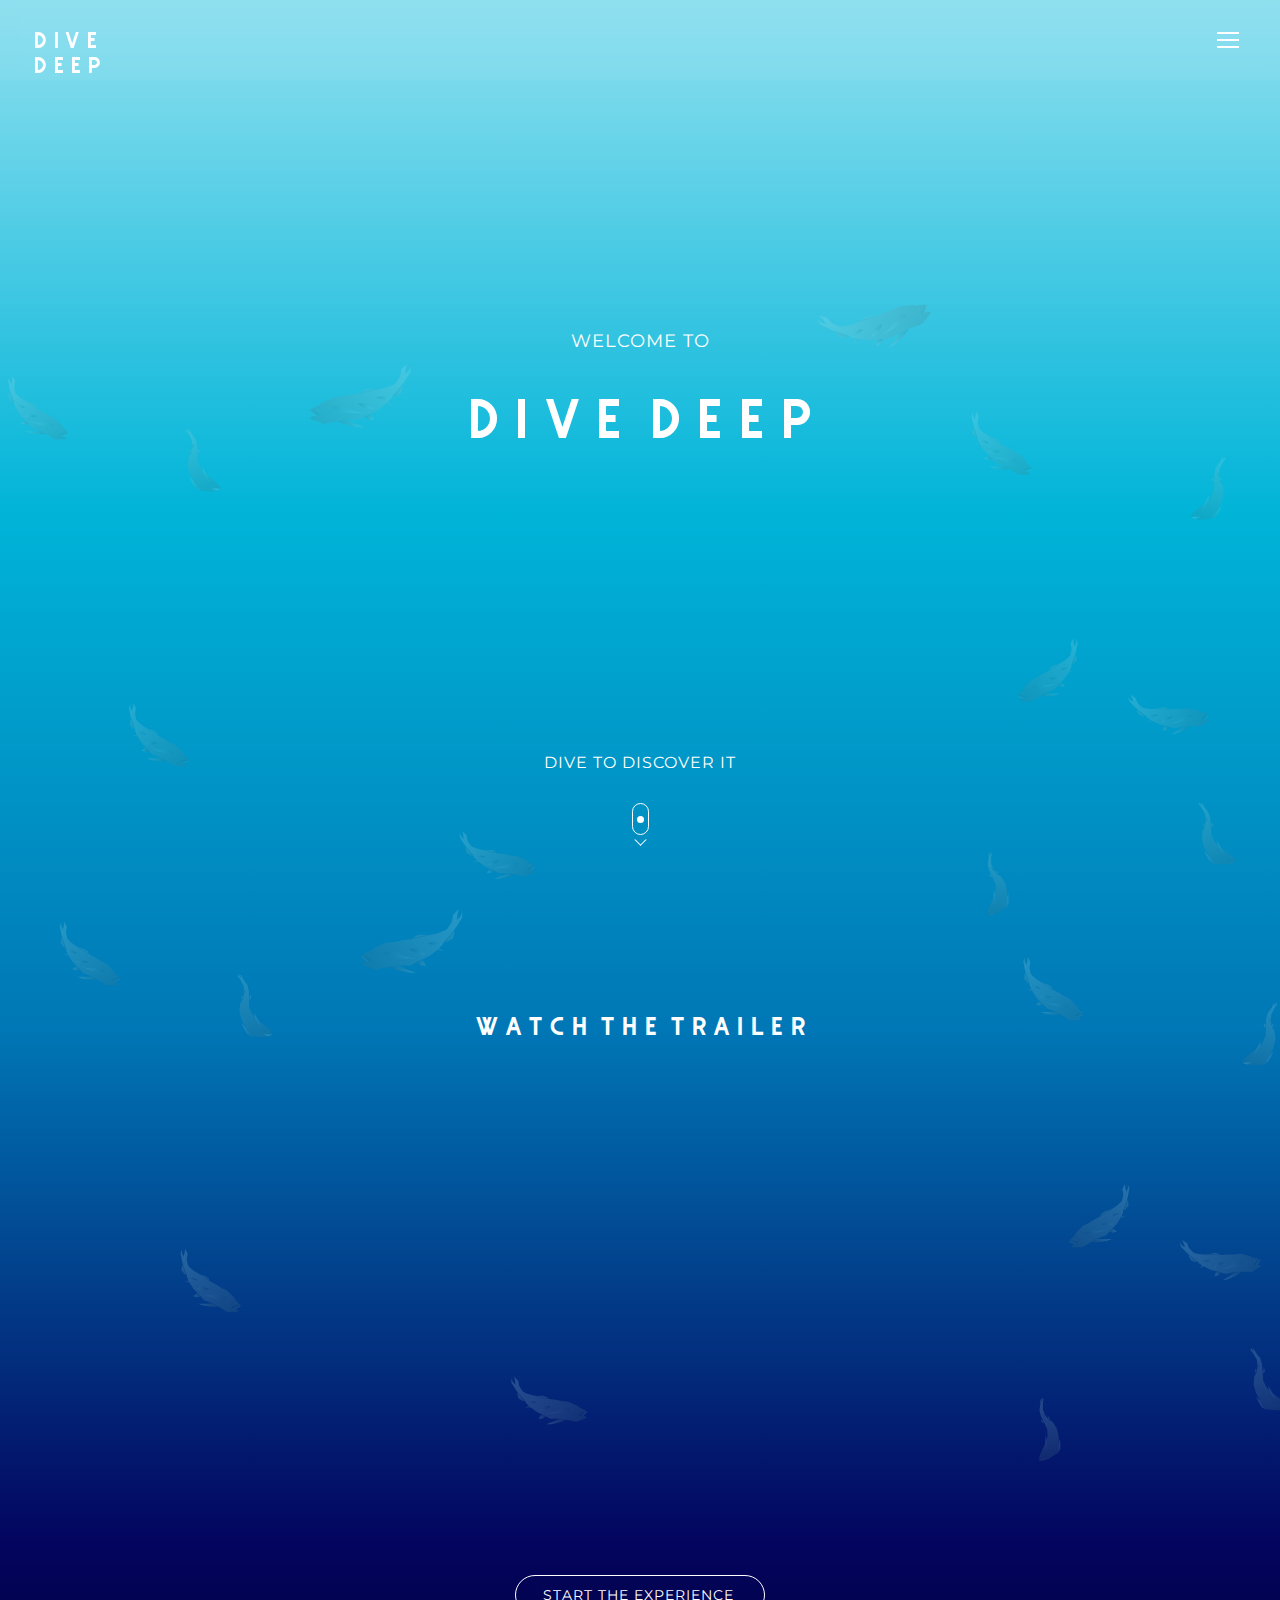
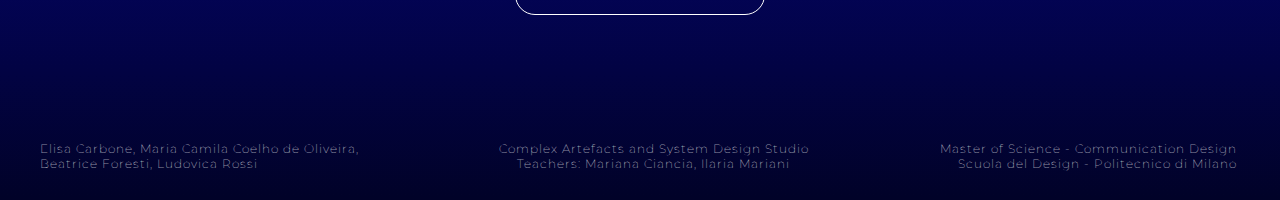
<file: index.html>
<!DOCTYPE html>
<html lang="en">

  <head>
    <meta charset="UTF-8"/>
    <meta name="viewport" content="width=device-width, initial-scale=1.0" />
    <meta http-equiv="X-UA-Compatible" content="ie=edge" />
    <link rel="stylesheet" href="style.css"/>
    <link rel="preconnect" href="https://fonts.gstatic.com">
    <link href="https://fonts.googleapis.com/css2?family=Montserrat:wght@300;400;700&display=swap" rel="stylesheet">
    <title> Dive Deep </title>
    <link rel="shortcut icon" href="assets/images/favicon.ico">
  </head>

  <body>

    <div id="background"> </div>
    <img id="bg-image" src="assets/images/bg-fish.svg">
    <img id="bg-image2" src="assets/images/bg-fish2.svg">

    <div id="topbar">
      <div id="topbarblur"> </div>
      <div id="divedeeplogo"> Dive Deep </div>
      <nav class="navbar">

        <div class="hamburger-menu">
          <div class="line line-1"> </div>
          <div class="line line-2"> </div>
          <div class="line line-3"> </div>
        </div>

        <ul class="nav-list">
            <li class="nav-item">
              <a href="index.html" class="nav-link"> <div class="logo"> Dive Deep </div> </a>
            </li>
            <li class="nav-item">
              <a href="casestudy.html" class="nav-link"> The project </a>
            </li>
            <li class="nav-item">
              <a href="extracontents.html" class="nav-link"> Spin Offs </a>
            </li>
            <li class="nav-item">
              <a href="digitalevent.html" class="nav-link"> Act Deep </a>
            </li>
            <li class="nav-item">
              <a href="credits.html" class="nav-link"> Credits </a>
            </li>
            <li class="nav-item">
              <a href="signin.html" class="nav-link"> Profile </a>
            </li>
        </ul>
      </nav>
    </div>

<div id="homepage">
    <div id="welcometo"> Welcome to </div>
    <div id="title"> Dive Deep </div>
    <div id="divetodiscoverit"> Dive to discover it </div>
    <div id="scroll-down"> <a href="#divedeeper" class="scroll-down">
          <div class="mouse"> <span> </span> </div>
          <div class="arrow"> <span> </span> </div>
        </a> </div>
</div>

<div id="divedeeper">
        <div id="watchthetrailer"> Watch the trailer </div>
        <div id="starttheexperience"> <a href="register.html" class="button"> Start the experience</a> </div>
        <div id="trailer-space"> <iframe src="https://player.vimeo.com/video/568156156?badge=0&amp;autopause=0&amp;player_id=0&amp;app_id=58479" width="640" height="360" frameborder="0" allow="autoplay; fullscreen; picture-in-picture" allowfullscreen title="Dive Deep Teaser"></iframe>
        </div>
</div>

<div id="footer-name">
  <ul class="name-list">
        <li class="name-item"> Elisa Carbone, Maria Camila Coelho de Oliveira, </li>
        <li class="name-item"> Beatrice Foresti, Ludovica Rossi </li>
      </ul> </div>

<div id="footer-teacher">
  <ul class="teacher-list">
        <li class="teacher-item"> Complex Artefacts and System Design Studio </li>
        <li class="teacher-item"> Teachers: Mariana Ciancia, Ilaria Mariani </li>
      </ul> </div>

<div id="footer-school">
  <ul class="school-list">
        <li class="school-item"> Master of Science - Communication Design </li>
        <li class="school-item"> Scuola del Design - Politecnico di Milano </li>
      </ul> </div>

    <script src="script.js"></script>
  </body>

</html>
</file>
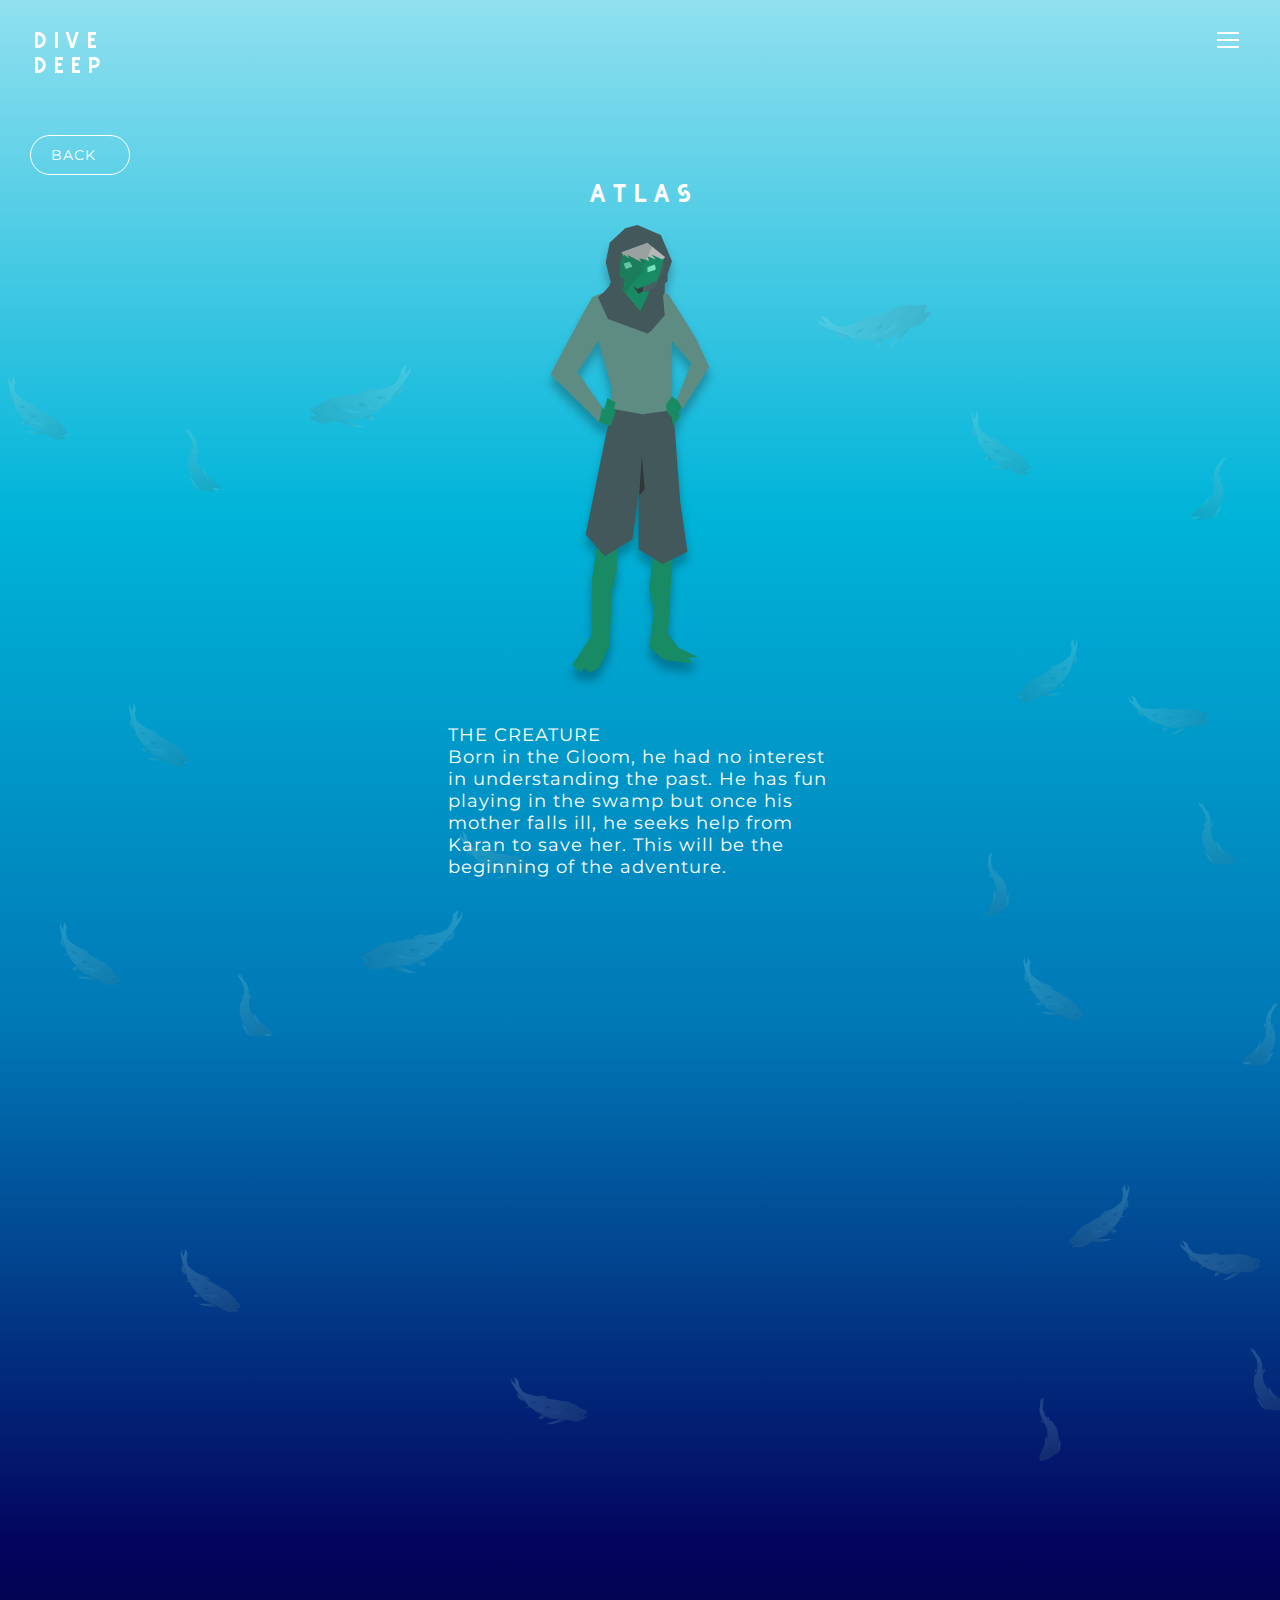
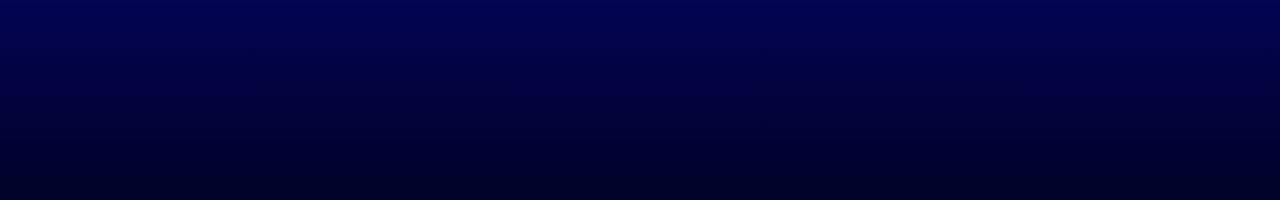
<file: casestudy-atlas.html>
<!DOCTYPE html>
<html lang="en">

  <head>
    <meta charset="UTF-8"/>
    <meta name="viewport" content="width=device-width, initial-scale=1.0" />
    <meta http-equiv="X-UA-Compatible" content="ie=edge" />
    <link rel="stylesheet" href="casestudy.css"/>
    <link rel="preconnect" href="https://fonts.gstatic.com">
    <link rel="preconnect" href="https://fonts.gstatic.com">
    <link href="https://fonts.googleapis.com/css2?family=Montserrat:wght@300;400;700&display=swap" rel="stylesheet">
    <title> Dive Deep - Atlas </title>
    <link rel="shortcut icon" href="assets/images/favicon.ico">
  </head>

  <body>

    <div id="background"> </div>
    <img id="bg-image-a" src="assets/images/bg-fish.svg">
    <img id="bg-image-a2" src="assets/images/bg-fish2.svg">
    <div id="topbar">
    <div id="divedeeplogo"> <a href="index.html" class="homepagelink"> Dive Deep </a> </div>

    <nav class="navbar">

      <div class="hamburger-menu">
        <div class="line line-1"> </div>
        <div class="line line-2"> </div>
        <div class="line line-3"> </div>
      </div>

      <ul class="nav-list">
          <li class="nav-item">
            <a href="index.html" class="nav-link"> <div class="logo"> Dive Deep </div> </a>
          </li>
          <li class="nav-item">
            <a href="casestudy.html" class="nav-link"> Case Study </a>
          </li>
          <li class="nav-item">
            <a href="extracontents.html" class="nav-link"> Extra Contents </a>
          </li>
          <li class="nav-item">
            <a href="digitalevent.html" class="nav-link"> Digital Event </a>
          </li>
          <li class="nav-item">
            <a href="credits.html" class="nav-link"> Credits </a>
          </li>
          <li class="nav-item">
            <a href="signin.html" class="nav-link"> Profile </a>
          </li>
      </ul>

    </nav> </div>

    <div id="karanpage">
      <div id="back"> <a href="casestudy.html#thecharacters" class="button b1"> Back </a> </div>
      <div id="karantitle" class="subtitle">Atlas</div>
      <img id="imgkaran2" src="assets/images/Atlas.svg" alt="Atlas" width="auto" height="auto">
      <div id="karantext"> THE CREATURE <br> Born in the Gloom, he had no interest in understanding the past. He has fun playing in the swamp but once his mother falls ill, he seeks help from Karan to save her. This will be the beginning of the adventure.
    </div>


    <!-- <p> This section is under construction!</p> -->

    <script src="script.js"></script>
  </body>

</html>
</file>
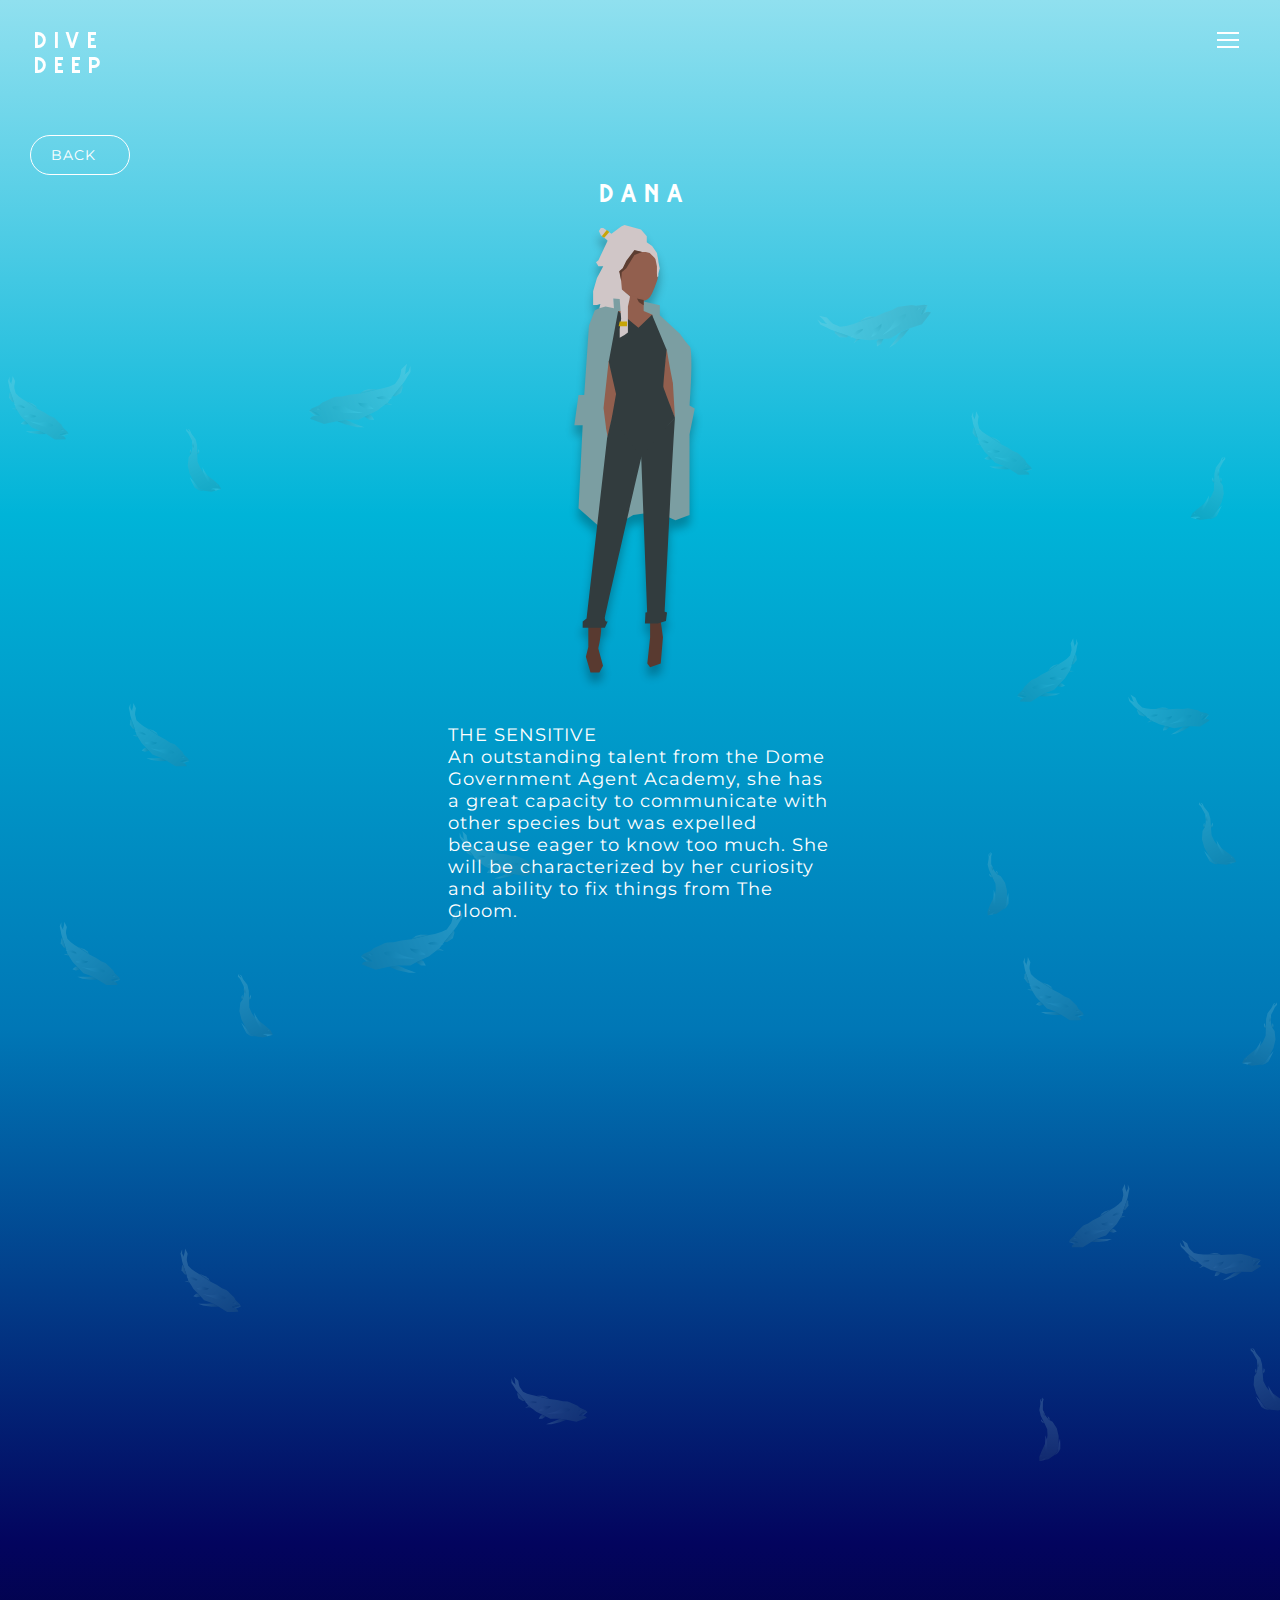
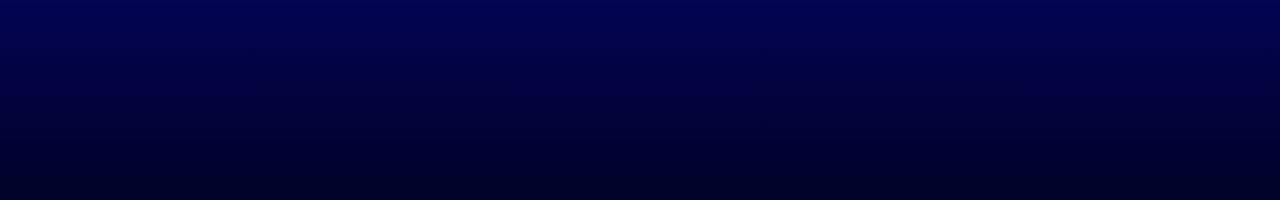
<file: casestudy-dana.html>
<!DOCTYPE html>
<html lang="en">

  <head>
    <meta charset="UTF-8"/>
    <meta name="viewport" content="width=device-width, initial-scale=1.0" />
    <meta http-equiv="X-UA-Compatible" content="ie=edge" />
    <link rel="stylesheet" href="casestudy.css"/>
    <link rel="preconnect" href="https://fonts.gstatic.com">
    <link rel="preconnect" href="https://fonts.gstatic.com">
    <link href="https://fonts.googleapis.com/css2?family=Montserrat:wght@300;400;700&display=swap" rel="stylesheet">
    <title> Dive Deep - Dana </title>
    <link rel="shortcut icon" href="assets/images/favicon.ico">
  </head>

  <body>

    <div id="background"> </div>
    <img id="bg-image-a" src="assets/images/bg-fish.svg">
    <img id="bg-image-a2" src="assets/images/bg-fish2.svg">
    <div id="topbar">
    <div id="divedeeplogo"> <a href="index.html" class="homepagelink"> Dive Deep </a> </div>

    <nav class="navbar">

      <div class="hamburger-menu">
        <div class="line line-1"> </div>
        <div class="line line-2"> </div>
        <div class="line line-3"> </div>
      </div>

      <ul class="nav-list">
          <li class="nav-item">
            <a href="index.html" class="nav-link"> <div class="logo"> Dive Deep </div> </a>
          </li>
          <li class="nav-item">
            <a href="casestudy.html" class="nav-link"> Case Study </a>
          </li>
          <li class="nav-item">
            <a href="extracontents.html" class="nav-link"> Extra Contents </a>
          </li>
          <li class="nav-item">
            <a href="digitalevent.html" class="nav-link"> Digital Event </a>
          </li>
          <li class="nav-item">
            <a href="credits.html" class="nav-link"> Credits </a>
          </li>
          <li class="nav-item">
            <a href="signin.html" class="nav-link"> Profile </a>
          </li>
      </ul>

    </nav> </div>

    <div id="karanpage">
      <div id="back"> <a href="casestudy.html#thecharacters" class="button b1"> Back </a> </div>
      <div id="karantitle" class="subtitle">Dana</div>
      <img id="imgkaran2" src="assets/images/Dana.svg" alt="Atlas" width="auto" height="auto">
      <div id="karantext"> THE SENSITIVE <br> An outstanding talent from the Dome Government Agent Academy, she has a great capacity to communicate with other species but was expelled because eager to know too much. She will be characterized by her curiosity and ability to fix things from The Gloom.
    </div>


    <!-- <p> This section is under construction!</p> -->

    <script src="script.js"></script>
  </body>

</html>
</file>
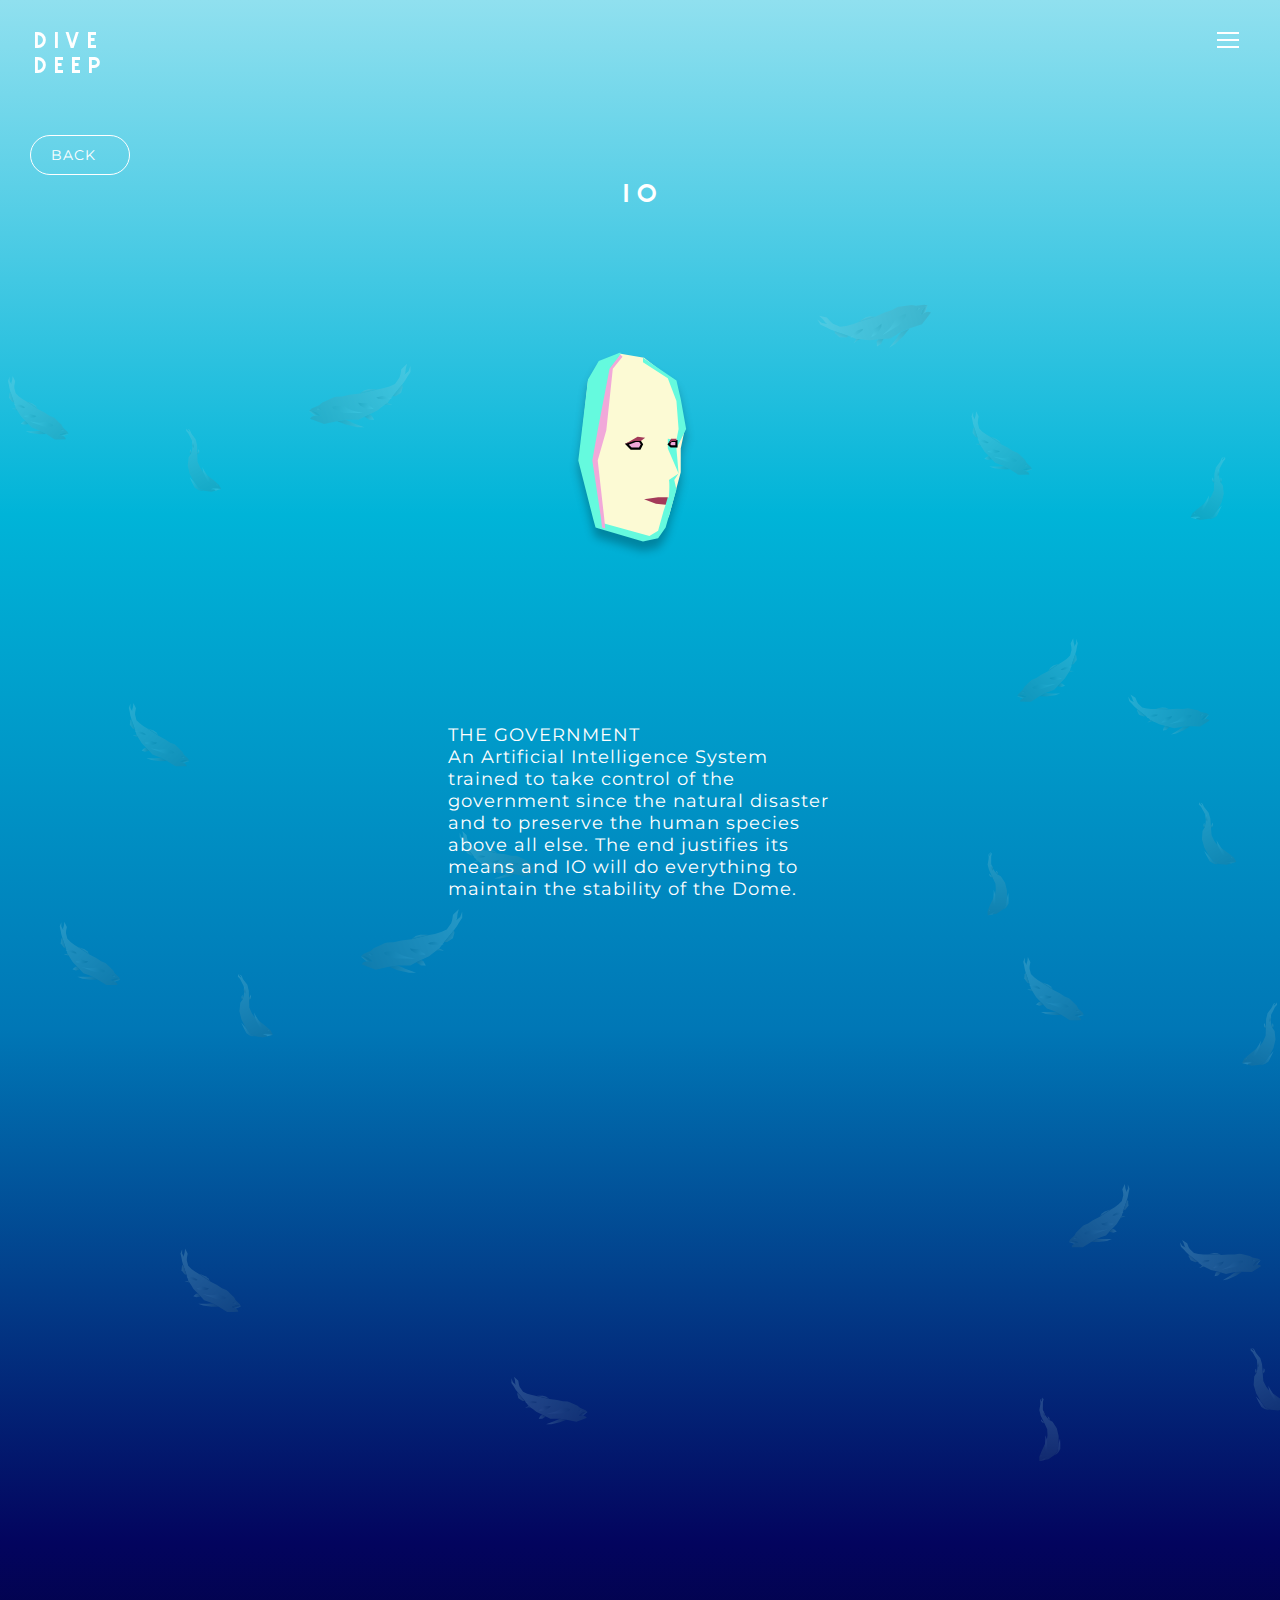
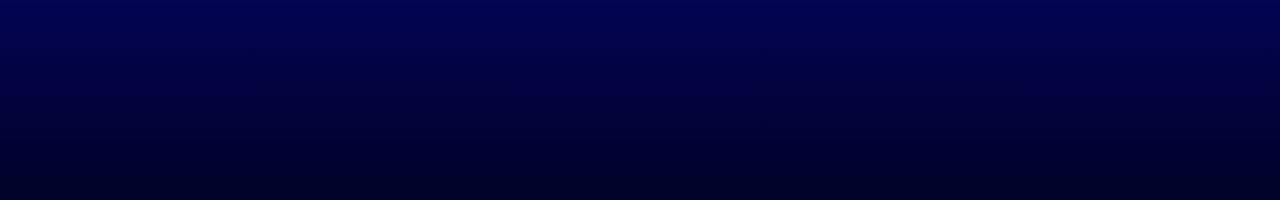
<file: casestudy-io.html>
<!DOCTYPE html>
<html lang="en">

  <head>
    <meta charset="UTF-8"/>
    <meta name="viewport" content="width=device-width, initial-scale=1.0" />
    <meta http-equiv="X-UA-Compatible" content="ie=edge" />
    <link rel="stylesheet" href="casestudy.css"/>
    <link rel="preconnect" href="https://fonts.gstatic.com">
    <link rel="preconnect" href="https://fonts.gstatic.com">
    <link href="https://fonts.googleapis.com/css2?family=Montserrat:wght@300;400;700&display=swap" rel="stylesheet">
    <title> Dive Deep - IO </title>
    <link rel="shortcut icon" href="assets/images/favicon.ico">
  </head>

  <body>

    <div id="background"> </div>
    <img id="bg-image-a" src="assets/images/bg-fish.svg">
    <img id="bg-image-a2" src="assets/images/bg-fish2.svg">
    <div id="topbar">
    <div id="divedeeplogo"> <a href="index.html" class="homepagelink"> Dive Deep </a> </div>

    <nav class="navbar">

      <div class="hamburger-menu">
        <div class="line line-1"> </div>
        <div class="line line-2"> </div>
        <div class="line line-3"> </div>
      </div>

      <ul class="nav-list">
          <li class="nav-item">
            <a href="index.html" class="nav-link"> <div class="logo"> Dive Deep </div> </a>
          </li>
          <li class="nav-item">
            <a href="casestudy.html" class="nav-link"> Case Study </a>
          </li>
          <li class="nav-item">
            <a href="extracontents.html" class="nav-link"> Extra Contents </a>
          </li>
          <li class="nav-item">
            <a href="digitalevent.html" class="nav-link"> Digital Event </a>
          </li>
          <li class="nav-item">
            <a href="credits.html" class="nav-link"> Credits </a>
          </li>
          <li class="nav-item">
            <a href="signin.html" class="nav-link"> Profile </a>
          </li>
      </ul>

    </nav> </div>

    <div id="karanpage">
    <div id="back"> <a href="casestudy.html#thecharacters" class="button b1"> Back </a> </div>
      <div id="karantitle" class="subtitle">IO</div>
      <img id="imgkaran2" src="assets/images/IO.svg" alt="Atlas" width="auto" height="auto">
      <div id="karantext"> THE GOVERNMENT <br> An Artificial Intelligence System trained to take control of the government since the natural disaster and to preserve the human species above all else. The end justifies its means and IO will do everything to maintain the stability of the Dome.
    </div>


    <!-- <p> This section is under construction!</p> -->

    <script src="script.js"></script>
  </body>

</html>
</file>
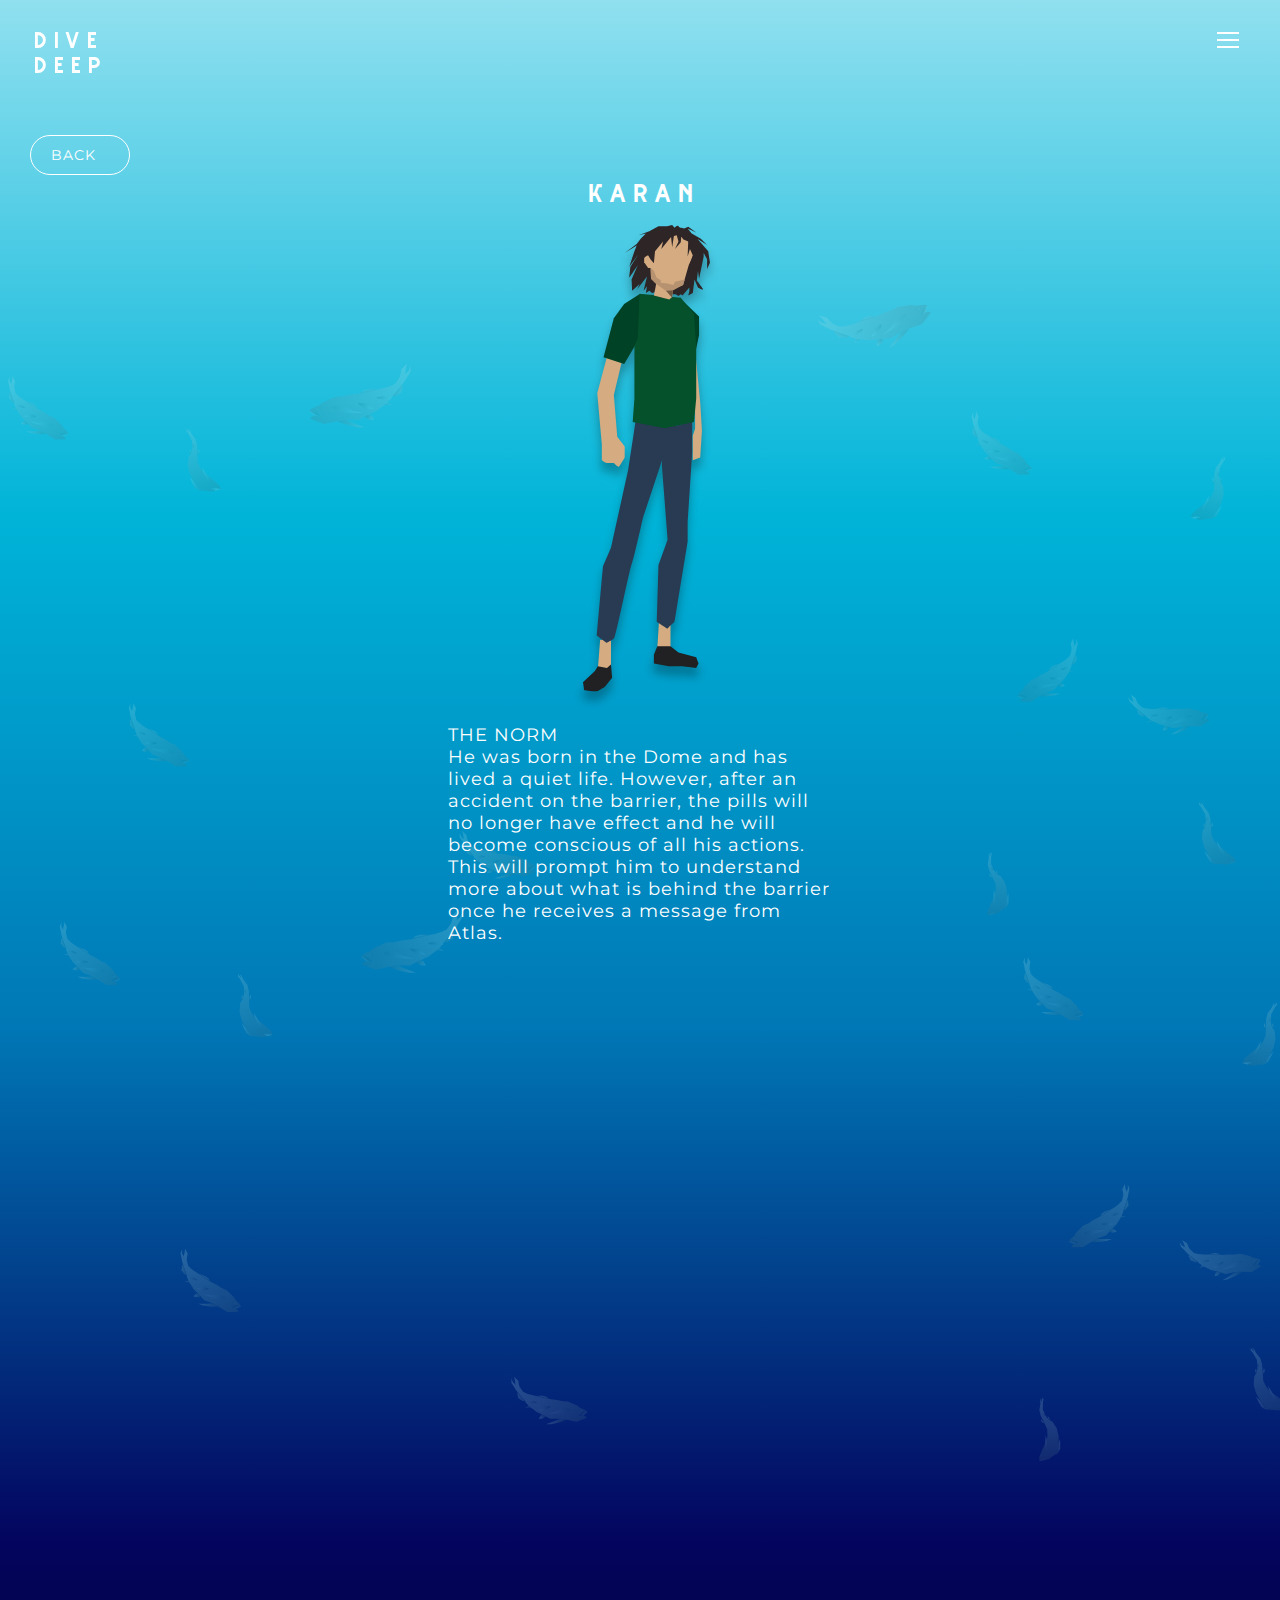
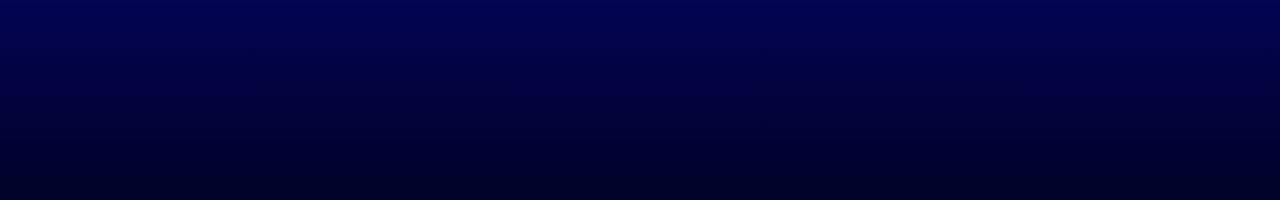
<file: casestudy-karan.html>
<!DOCTYPE html>
<html lang="en">

  <head>
    <meta charset="UTF-8"/>
    <meta name="viewport" content="width=device-width, initial-scale=1.0" />
    <meta http-equiv="X-UA-Compatible" content="ie=edge" />
    <link rel="stylesheet" href="casestudy.css"/>
    <link rel="preconnect" href="https://fonts.gstatic.com">
    <link rel="preconnect" href="https://fonts.gstatic.com">
    <link href="https://fonts.googleapis.com/css2?family=Montserrat:wght@300;400;700&display=swap" rel="stylesheet">
    <title> Dive Deep - Karan </title>
    <link rel="shortcut icon" href="assets/images/favicon.ico">
  </head>

  <body>

    <div id="background"> </div>
    <img id="bg-image-a" src="assets/images/bg-fish.svg">
    <img id="bg-image-a2" src="assets/images/bg-fish2.svg">
    <div id="topbar">
    <div id="divedeeplogo"> <a href="index.html" class="homepagelink"> Dive Deep </a> </div>

    <nav class="navbar">

      <div class="hamburger-menu">
        <div class="line line-1"> </div>
        <div class="line line-2"> </div>
        <div class="line line-3"> </div>
      </div>

      <ul class="nav-list">
          <li class="nav-item">
            <a href="index.html" class="nav-link"> <div class="logo"> Dive Deep </div> </a>
          </li>
          <li class="nav-item">
            <a href="casestudy.html" class="nav-link"> Case Study </a>
          </li>
          <li class="nav-item">
            <a href="extracontents.html" class="nav-link"> Extra Contents </a>
          </li>
          <li class="nav-item">
            <a href="digitalevent.html" class="nav-link"> Digital Event </a>
          </li>
          <li class="nav-item">
            <a href="credits.html" class="nav-link"> Credits </a>
          </li>
          <li class="nav-item">
            <a href="signin.html" class="nav-link"> Profile </a>
          </li>
      </ul>

    </nav> </div>

    <div id="karanpage">
      <div id="back"> <a href="casestudy.html#thecharacters" class="button b1"> Back </a> </div>
      <div id="karantitle" class="subtitle">Karan</div>
      <img id="imgkaran2" src="assets/images/Karan.svg" alt="The Dome" width="auto" height="auto">
      <div id="karantext"> THE NORM <br> He was born in the Dome and has lived a quiet life. However, after an accident on the barrier, the pills will no longer have effect and he will become conscious of all his actions. This will prompt him to understand more about what is behind the barrier once he receives a message from Atlas.
      </div>
    </div>


    <!-- <p> This section is under construction!</p> -->

    <script src="script.js"></script>
  </body>

</html>
</file>
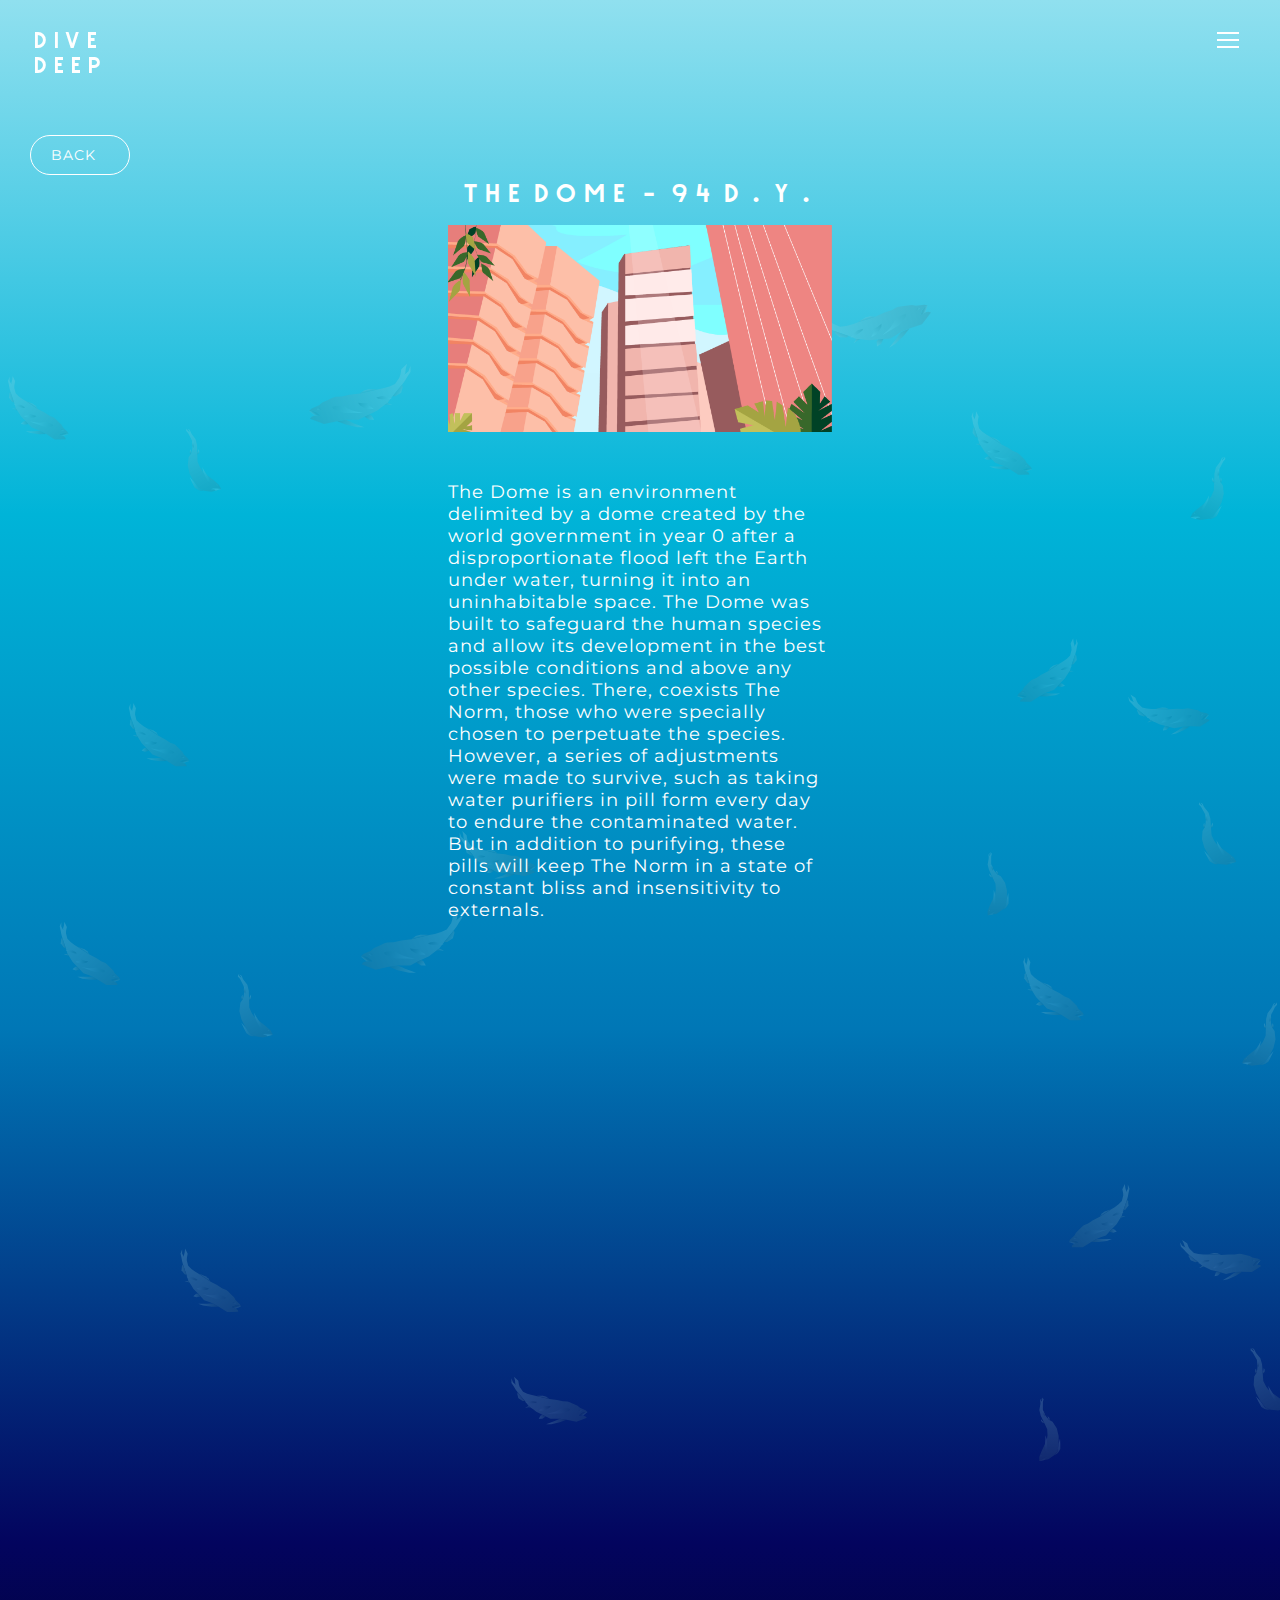
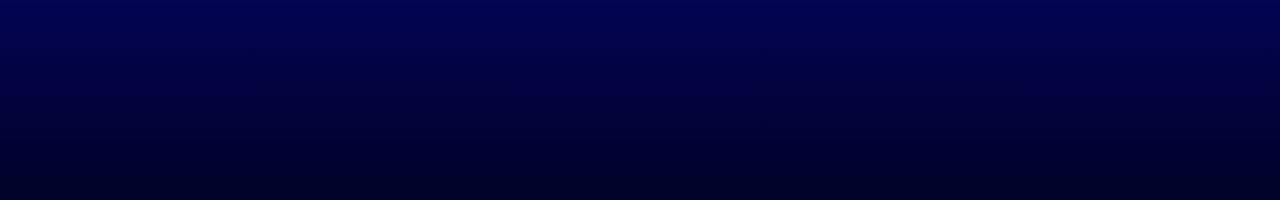
<file: casestudy-thedome.html>
<!DOCTYPE html>
<html lang="en">

  <head>
    <meta charset="UTF-8"/>
    <meta name="viewport" content="width=device-width, initial-scale=1.0" />
    <meta http-equiv="X-UA-Compatible" content="ie=edge" />
    <link rel="stylesheet" href="casestudy.css"/>
    <link rel="preconnect" href="https://fonts.gstatic.com">
    <link rel="preconnect" href="https://fonts.gstatic.com">
    <link href="https://fonts.googleapis.com/css2?family=Montserrat:wght@300;400;700&display=swap" rel="stylesheet">
    <title> Dive Deep - The Dome </title>
    <link rel="shortcut icon" href="assets/images/favicon.ico">
  </head>

  <body>

    <div id="background"> </div>
    <img id="bg-image-a" src="assets/images/bg-fish.svg">
    <img id="bg-image-a2" src="assets/images/bg-fish2.svg">
    <div id="topbar">
    <div id="divedeeplogo"> <a href="index.html" class="homepagelink"> Dive Deep </a> </div>

    <nav class="navbar">

      <div class="hamburger-menu">
        <div class="line line-1"> </div>
        <div class="line line-2"> </div>
        <div class="line line-3"> </div>
      </div>

      <ul class="nav-list">
          <li class="nav-item">
            <a href="index.html" class="nav-link"> <div class="logo"> Dive Deep </div> </a>
          </li>
          <li class="nav-item">
            <a href="casestudy.html" class="nav-link"> Case Study </a>
          </li>
          <li class="nav-item">
            <a href="extracontents.html" class="nav-link"> Extra Contents </a>
          </li>
          <li class="nav-item">
            <a href="digitalevent.html" class="nav-link"> Digital Event </a>
          </li>
          <li class="nav-item">
            <a href="credits.html" class="nav-link"> Credits </a>
          </li>
          <li class="nav-item">
            <a href="signin.html" class="nav-link"> Profile </a>
          </li>
      </ul>

    </nav> </div>

    <div id="thedomepage">
    <div id="back"> <a href="casestudy.html#theworld" class="button b1"> Back </a> </div>
      <div id="thedometitle" class="subtitle">The Dome - 94 d.y.</div>
      <img id="imgdome" src="assets/images/The_dome.png" alt="The Dome" width="auto" height="auto">
      <div id="thedometext"> The Dome is an environment delimited by a dome created by the world government in year 0 after a disproportionate flood left the Earth under water, turning it into an uninhabitable space. The Dome was built to safeguard the human species and allow its development in the best possible conditions and above any other species. There, coexists The Norm, those who were specially chosen to perpetuate the species. However, a series of adjustments were made to survive, such as taking water purifiers in pill form every day to endure the contaminated water. But in addition to purifying, these pills will keep The Norm in a state of constant bliss and insensitivity to externals.
      </div>
    </div>


    <!-- <p> This section is under construction!</p> -->

    <script src="script.js"></script>
  </body>

</html>
</file>
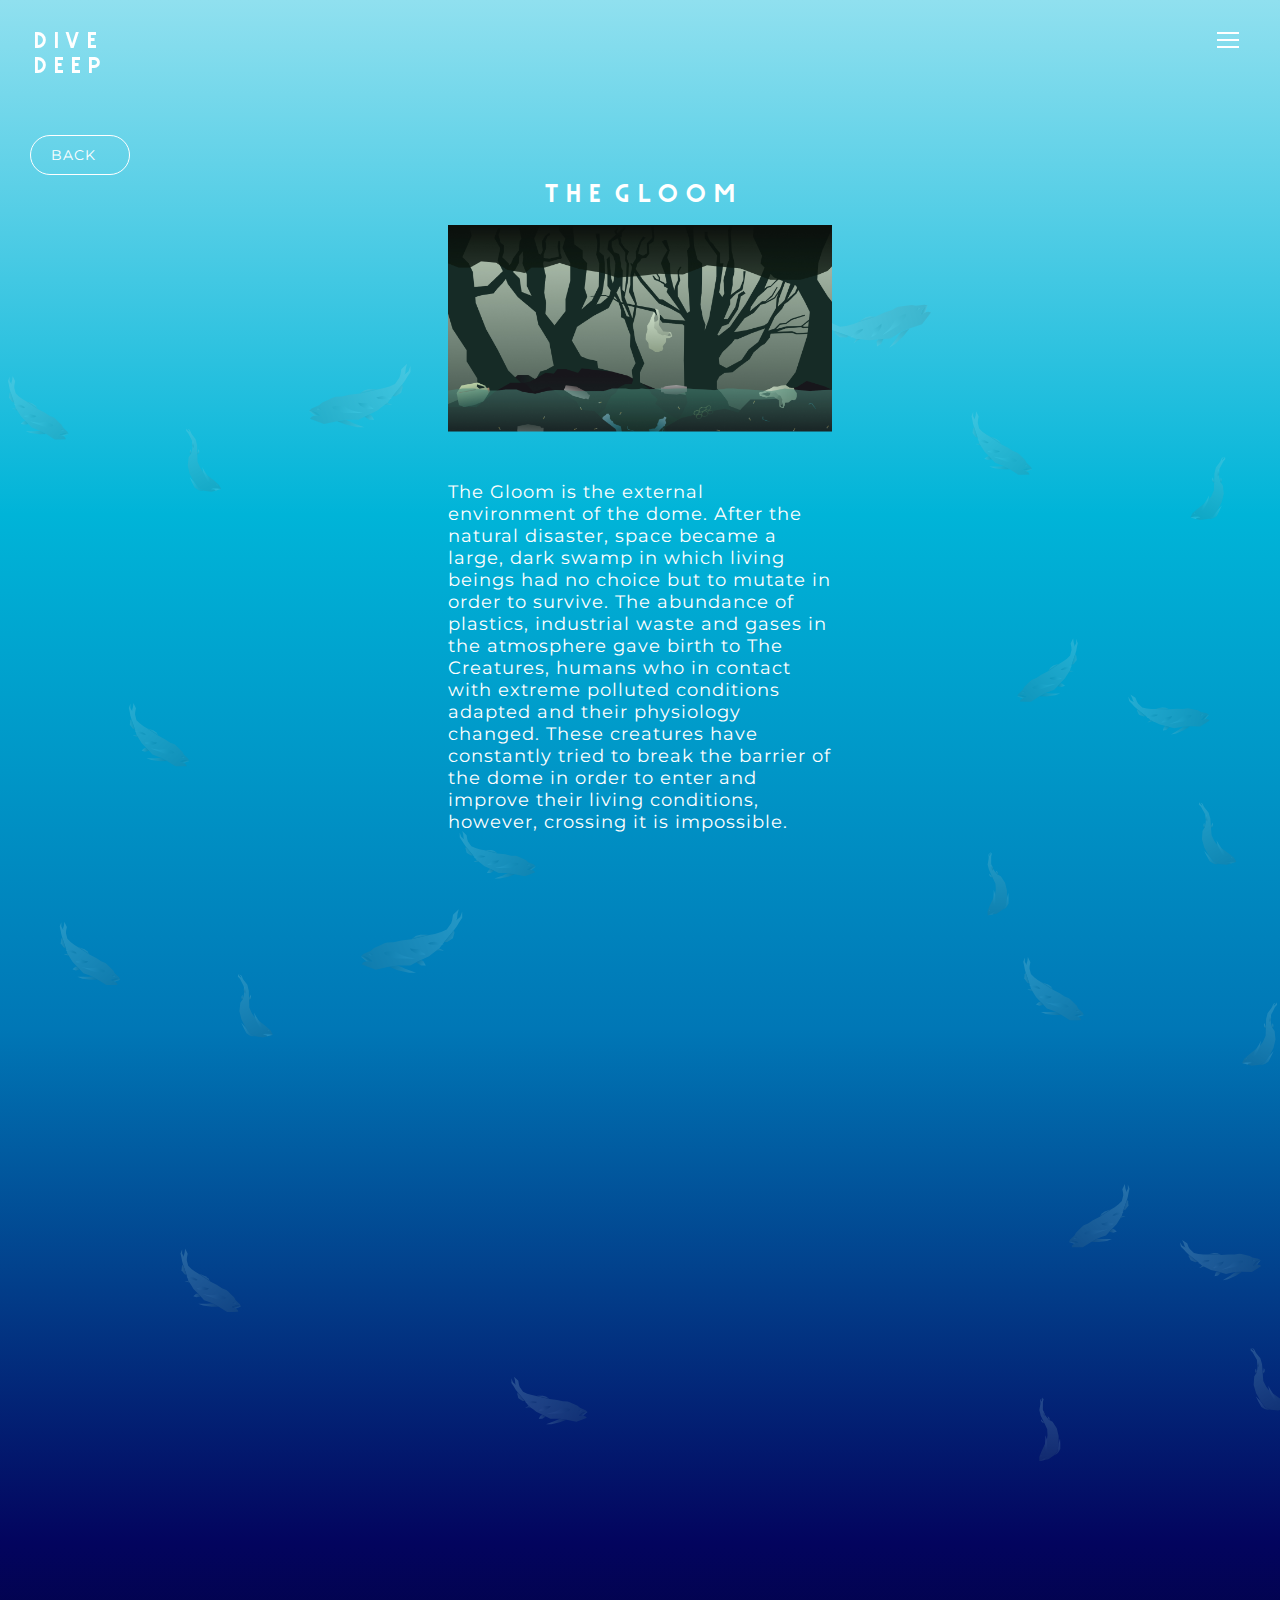
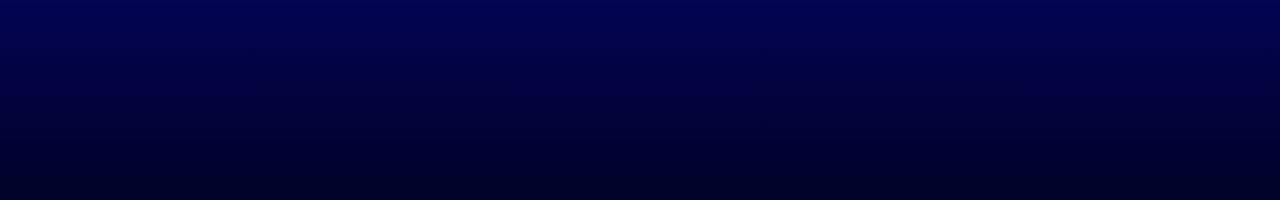
<file: casestudy-thegloom.html>
<!DOCTYPE html>
<html lang="en">

  <head>
    <meta charset="UTF-8"/>
    <meta name="viewport" content="width=device-width, initial-scale=1.0" />
    <meta http-equiv="X-UA-Compatible" content="ie=edge" />
    <link rel="stylesheet" href="casestudy.css"/>
    <link rel="preconnect" href="https://fonts.gstatic.com">
    <link rel="preconnect" href="https://fonts.gstatic.com">
    <link href="https://fonts.googleapis.com/css2?family=Montserrat:wght@300;400;700&display=swap" rel="stylesheet">
    <title> Dive Deep - The Gloom </title>
    <link rel="shortcut icon" href="assets/images/favicon.ico">
  </head>

  <body>

    <div id="background"> </div>
    <img id="bg-image-a" src="assets/images/bg-fish.svg">
    <img id="bg-image-a2" src="assets/images/bg-fish2.svg">

    <div id="topbar">
    <div id="divedeeplogo"> <a href="index.html" class="homepagelink"> Dive Deep </a> </div>

    <nav class="navbar">

      <div class="hamburger-menu">
        <div class="line line-1"> </div>
        <div class="line line-2"> </div>
        <div class="line line-3"> </div>
      </div>

      <ul class="nav-list">
          <li class="nav-item">
            <a href="index.html" class="nav-link"> <div class="logo"> Dive Deep </div> </a>
          </li>
          <li class="nav-item">
            <a href="casestudy.html" class="nav-link"> Case Study </a>
          </li>
          <li class="nav-item">
            <a href="extracontents.html" class="nav-link"> Extra Contents </a>
          </li>
          <li class="nav-item">
            <a href="digitalevent.html" class="nav-link"> Digital Event </a>
          </li>
          <li class="nav-item">
            <a href="credits.html" class="nav-link"> Credits </a>
          </li>
          <li class="nav-item">
            <a href="signin.html" class="nav-link"> Profile </a>
          </li>
      </ul>

    </nav> </div>

    <div id="thedomepage">
    <div id="back"> <a href="casestudy.html#theworld" class="button b1"> Back </a> </div>
      <div id="thedometitle" class="subtitle">The Gloom</div>
      <img id="imgdome" src="assets/images/The_gloom.png" alt="The Gloom" width="auto" height="auto">
      <div id="thedometext"> The Gloom is the external environment of the dome. After the natural disaster, space became a large, dark swamp in which living beings had no choice but to mutate in order to survive. The abundance of plastics, industrial waste and gases in the atmosphere gave birth to The Creatures, humans who in contact with extreme polluted conditions adapted and their physiology changed. These creatures have constantly tried to break the barrier of the dome in order to enter and improve their living conditions, however, crossing it is impossible.
      </div>
    </div>


    <!-- <p> This section is under construction!</p> -->

    <script src="script.js"></script>
  </body>

</html>
</file>
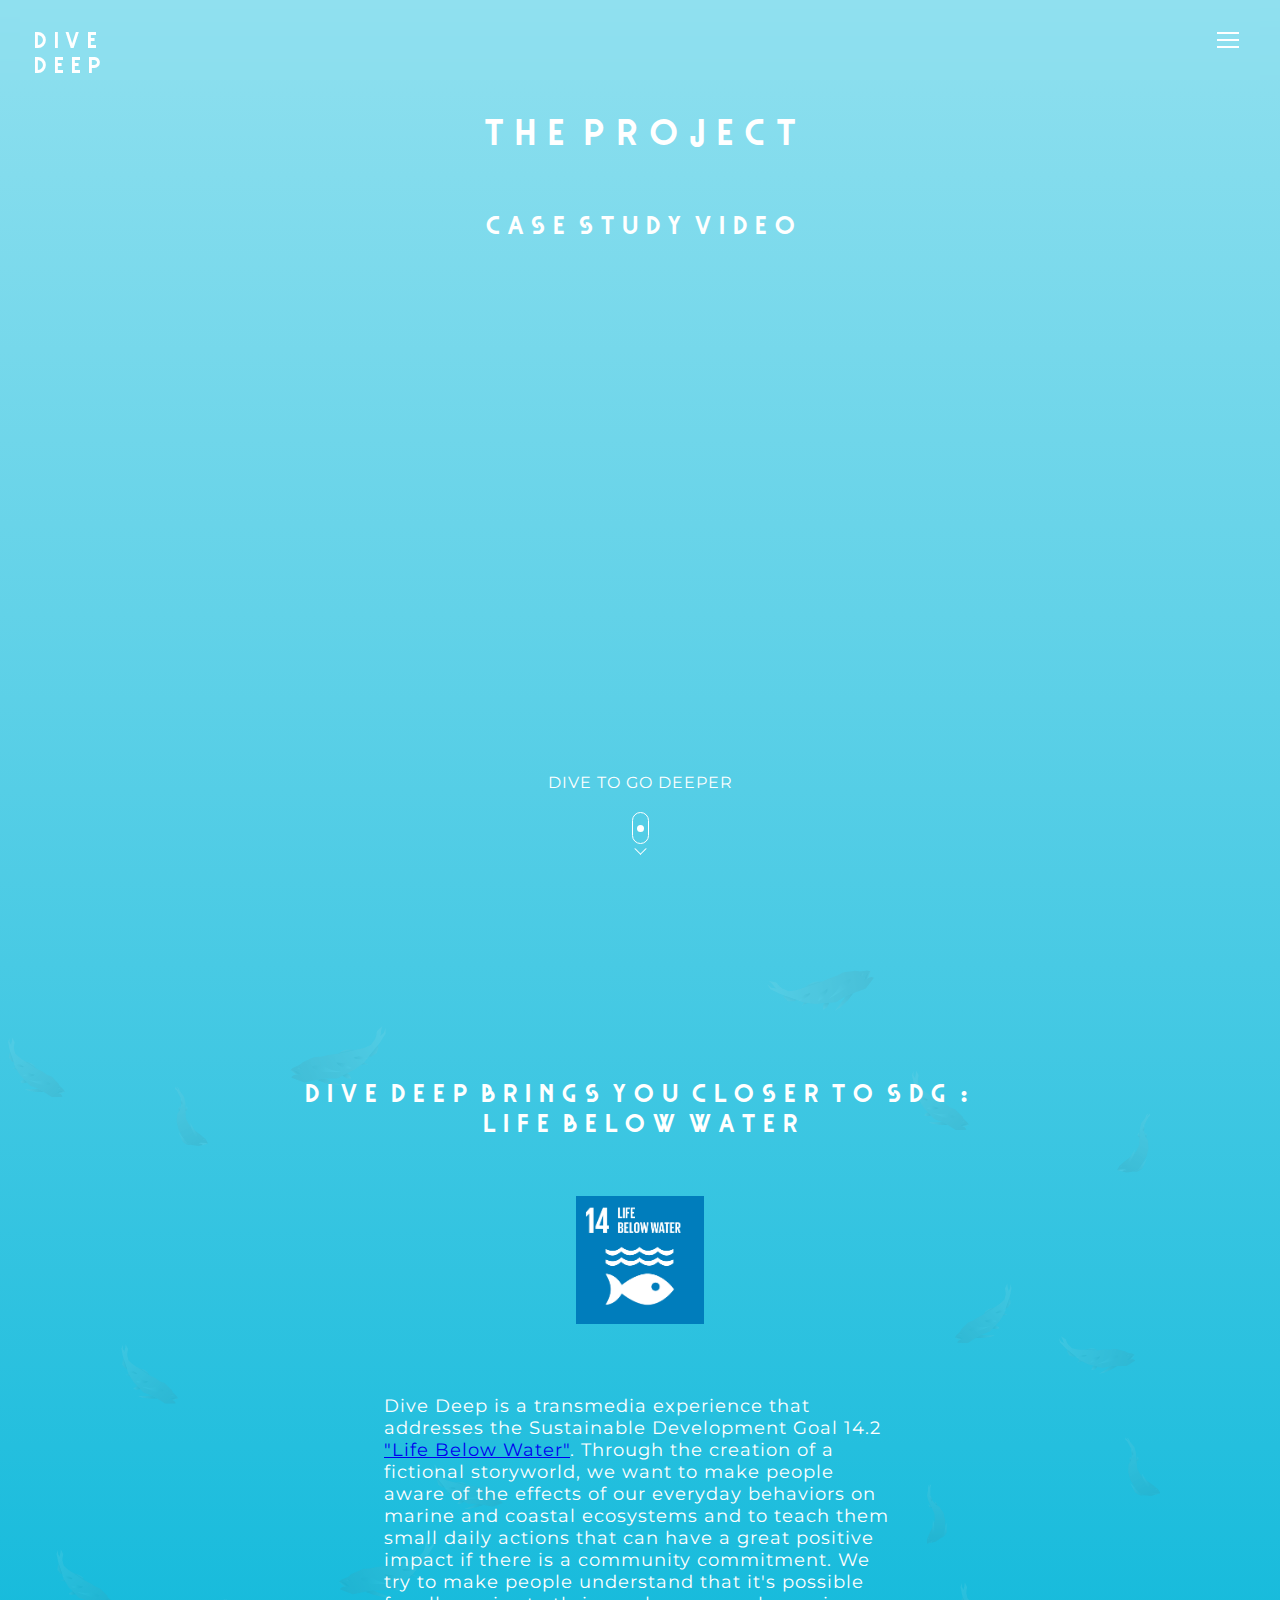
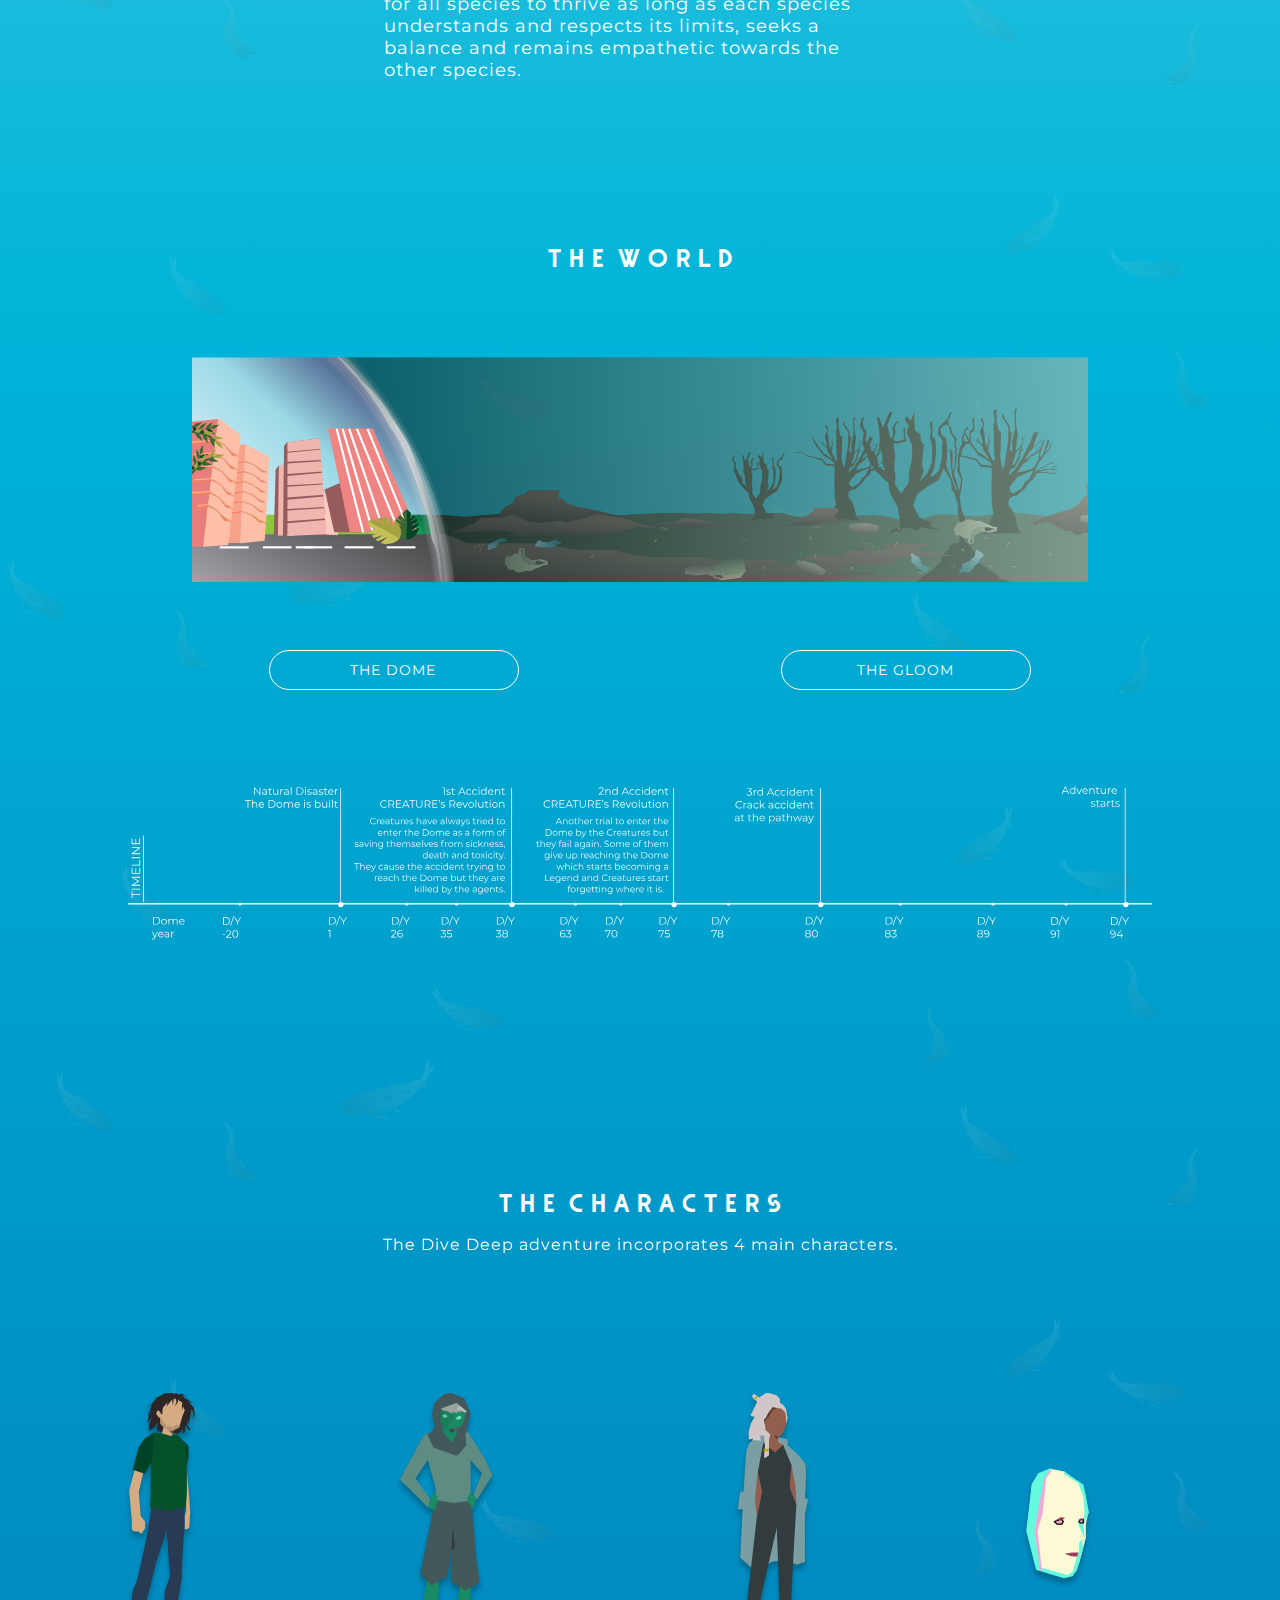
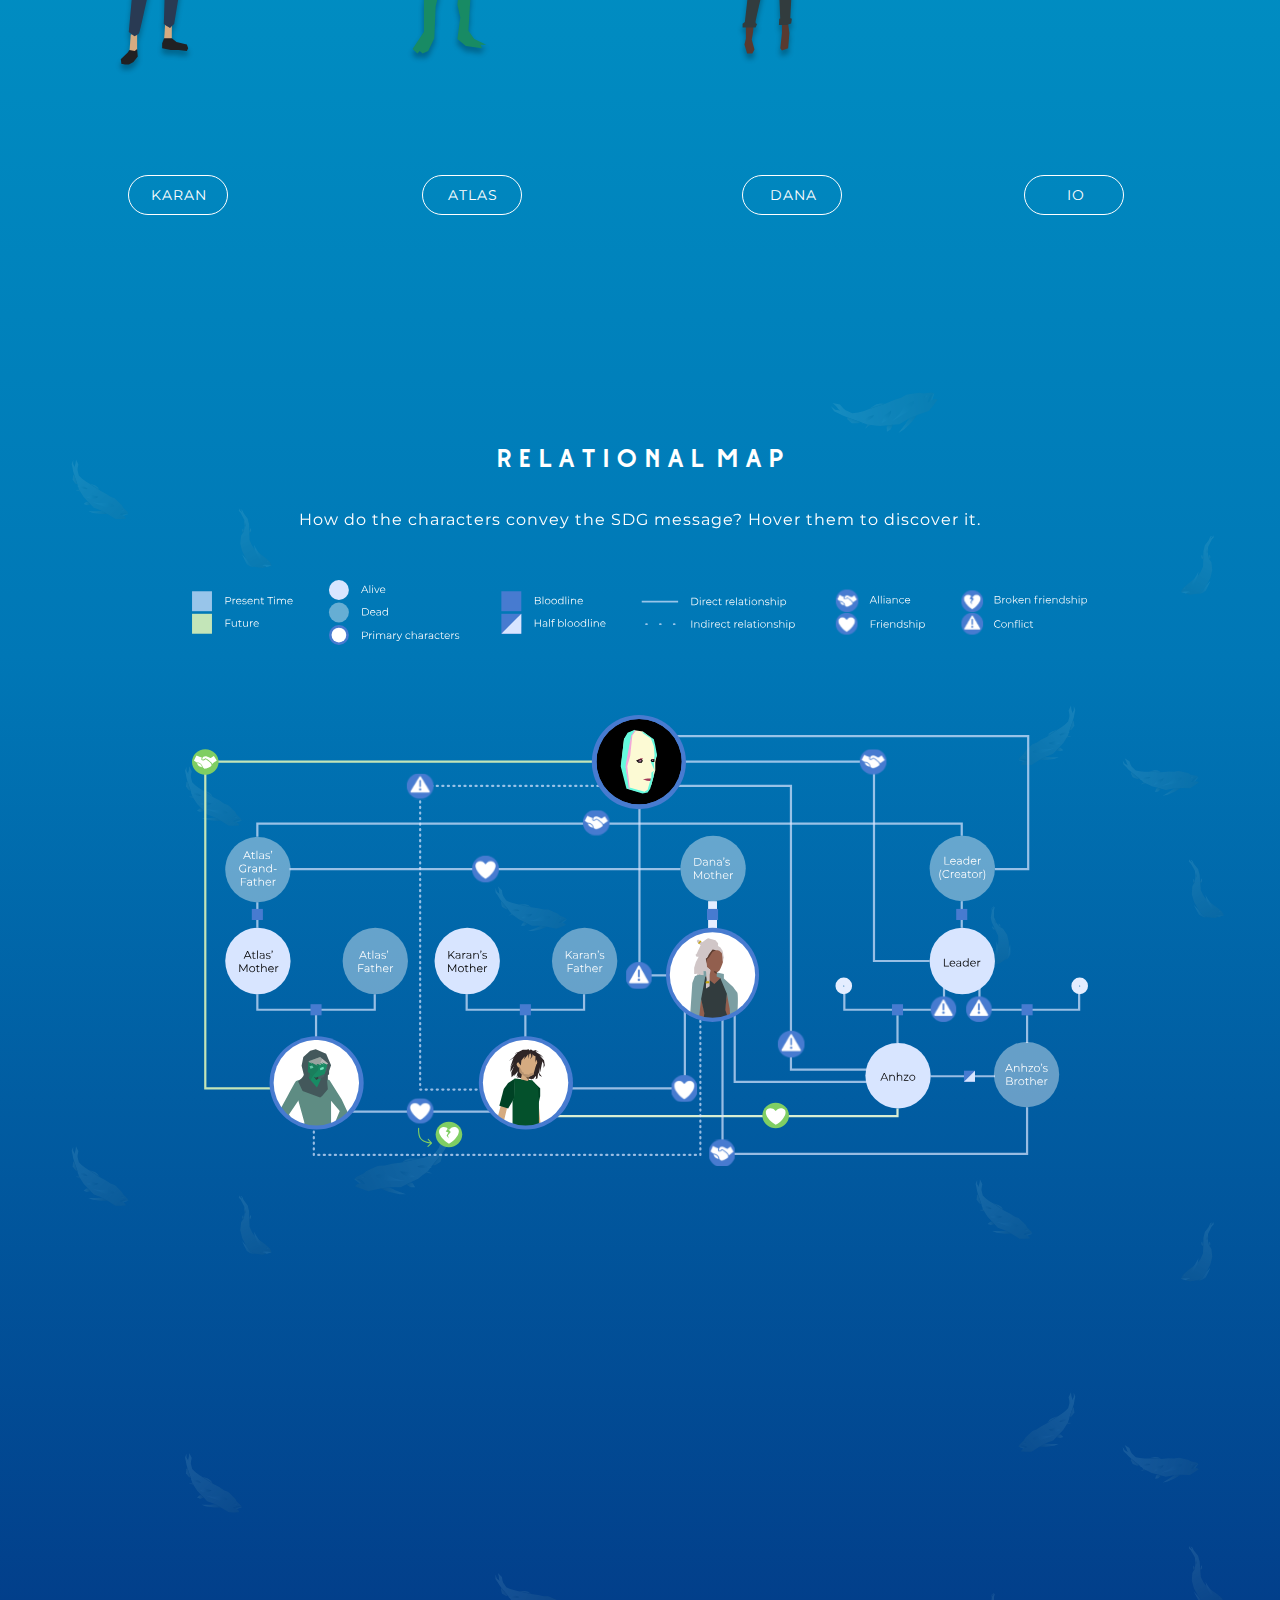
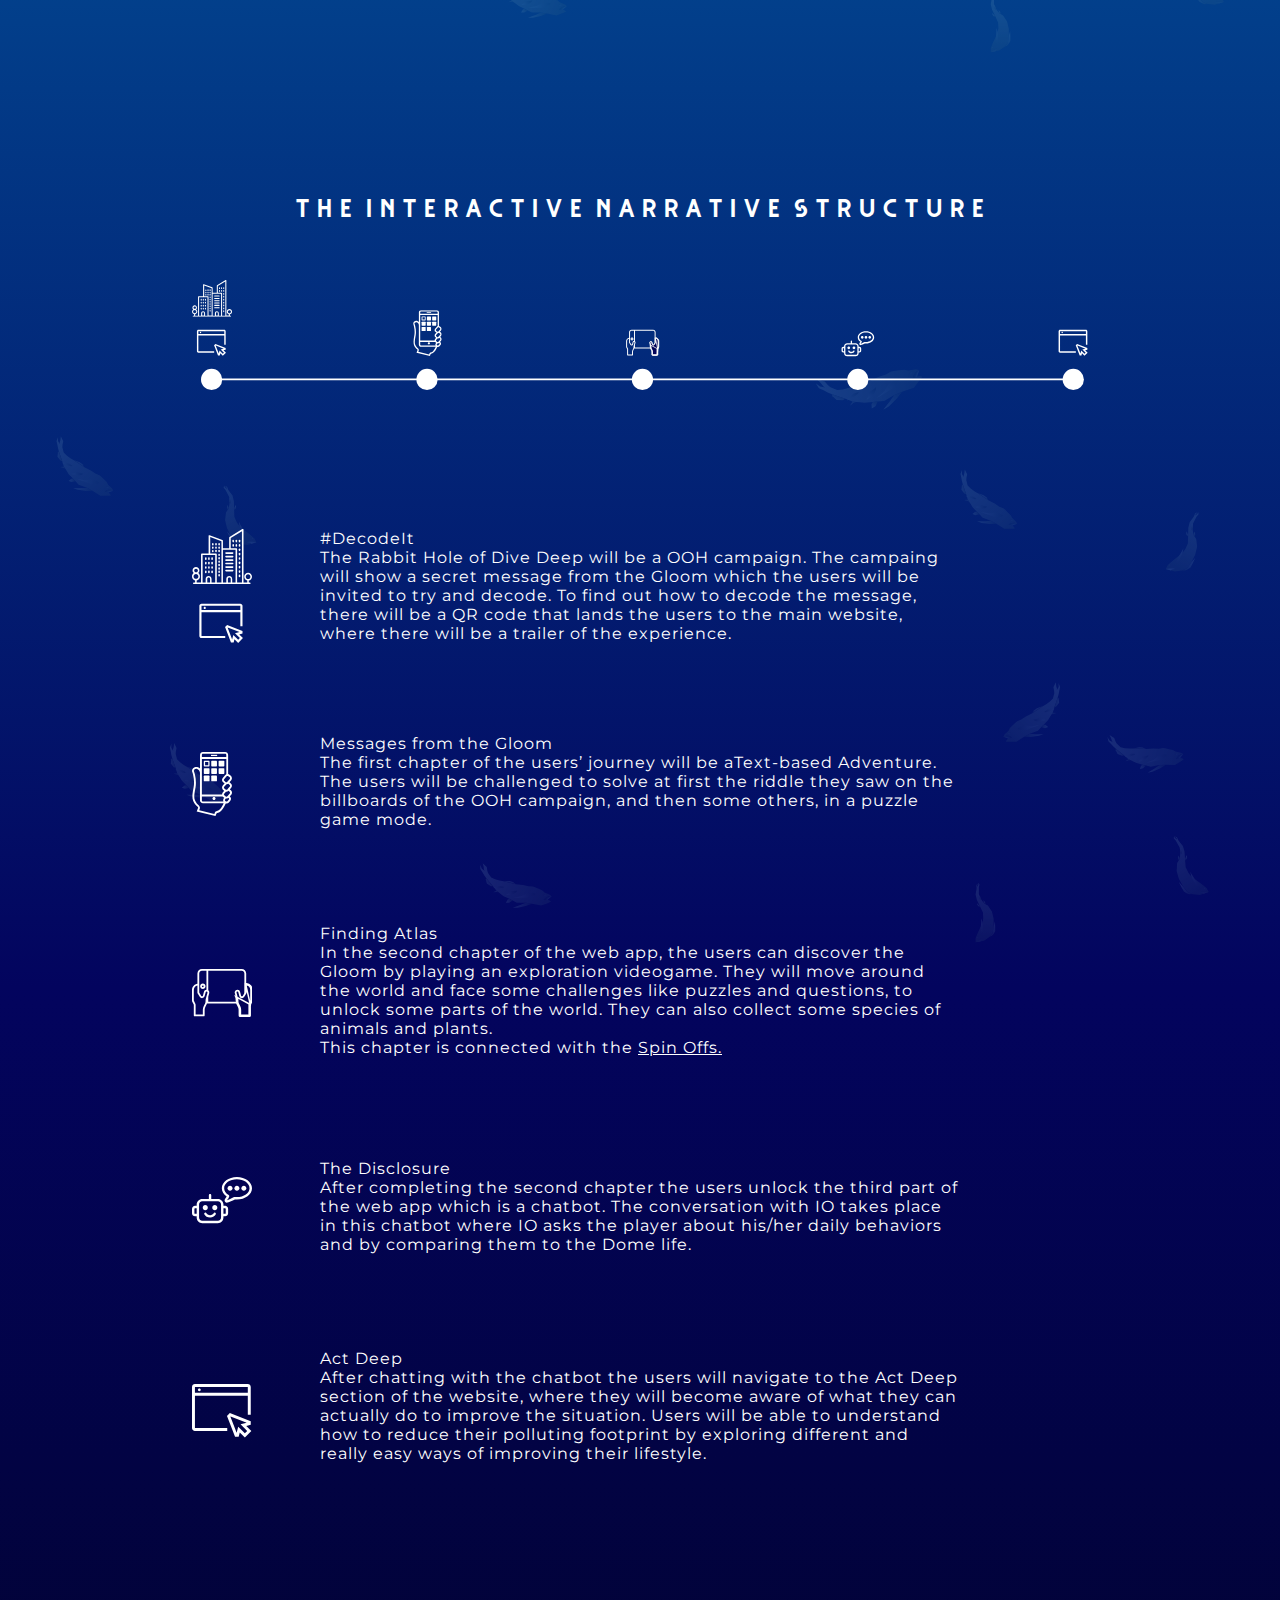
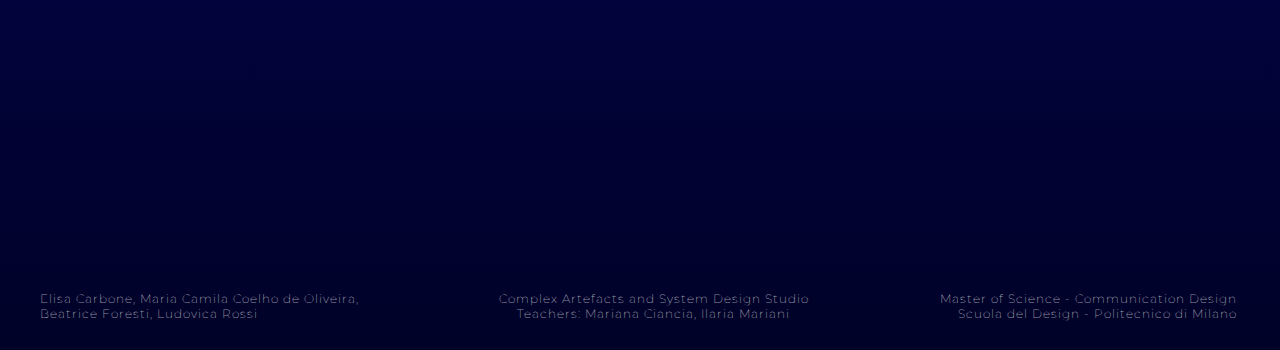
<file: casestudy.html>
<!DOCTYPE html>
<html lang="en">

  <head>
    <meta charset="UTF-8"/>
    <meta name="viewport" content="width=device-width, initial-scale=1.0" />
    <meta http-equiv="X-UA-Compatible" content="ie=edge" />
    <link rel="stylesheet" href="casestudy.css"/>
    <link rel="preconnect" href="https://fonts.gstatic.com">
    <link rel="preconnect" href="https://fonts.gstatic.com">
    <link href="https://fonts.googleapis.com/css2?family=Montserrat:wght@300;400;700&display=swap" rel="stylesheet">
    <title> Dive Deep - Case Study </title>
    <link rel="shortcut icon" href="assets/images/favicon.ico">
  </head>

  <body>

    <div id="background2"> <img id="bg-image2" src="assets/images/bg-fish-p2.svg"> </div>
    <img id="bg-image" src="assets/images/bg-fish-p.svg">


    <div id="topbar">
      <div id="topbarblur"> </div>
    <div id="divedeeplogo"> <a href="index.html" class="homepagelink"> Dive Deep </a> </div>

    <nav class="navbar">

      <div class="hamburger-menu">
        <div class="line line-1"> </div>
        <div class="line line-2"> </div>
        <div class="line line-3"> </div>
      </div>

      <ul class="nav-list">
          <li class="nav-item">
            <a href="index.html" class="nav-link"> <div class="logo"> Dive Deep </div> </a>
          </li>
          <li class="nav-item">
            <a href="casestudy.html" class="nav-link"> The project </a>
          </li>
          <li class="nav-item">
            <a href="extracontents.html" class="nav-link"> Spin Offs </a>
          </li>
          <li class="nav-item">
            <a href="digitalevent.html" class="nav-link"> Act Deep </a>
          </li>
          <li class="nav-item">
            <a href="credits.html" class="nav-link"> Credits </a>
          </li>
          <li class="nav-item">
            <a href="signin.html" class="nav-link"> Profile </a>
          </li>
      </ul>
    </nav>
  </div>

<div id="project">The Project</div>
<div id="instructions"> Access this section from your laptop for a better experience </div>

    <div id="divcontent1">
      <div id="casestudyvideo" class="subtitle"> Case study video </div>
      <div id="trailer-space"> <iframe src="https://player.vimeo.com/video/568193869?badge=0&amp;autopause=0&amp;player_id=0&amp;app_id=58479" width="1920" height="1080" frameborder="0" allow="autoplay; fullscreen; picture-in-picture" allowfullscreen title="DiveDeep Case Study"></iframe>
      </div>
      <div id="divetofind"> Dive to go deeper </div>

      <div id="scroll-down2"> <a href="#sdg" class="scroll-down">
            <div class="mouse">
              <span> </span>
            </div>
            <div class="arrow">
              <span> </span>
            </div>
          </a>
      </div>

    </div>

    <div id="sdg">
          <div id="sdgtitle" class="subtitle"> DIVE DEEP BRINGS YOU CLOSER TO SDG: <br>LIFE BELOW WATER</div>
          <img id="sdggoal" src="assets/images/Lifebelowwater_SDG.png" alt="SDG goal">
          <div id="sdgtext"> Dive Deep is a transmedia experience that addresses the Sustainable Development Goal 14.2 <a href="https://sdgs.un.org/goals/goal14">"Life Below Water"</a>. Through the creation of a fictional storyworld,
            we want to make people aware of the effects of our everyday behaviors on marine and coastal ecosystems and to teach them small daily actions that can have a great positive impact if there is a community commitment.
            We try to make people understand that it's possible for all species to thrive as long as each species understands and respects its limits, seeks a balance and remains empathetic towards the other species.
          </div>
    </div>

    <div id="theworld">
      <div id="theworldtitle" class="subtitle">The World</div>
      <img id="imgworld" src="assets/images/The_world.svg" alt="The World" width="auto" height="auto">
      <img id="imgworld1" src="assets/images/The_world1.svg" alt="The World" width="auto" height="auto">
      <div id="thedome"> <a href="casestudy-thedome.html" class="button"> The Dome </a> </div>
      <img id="imgworld2" src="assets/images/The_world2.svg" alt="The World" width="auto" height="auto">
      <div id="thegloom"> <a href="casestudy-thegloom.html" class="button"> The Gloom </a> </div>
      <img id="timeline" src="assets/images/timeline.svg" alt="Timeline" width="auto" height="auto">
    </div>

    <div id="thecharacters">
      <div id="thecharacterstitle" class="subtitle">The Characters</div>
      <div id="thecharacterstext" class="subtitle">The Dive Deep adventure incorporates 4 main characters.</div>
      <img id="imgkaran" src="assets/images/Karan.svg" alt="Karan" width="auto" height="auto">
      <div id="ch-button1"> <a href="casestudy-karan.html" class="button"> Karan </a> </div>
      <img id="imgatlas" src="assets/images/Atlas.svg" alt="Atlas" width="auto" height="auto">
      <div id="ch-button2"> <a href="casestudy-atlas.html" class="button"> Atlas </a> </div>
      <img id="imgdana" src="assets/images/Dana.svg" alt="Dana" width="auto" height="auto">
      <div id="ch-button3"> <a href="casestudy-dana.html" class="button"> Dana </a> </div>
      <img id="imgio" src="assets/images/IO.svg" alt="IO" width="auto" height="auto">
      <div id="ch-button4"> <a href="casestudy-io.html" class="button"> IO </a> </div>
    </div>

    <div id="map">
      <div id="maptitle" class="subtitle">Relational Map</div>
      <div id="maptext" class="subtitle">How do the characters convey the SDG message? Hover them to discover it.</div>
      <img id="imgmap" src="assets/images/relationalmap.svg" alt="Map" width="auto" height="auto">
      <img id="imgmap2" src="assets/images/relationalmap2.svg" alt="Map" width="auto" height="auto">
      <img id="keymap" src="assets/images/keymap.svg" alt="Key" width="auto" height="auto">
      <img id="keymap1" src="assets/images/keymap1.svg" alt="Key" width="auto" height="auto">
      <img id="keymap2" src="assets/images/keymap2.svg" alt="Key" width="auto" height="auto">
    </div>

    <div id="experience">
      <div id="exptitle" class="subtitle">The Interactive Narrative Structure</div>
      <img id="imgstructure" src="assets/images/instructure.svg" alt="Stucture" width="auto" height="auto">
      <div id="str1" class="subtitle"> <img id="imgstructure1" src="assets/images/str_decode.svg" alt="Stucture" width="100px" height="150px">
        <div id="exptext1" class="structuretext"> #DecodeIt <br> The Rabbit Hole of Dive Deep will be a OOH campaign. The campaing will show a secret message from the Gloom which the users will be invited to try and decode.
        To find out how to decode the message, there will be a QR code that lands the users to the main website, where there will be a trailer of the experience.
      </div>
      </div>
      <div id="str2" class="subtitle"> <img id="imgstructure2" src="assets/images/str_messages.svg" alt="Stucture" width="100px" height="150px">
        <div id="exptext2" class="structuretext"> Messages from the Gloom <br>The first chapter of the users’ journey will be aText-based Adventure. The users will be challenged to solve at first the riddle they saw on the billboards of the OOH campaign, and then some others, in a puzzle game mode.
      </div>
      </div>
      <div id="str3" class="subtitle"> <img id="imgstructure3" src="assets/images/str_explore.svg" alt="Stucture" width="100px" height="150px">
        <div id="exptext3" class="structuretext">Finding Atlas<br>In the second chapter of the web app, the users can discover the Gloom by playing an exploration videogame. They will move around the world and face some challenges like puzzles and questions, to unlock some parts of the world. They can also collect some species of animals and plants. <br>
            This chapter is connected with the <a href="extracontents.html"> Spin Offs. </a>
      </div>
    </div>
      <div id="str4" class="subtitle"> <img id="imgstructure4" src="assets/images/str_chatbot.svg" alt="Stucture" width="100px" height="150px">
        <div id="exptext4" class="structuretext"> The Disclosure<br>After completing the second chapter the users unlock the third part of the web app which is a chatbot. The conversation with IO takes place in this chatbot where IO asks the player about his/her daily behaviors and by comparing them to the Dome life.
      </div>
      </div>

      <div id="str5" class="subtitle"> <img id="imgstructure5" src="assets/images/str_act.svg" alt="Stucture" width="100px" height="150px">
        <div id="exptext5" class="structuretext"> Act Deep<br> After chatting with the chatbot the users will navigate to the Act Deep section of the website, where they will become aware of what they can actually do to improve the situation. Users will be able to understand how to reduce their polluting footprint by exploring different and really easy ways of improving their lifestyle.
      </div>
      </div>
    </div>



    <div id="footer-name">
      <ul class="name-list">
            <li class="name-item"> Elisa Carbone, Maria Camila Coelho de Oliveira, </li>
            <li class="name-item"> Beatrice Foresti, Ludovica Rossi </li>
          </ul> </div>

    <div id="footer-teacher">
      <ul class="teacher-list">
            <li class="teacher-item"> Complex Artefacts and System Design Studio </li>
            <li class="teacher-item"> Teachers: Mariana Ciancia, Ilaria Mariani </li>
          </ul> </div>

    <div id="footer-school">
      <ul class="school-list">
            <li class="school-item"> Master of Science - Communication Design </li>
            <li class="school-item"> Scuola del Design - Politecnico di Milano </li>
          </ul> </div>

    <script src="script.js"></script>
  </body>

</html>
</file>
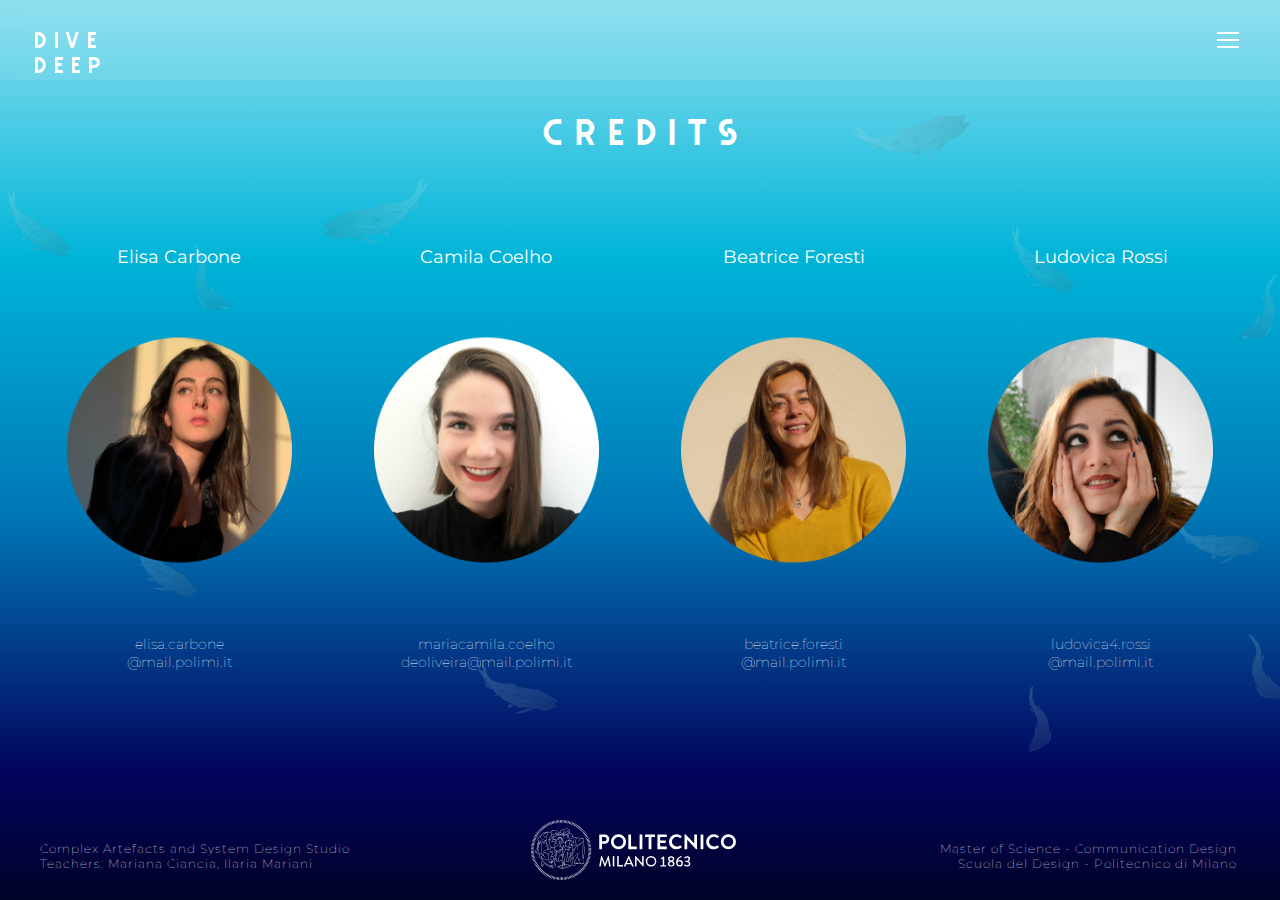
<file: credits.html>
<!DOCTYPE html>
<html lang="en">

  <head>
    <meta charset="UTF-8"/>
    <meta name="viewport" content="width=device-width, initial-scale=1.0" />
    <meta http-equiv="X-UA-Compatible" content="ie=edge" />
    <link rel="stylesheet" href="style-credits.css"/>
    <link rel="preconnect" href="https://fonts.gstatic.com">
    <link href="https://fonts.googleapis.com/css2?family=Montserrat:wght@300;400;700&display=swap" rel="stylesheet">
    <title> Dive Deep - Credits </title>
    <link rel="shortcut icon" href="assets/images/favicon.ico">
  </head>

  <body>

    <div id="background"> </div>
    <img id="bg-image" src="assets/images/bg-fish-c.svg">
    <img id="bg-image2" src="assets/images/bg-fish-c2.svg">

    <div id="topbar">
    <div id="topbarblur"> </div>
    <div id="divedeeplogo"> <a href="index.html" class="homepagelink"> Dive Deep </a> </div>

    <nav class="navbar">

      <div class="hamburger-menu">
        <div class="line line-1"> </div>
        <div class="line line-2"> </div>
        <div class="line line-3"> </div>
      </div>

      <ul class="nav-list">
          <li class="nav-item">
            <a href="index.html" class="nav-link"> <div class="logo"> Dive Deep </div> </a>
          </li>
          <li class="nav-item">
            <a href="casestudy.html" class="nav-link"> The project </a>
          </li>
          <li class="nav-item">
            <a href="extracontents.html" class="nav-link"> Spin Offs </a>
          </li>
          <li class="nav-item">
            <a href="digitalevent.html" class="nav-link"> Act Deep </a>
          </li>
          <li class="nav-item">
            <a href="credits.html" class="nav-link"> Credits </a>
          </li>
          <li class="nav-item">
            <a href="signin.html" class="nav-link"> Profile </a>
          </li>
      </ul>

    </nav>

    </div>

    <div id="creditssection"> Credits </div>

    <div id="eli">
      <div class="creditsname"> Elisa Carbone </div>
      <div class="imageposition"> <img src="assets/images/eli.png" alt="Elisa Carbone"> </div>
      <div class="creditsdescription"> elisa.carbone <br> @mail.polimi.it </div>
    </div>
    <div id="cami">
      <div class="creditsname"> Camila Coelho </div>
      <div class="imageposition"> <img src="assets/images/cami.png" alt="Maria Camila Coelho de Oliveira"> </div>
      <div class="creditsdescription"> mariacamila.coelho <br> deoliveira@mail.polimi.it </div>
    </div>
    <div id="bea">
      <div class="creditsname"> Beatrice Foresti </div>
      <div class="imageposition"> <img src="assets/images/bea.png" alt="Beatrice Foresti"> </div>
      <div class="creditsdescription"> beatrice.foresti <br> @mail.polimi.it </div>
    </div>
    <div id="ludo">
      <div class="creditsname"> Ludovica Rossi </div>
      <div class="imageposition"> <img src="assets/images/ludo.png" alt="Ludovica Rossi"> </div>
      <div class="creditsdescription"> ludovica4.rossi <br> @mail.polimi.it </div>
    </div>

    <div id="footer-logo"> <img src="assets/images/Logo_polimi.svg" alt="Politecnico di Milano"> </div>

    <div id="footer-teacher">
      <ul class="teacher-list">
            <li class="teacher-item"> Complex Artefacts and System Design Studio </li>
            <li class="teacher-item"> Teachers: Mariana Ciancia, Ilaria Mariani </li>
          </ul> </div>

    <div id="footer-school">
      <ul class="school-list">
            <li class="school-item"> Master of Science - Communication Design </li>
            <li class="school-item"> Scuola del Design - Politecnico di Milano </li>
          </ul> </div>

    <script src="script.js"></script>
  </body>

</html>
</file>
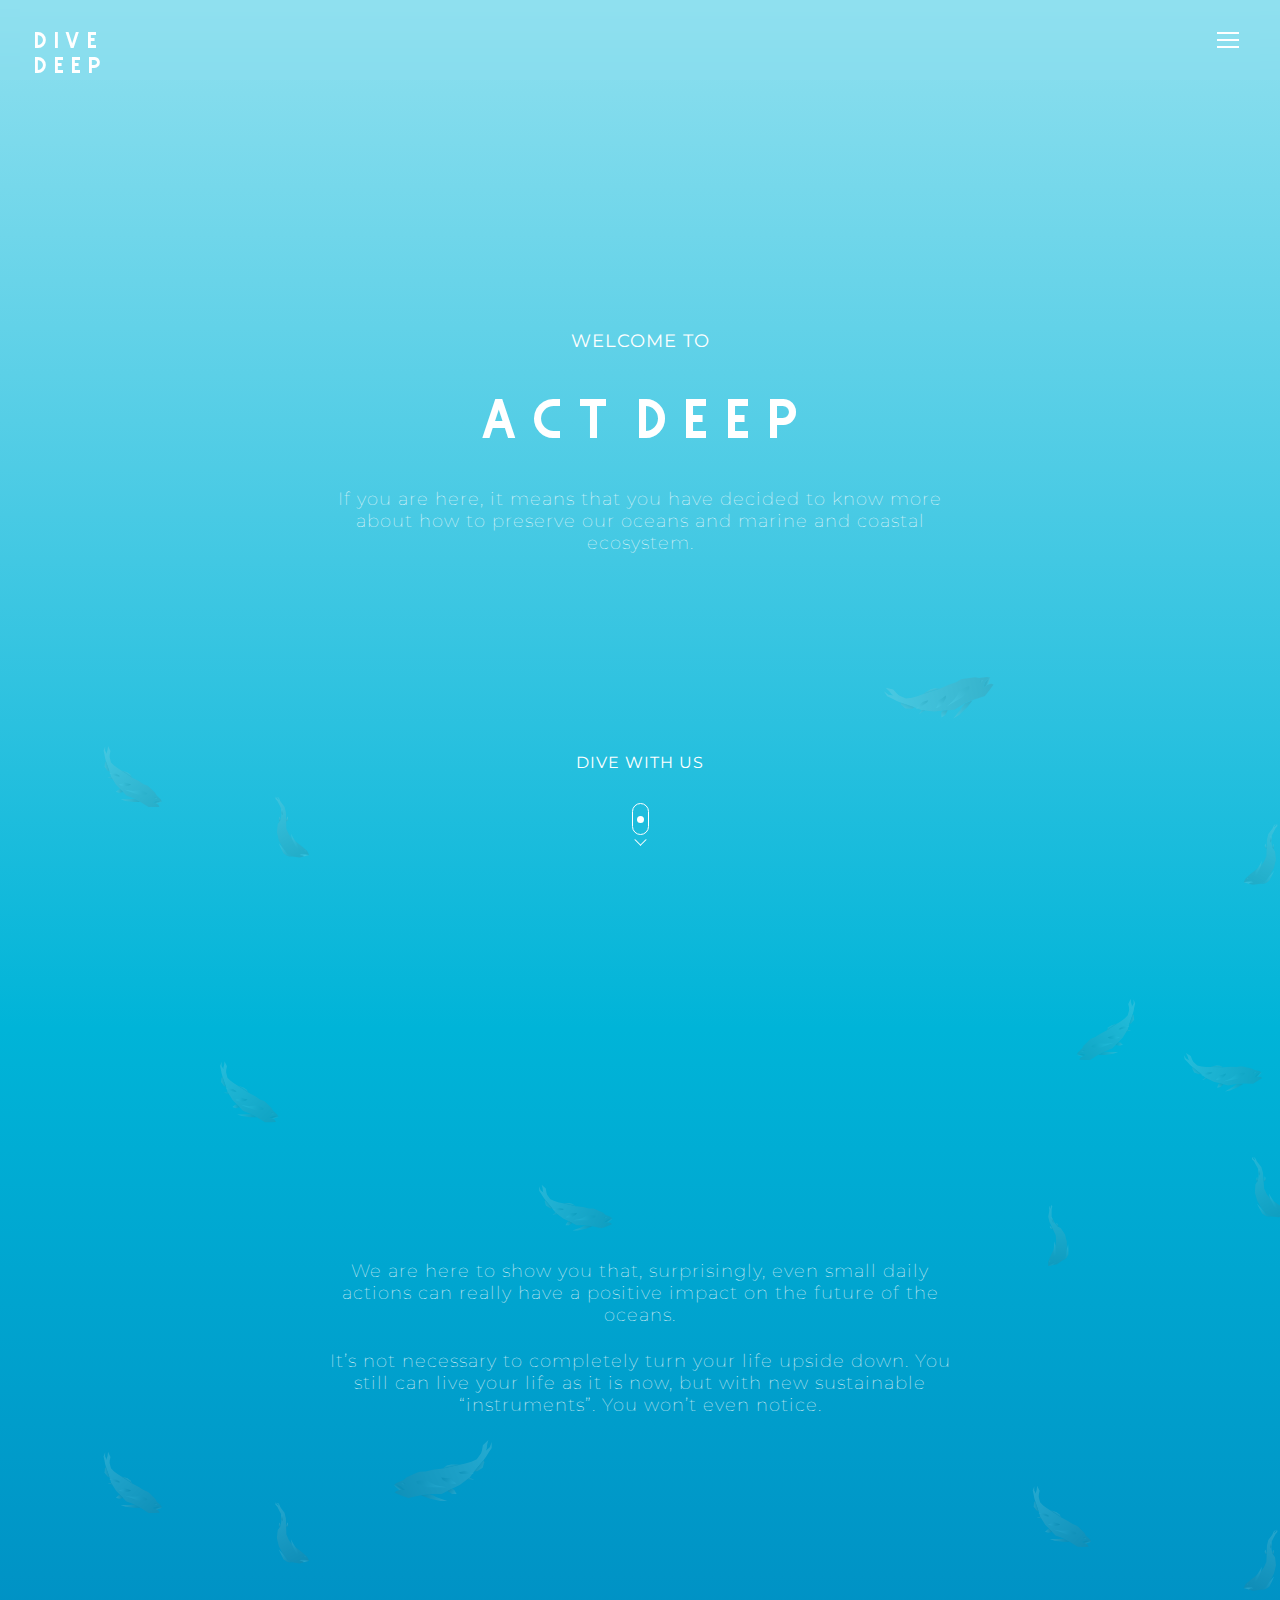
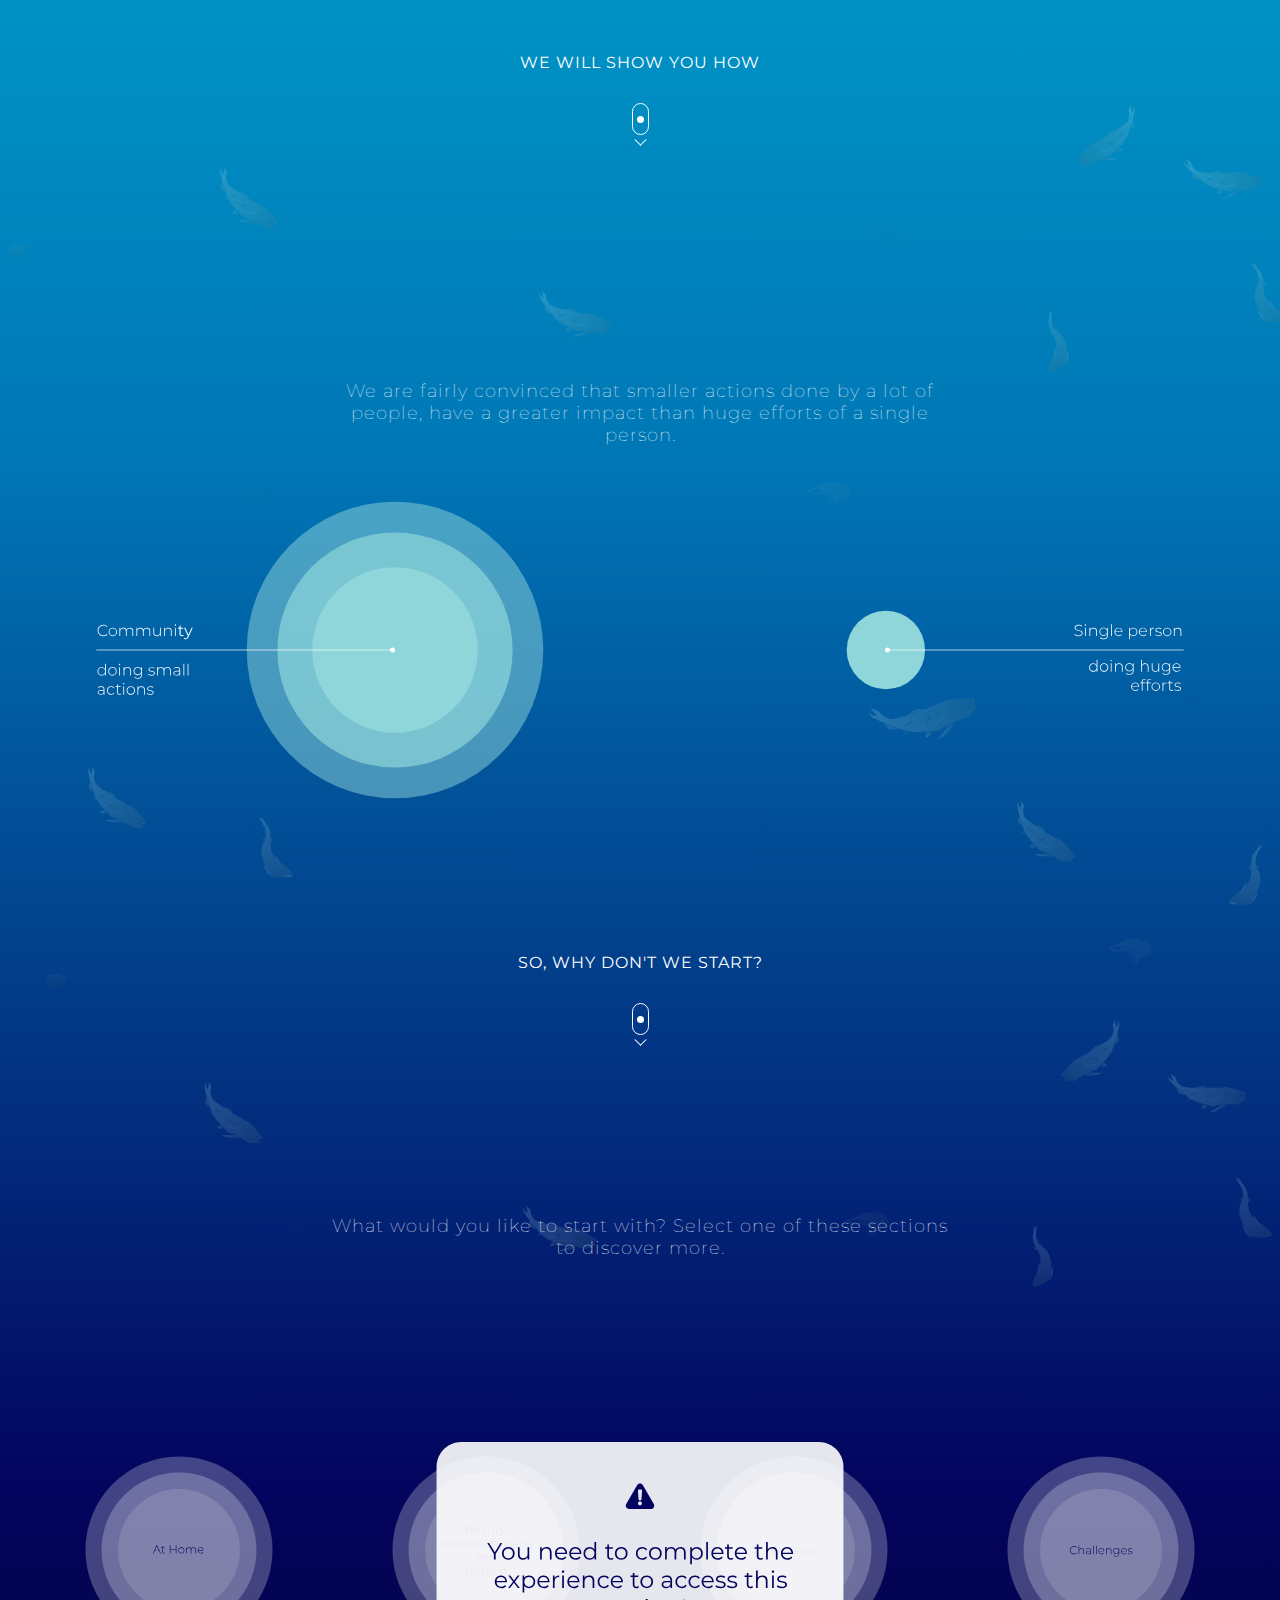
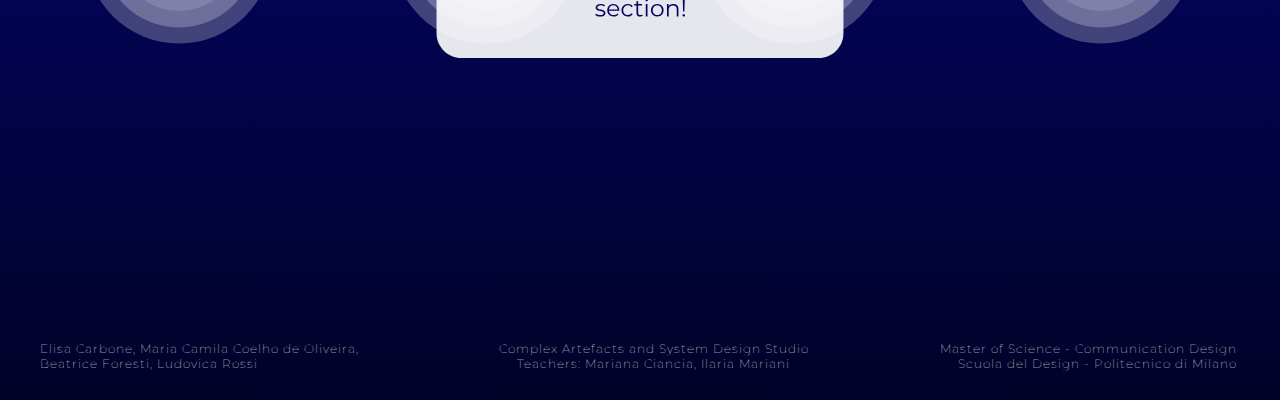
<file: digitalevent.html>
<!DOCTYPE html>
<html lang="en">

  <head>
    <meta charset="UTF-8"/>
    <meta name="viewport" content="width=device-width, initial-scale=1.0" />
    <meta http-equiv="X-UA-Compatible" content="ie=edge" />
    <link rel="stylesheet" href="style-actdeep.css"/>
    <link rel="preconnect" href="https://fonts.gstatic.com">
    <link rel="preconnect" href="https://fonts.gstatic.com">
    <link href="https://fonts.googleapis.com/css2?family=Montserrat:wght@300;400;700&display=swap" rel="stylesheet">
    <title> Dive Deep - Act Deep </title>
    <link rel="shortcut icon" href="assets/images/favicon.ico">
  </head>

  <body>

    <div id="background"> </div>
    <img id="bg-image" src="assets/images/bg-fish-a.svg">
    <img id="bg-image2" src="assets/images/bg-fish-a2.svg">

    <div id="topbar">
    <div id="topbarblur"> </div>
    <div id="divedeeplogo"> <a href="index.html" class="homepagelink"> Dive Deep </a> </div>

    <nav class="navbar">

      <div class="hamburger-menu">
        <div class="line line-1"> </div>
        <div class="line line-2"> </div>
        <div class="line line-3"> </div>
      </div>

      <ul class="nav-list">
          <li class="nav-item">
            <a href="index.html" class="nav-link"> <div class="logo"> Dive Deep </div> </a>
          </li>
          <li class="nav-item">
            <a href="casestudy.html" class="nav-link"> The project </a>
          </li>
          <li class="nav-item">
            <a href="extracontents.html" class="nav-link"> Spin Offs </a>
          </li>
          <li class="nav-item">
            <a href="digitalevent.html" class="nav-link"> Act Deep </a>
          </li>
          <li class="nav-item">
            <a href="credits.html" class="nav-link"> Credits </a>
          </li>
          <li class="nav-item">
            <a href="signin.html" class="nav-link"> Profile </a>
          </li>
      </ul>

    </nav>

    </div>

    <div id="homepage">
        <div id="welcometo"> Welcome to </div>
        <div id="title"> Act Deep </div>
        <div id="reason"> If you are here, it means that you have decided to know more about how to preserve our oceans and marine and coastal ecosystem. </div>
        <div id="divetodiscoverit"> Dive with us </div>
        <div id="scroll-down"> <a href="#divewithus" class="scroll-down">
              <div class="mouse"> <span> </span> </div>
              <div class="arrow"> <span> </span> </div>
            </a> </div>
    </div>

    <div id="divewithus">
      <div id="spiegazione"> We are here to show you that, surprisingly, even small daily actions can really have a positive impact on the future of the oceans. </div>
      <div id="spiegazione2"> It’s not necessary to completely turn your life upside down.
      You still can live your life as it is now, but with new sustainable “instruments”. You won’t even notice. </div>

      <div id="wewillshowyouhow"> We will show you how </div>
      <div id="scroll-down2"> <a href="#collectivity" class="scroll-down2">
            <div class="mouse2"> <span> </span> </div>
            <div class="arrow2"> <span> </span> </div>
          </a> </div>
    </div>

    <div id="collectivity">
      <div id="prettyconvinced"> We are fairly convinced that smaller actions done by a lot of people, have a greater impact than huge efforts of a single person. </div>
      <div id="community"> <img src="assets/images/Community.svg" alt="Community"> </div>
      <div id="individual"> <img src="assets/images/Individual.svg" alt="Single Person"> </div>

      <div id="whydontstart"> So, why don't we start? </div>
      <div id="scroll-down3"> <a href="#lockedpage" class="scroll-down3">
            <div class="mouse3"> <span> </span> </div>
            <div class="arrow3"> <span> </span> </div>
          </a> </div>
    </div>

    <div id="lockedpage">
      <div id="spiegazioneevento"> What would you like to start with? Select one of these sections to discover more. </div>
      <div id="completetheexperience"> <img src="assets/images/completetheexperience.svg" alt="Complete the Experience">
      </div>
      <div id="athome" class="eventcategories">
        <img src="assets/images/athome.svg" alt="At Home">
      </div>
      <div id="beauty" class="eventcategories">
        <img src="assets/images/beauty.svg" alt="Beauty, personal hygiene and fashion">
      </div>
      <div id="outside" class="eventcategories">
        <img src="assets/images/outside.svg" alt="Outside">
      </div>
      <div id="challenges" class="eventcategories">
        <img src="assets/images/challenges.svg" alt="Challenges">
      </div>
    </div>

    <div id="footer-name">
      <ul class="name-list">
            <li class="name-item"> Elisa Carbone, Maria Camila Coelho de Oliveira, </li>
            <li class="name-item"> Beatrice Foresti, Ludovica Rossi </li>
          </ul> </div>

    <div id="footer-teacher">
      <ul class="teacher-list">
            <li class="teacher-item"> Complex Artefacts and System Design Studio </li>
            <li class="teacher-item"> Teachers: Mariana Ciancia, Ilaria Mariani </li>
          </ul> </div>

    <div id="footer-school">
      <ul class="school-list">
            <li class="school-item"> Master of Science - Communication Design </li>
            <li class="school-item"> Scuola del Design - Politecnico di Milano </li>
          </ul> </div>

    <script src="script.js"></script>
  </body>

</html>
</file>
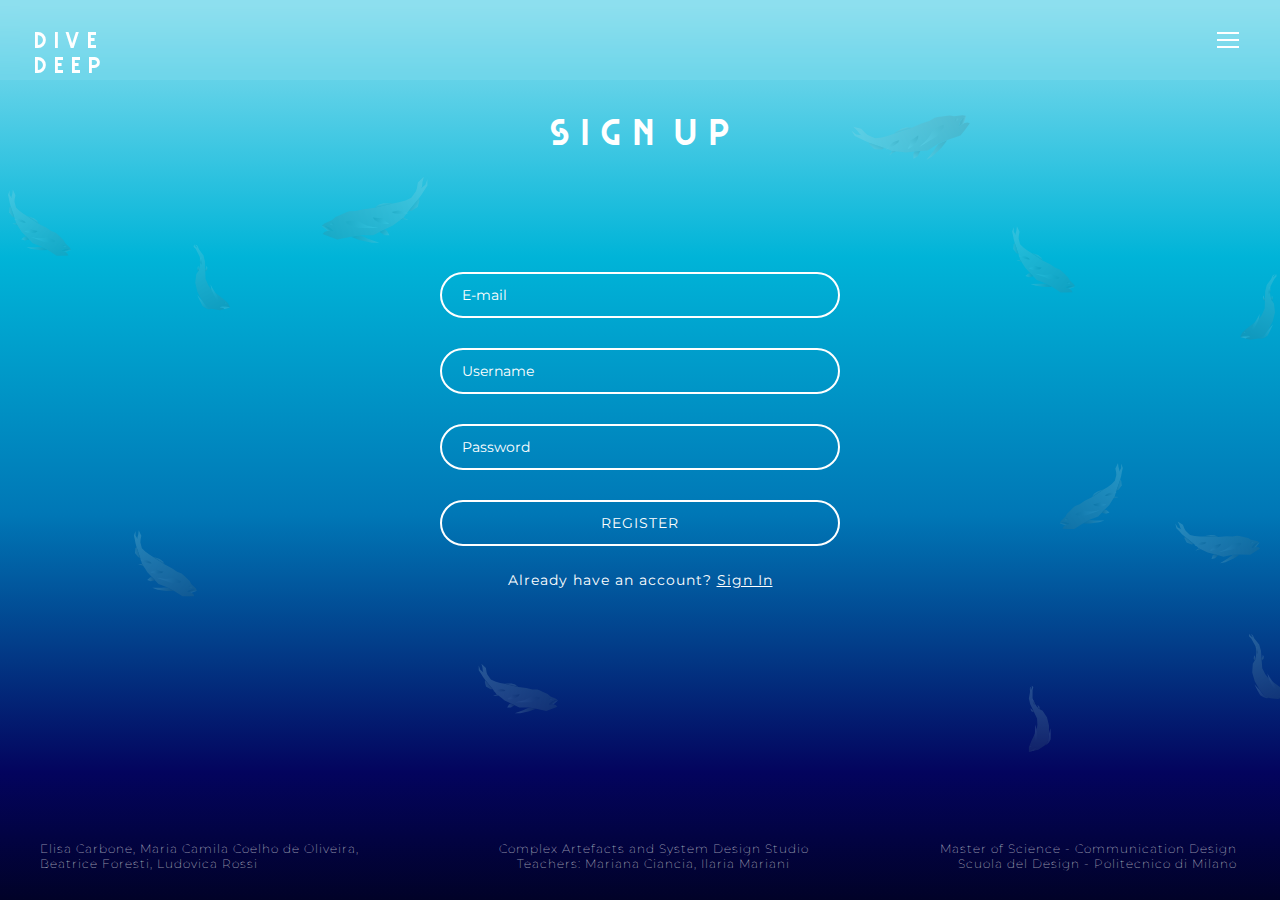
<file: register.html>
<!DOCTYPE html>
<html lang="en">

  <head>
    <meta charset="UTF-8"/>
    <meta name="viewport" content="width=device-width, initial-scale=1.0" />
    <meta http-equiv="X-UA-Compatible" content="ie=edge" />
    <link rel="stylesheet" href="style-signin_signup.css"/>
    <link rel="preconnect" href="https://fonts.gstatic.com">
    <link rel="preconnect" href="https://fonts.gstatic.com">
    <link href="https://fonts.googleapis.com/css2?family=Montserrat:wght@300;400;700&display=swap" rel="stylesheet">
    <title> Dive Deep - Sign Up </title>
    <link rel="shortcut icon" href="assets/images/favicon.ico">
  </head>

  <body>

    <div id="background"> </div>
    <img id="bg-image" src="assets/images/bg-fish-c.svg">
    <img id="bg-image2" src="assets/images/bg-fish-c2.svg">

    <div id="topbar">
    <div id="topbarblur"> </div>
    <div id="divedeeplogo"> <a href="index.html" class="homepagelink"> Dive Deep </a> </div>

    <nav class="navbar">

      <div class="hamburger-menu">
        <div class="line line-1"> </div>
        <div class="line line-2"> </div>
        <div class="line line-3"> </div>
      </div>

      <ul class="nav-list">
          <li class="nav-item">
            <a href="index.html" class="nav-link"> <div class="logo"> Dive Deep </div> </a>
          </li>
          <li class="nav-item">
            <a href="casestudy.html" class="nav-link"> The project </a>
          </li>
          <li class="nav-item">
            <a href="extracontents.html" class="nav-link"> Spin Offs </a>
          </li>
          <li class="nav-item">
            <a href="digitalevent.html" class="nav-link"> Act Deep </a>
          </li>
          <li class="nav-item">
            <a href="credits.html" class="nav-link"> Credits </a>
          </li>
          <li class="nav-item">
            <a href="signin.html" class="nav-link"> Profile </a>
          </li>
      </ul>
    </nav> </div>

    <div id="signuptitle"> Sign Up </div>
    <div id="signupspace">
      <form>
        <input type="text" name="email" placeholder="E-mail "><br>
        <input type="text" name="username" placeholder="Username"><br>
        <input type="password" name="pwd" placeholder="Password"> <br>
        <input type="button" id="button" value="Register" onclick="alert('This section is still under construction, thanks for your patience :)')">
      </form>

      <div id="already"> Already have an account? <a href="signin.html"> Sign In </a> </div>

    </div>

    <div id="footer-name">
      <ul class="name-list">
            <li class="name-item"> Elisa Carbone, Maria Camila Coelho de Oliveira, </li>
            <li class="name-item"> Beatrice Foresti, Ludovica Rossi </li>
          </ul> </div>

    <div id="footer-teacher">
      <ul class="teacher-list">
            <li class="teacher-item"> Complex Artefacts and System Design Studio </li>
            <li class="teacher-item"> Teachers: Mariana Ciancia, Ilaria Mariani </li>
          </ul> </div>

    <div id="footer-school">
      <ul class="school-list">
            <li class="school-item"> Master of Science - Communication Design </li>
            <li class="school-item"> Scuola del Design - Politecnico di Milano </li>
          </ul> </div>

    <script src="script.js"></script>
  </body>

</html>
</file>
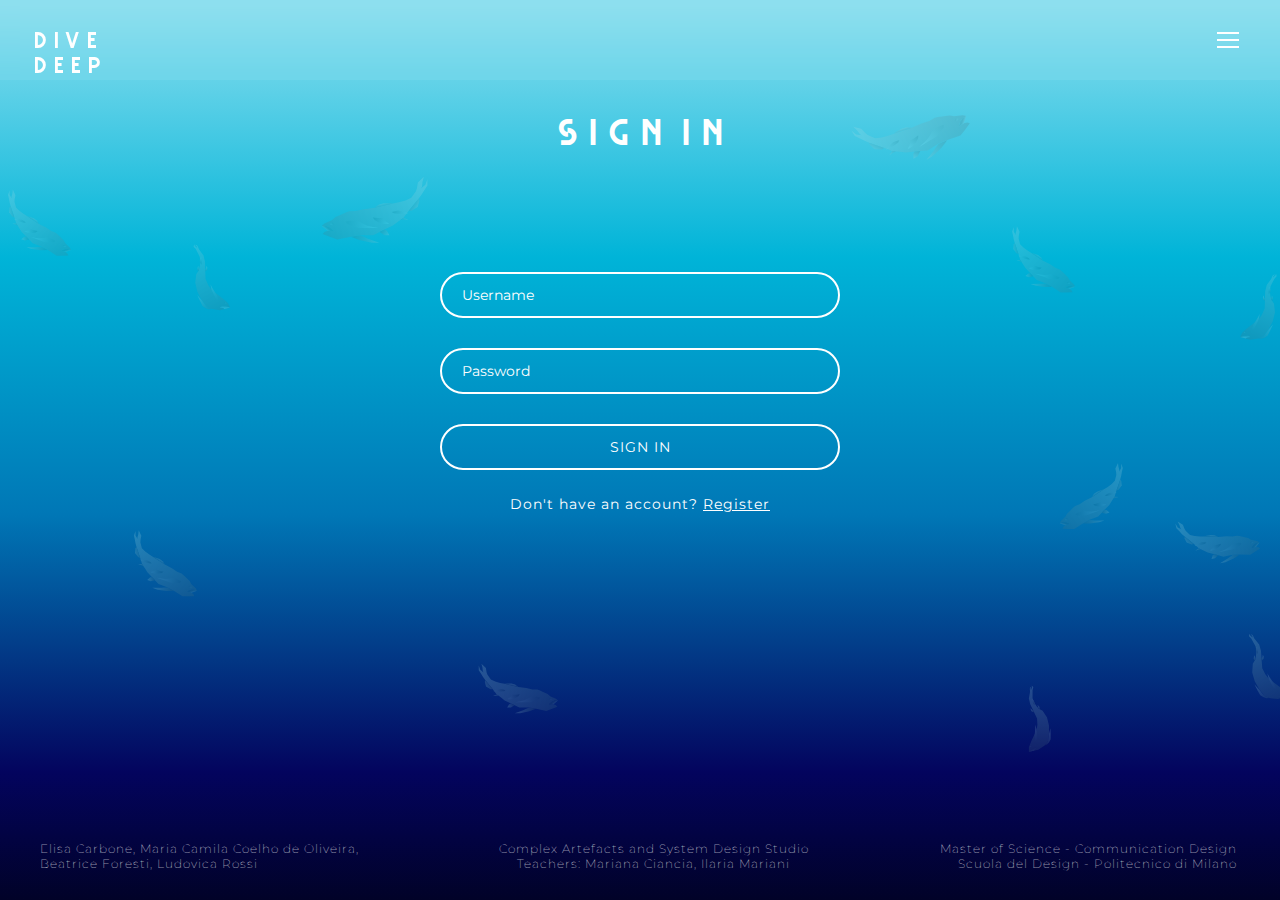
<file: signin.html>
<!DOCTYPE html>
<html lang="en">

  <head>
    <meta charset="UTF-8"/>
    <meta name="viewport" content="width=device-width, initial-scale=1.0" />
    <meta http-equiv="X-UA-Compatible" content="ie=edge" />
    <link rel="stylesheet" href="style-signin_signup.css"/>
    <link rel="preconnect" href="https://fonts.gstatic.com">
    <link rel="preconnect" href="https://fonts.gstatic.com">
    <link href="https://fonts.googleapis.com/css2?family=Montserrat:wght@300;400;700&display=swap" rel="stylesheet">
    <title> Dive Deep - Sign In </title>
    <link rel="shortcut icon" href="assets/images/favicon.ico">
  </head>

  <body>

    <div id="background"> </div>
    <img id="bg-image" src="assets/images/bg-fish-c.svg">
    <img id="bg-image2" src="assets/images/bg-fish-c2.svg">

    <div id="topbar">
    <div id="topbarblur"> </div>

    <div id="divedeeplogo"> <a href="index.html" class="homepagelink"> Dive Deep </a> </div>

    <nav class="navbar">

      <div class="hamburger-menu">
        <div class="line line-1"> </div>
        <div class="line line-2"> </div>
        <div class="line line-3"> </div>
      </div>

      <ul class="nav-list">
          <li class="nav-item">
            <a href="index.html" class="nav-link"> <div class="logo"> Dive Deep </div> </a>
          </li>
          <li class="nav-item">
            <a href="casestudy.html" class="nav-link"> The project </a>
          </li>
          <li class="nav-item">
            <a href="extracontents.html" class="nav-link"> Spin Offs </a>
          </li>
          <li class="nav-item">
            <a href="digitalevent.html" class="nav-link"> Act Deep </a>
          </li>
          <li class="nav-item">
            <a href="credits.html" class="nav-link"> Credits </a>
          </li>
          <li class="nav-item">
            <a href="signin.html" class="nav-link"> Profile </a>
          </li>
      </ul>
    </nav> </div>

    <div id="signuptitle"> Sign In </div>
    <div id="signupspace">
      <form>
        <input type="text" name="username" placeholder="Username"><br>
        <input type="password" name="pwd" placeholder="Password"> <br>
        <input type="button" id="button" value="Sign In" onclick="alert('This section is still under construction, thanks for your patience :)')">
      </form>

      <div id="already"> Don't have an account? <a href="register.html"> Register </a> </div>

    </div>

    <div id="footer-name">
      <ul class="name-list">
            <li class="name-item"> Elisa Carbone, Maria Camila Coelho de Oliveira, </li>
            <li class="name-item"> Beatrice Foresti, Ludovica Rossi </li>
          </ul> </div>

    <div id="footer-teacher">
      <ul class="teacher-list">
            <li class="teacher-item"> Complex Artefacts and System Design Studio </li>
            <li class="teacher-item"> Teachers: Mariana Ciancia, Ilaria Mariani </li>
          </ul> </div>

    <div id="footer-school">
      <ul class="school-list">
            <li class="school-item"> Master of Science - Communication Design </li>
            <li class="school-item"> Scuola del Design - Politecnico di Milano </li>
          </ul> </div>

    <script src="script.js"></script>
  </body>

</html>
</file>
<file: style.css>
@font-face {
  font-family: 'Grotesk';
  src:url(assets/Grotesk.ttf);
  font-style: normal;
}

/*div contenitore homepage*/

#background {
		position: absolute;
		width:100vw;
		height:200vh;
		top:0;
		left:0;
		margin:0px;
    background: linear-gradient(#90e0ef, #48cae4, #00b4d8, #0096c7, #0077b6, #023e8a, #03045e, #010228);
    z-index: -1;
}

#bg-image{
  width:100vw;
  height: 190vh;
  opacity: 0.2;
}

@media only screen and (min-width:601px) {
    #bg-image2{
    display: none;
  }
}

/*div navbar*/

#topbar {
		position: fixed;
		width:100vw;
		height:80px;
		top:0;
		left:0;
    margin-bottom: 20px;
    z-index: 1;
    }

#topbarblur {
  	position: absolute;
		width:100%;
  	height:100%;
    background-color: rgba(144, 224, 239, 0.2);
    backdrop-filter: blur(8px);
    }

.hamburger-menu {
  width: 22px;
  height: 22px;
  position: fixed;
  transform: translate(-50%,-50%);
  top: 40px;
  right: 30px;
  cursor: pointer;
  display: flex;
  flex-direction: column;
  justify-content: space-around;
  z-index: 2;
}

.line {
  width: 100%;
  height: 2px;
  background-color: white;
  transition: all 0.8s;
}

.change .line-1 {
  background-color: white;
  transform: rotateZ(-45deg) translate(-8px, 1.8px);
}

.change .line-3 {
  background-color: white;
  transform: rotateZ(45deg) translate(-8px, -1.8px);
}

.change .line-2 {
  background-color: white;
  opacity: 0;
}

.navbar {
  width: 400px;
  height: 100%;
  background-color: #0096c7;
  position: fixed;
  top: 0;
  right: -400px;
  display: flex;
  justify-content: center;
  align-items: center;
  transition: right 0.8s;
  z-index: 2;
}

.change {
  right:0;
}

.nav-list {
  width: 200px;
  height: 50%;
  text-align: right;
  transform: translate(35px);
}

.nav-item {
  list-style: none;
  margin-top: 50px;
  margin-bottom: 50px;
}

.nav-link {
  text-decoration: none;
  font-size: 14px;
  font-family: 'Montserrat';
  color: white;
  text-transform: uppercase;
  letter-spacing: 1px;
  position: relative;
  padding: 5px 0;
}

.nav-link::before,
.nav-link::after {
  content: "";
  width: 100%;
  height: 1px;
  background-color: white;
  position: absolute;
  left:0;
  bottom: 0;
  transform: scaleX(0);
  transition: transform 0.2s;
}

.nav-link:hover::before,
.nav-link:hover::after {
  transform: scaleX(1);
}

.logo {
  font-size: 30px;
  font-family: 'Grotesk';
  color: white;
  text-transform: uppercase;
}

#divedeeplogo {
  text-decoration: none;
  position: fixed;
  top: 40px;
  left: 30px;
  transform: translate(0, -50%);
  height: 22px;
  width: 146px;

  font-family: 'Grotesk';
  font-size: 24px;
  text-align: left;

  color: white;
}

.homepage {
  /* DIVE DEEP top left title */
  text-decoration: none;
  position: fixed;
  top: 40px;
  left: 30px;
  transform: translate(0, -50%);
  height: 22px;
  width: 146px;

  font-family: 'Grotesk';
  font-size: 24px;
  text-align: left;

  color: white;
}

/*div homepage*/

#homepage {
position: absolute;
width:100vw;
height:100vh;
top:0;
left:0;
}

#welcometo {
position: relative;
left: 50%;
top: 40%;
height: 20px;
width: 150px;
transform: translate(-50%,-50%) translate(0, -20px);
margin-bottom: 20px;

font-family: 'Montserrat';
font-size: 18px;
text-align: center;
text-transform: uppercase;
letter-spacing: 1px;

color: white;
}

#title {
  position: relative;
  left: 50%;
  top: 45%;
  height: 70px;
  width: 100vw;
  transform: translate(-50%,-50%) translate(0, -20px);
  margin: 0px 0px 20px 0px;

  font-family: 'Grotesk';
  font-size: 60px;
  text-align: center;

  color: white;
}

#divetodiscoverit {
  position: absolute;
  left: 50%;
  top: 87%;
  height: 20px;
  width: 100vw;
  transform: translate(-50%,-50%) translate(0, -20px);
  margin-bottom: 20px;

  font-family: 'Montserrat';
  font-size: 16px;
  text-align: center;
  text-transform: uppercase;
  letter-spacing: 1px;

  color: white;
}

#scroll-down {
  position: absolute;
  left:50%;
  top:92%;
  height: 50px;
  width: 20px;
  transform: translate(-50%, -50%);
}

.scroll-down {
  display: flex;
  flex-direction: column;
  align-items: center;
}

.mouse {
  width: 15px;
  height:30px;
  border: 1px solid white;
  border-radius: 20px;
  display: flex;
}

.mouse span {
  width: 7px;
  height:7px;
  background-color: white;
  display: block;
  border-radius: 50%;
  margin: auto;
  animation: move-wheel 1s linear infinite;
}

.arrow span {
  display: block;
  width: 7px;
  height:7px;
  border: 1px solid transparent;
  border-right-color: white;
  border-bottom-color: white;
  transform: rotate(45deg);
  animation: arrow-down .5s alternate infinite;
}

@keyframes move-wheel {
  0%{
    opacity: 0;
    transform: translateY(-5px);
  }
  100%{
    opacity: 1;
    transform: translateY(5px);
  }
}

@keyframes arrow-down {
  0%{
    opacity: 0;
  }
  25%{
    opacity: 0.25;
  }
  50%{
    opacity: 0.5;
  }
  75%{
    opacity: 0.75;
  }
  100%{
    opacity: 1;
  }
}

/* div 2nd section*/

#divedeeper {
  position: absolute;
  left: 0vw;
  top: 100vh;
  height: 100vh;
  width: 100vw;
}

#watchthetrailer {
  position: relative;
  left: 50%;
  top: 14%;
  height: 26px;
  width: 400px;
  margin: 20px;
  transform: translate(-50%,-50%) translate(-20px, -20px);

  font-family: 'Grotesk';
  font-size: 28px;
  text-align: center;

  color: white;
}

#trailer-space {
    position: absolute;
    width:50%;
    transform:translate(-50%,-50%);
    left: 50%;
    top: 45%;
    padding-bottom: 28.125%; /* 16:9 */
}

#trailer-space iframe {
  position: absolute;
  top: 0;
  left: 0;
  width: 100%;
  height: 100%;
}

#starttheexperience {
  position: absolute;
  top:75%;
  left:50%;
  height: 100px;
  width: 250px;
  transform: translate(-50%);
}

.button {
  display: flex;
  background: none;
  border: 1px solid white;
  border-radius: 20px;
  font-family: 'Montserrat';
  font-size: 14px;
  text-align: center;
  padding: 10px 27px 10px;
  text-transform: uppercase;
  text-decoration: none;
  letter-spacing: 1px;
  color: white;
  transition: .2s;
  overflow: hidden;
}

.button:hover {
  background: white;
  cursor: pointer;
  color: #03045e;
}

/* div footer*/

#footer-name {
		position: absolute;
		width:33vw;
		height:75px;
		top: 200vh;
		left:0;
    transform: translate(0, -75px);
    }

.name-list {
    text-align: left;
    }

.name-item {
    list-style: none;
    font-size: 12px;
    font-family: 'Montserrat';
    font-weight: lighter;
    color: white;
    letter-spacing: 1px;
    }

#footer-teacher {
  		position: absolute;
  		width:33vw;
  		height:75px;
  		top: 200vh;
  		left:33vw;
      transform: translate(0, -75px);
      }

.teacher-list {
        text-align: center;
        }

.teacher-item {
        list-style: none;
        font-size: 12px;
        font-family: 'Montserrat';
        font-weight: lighter;
        color: white;
        letter-spacing: 1px;
        }

#footer-school {
      	position: absolute;
    		width:33vw;
    		height:75px;
    		top: 200vh;
    		left:66vw;
        transform: translate(-30px, -75px);
      }

.school-list {
        text-align: right;
      }

.school-item {
        list-style: none;
        font-size: 12px;
        font-family: 'Montserrat';
        font-weight: lighter;
        color: white;
        letter-spacing: 1px;
      }


@media only screen and (max-width:600px) {

  .nav-list {
      height: 65%;
    }

#bg-image {
  display: none;
}

    #bg-image2 {
      position: absolute;
      top:50px;
      left:0px;
      width: 90vw;
      height: auto;
      opacity: 0.2;
    }

  /*div homepage*/

  #title {
    width: 90vw;
  }

  #divetodiscoverit {
    width: 90vw;
  }

  #watchthetrailer {
    top: 20%;
    width: 250px;
  }

  #trailer-space {
      width:75%;
      top: 45%;
      padding-bottom: 42.1875%; /* 16:9 */
  }


  #starttheexperience {
    top:65%;
  }

  /* div footer*/

  #footer-name {
  		width:100vw;
  		height:30px;
      transform: translate(0, -140px);
      }

  .name-item {
      font-size: 9px;
      }

  #footer-teacher {
    		width:100vw;
        height:30px;
    		left: 0;
        transform: translate(0, -105px);
        }

  .teacher-list {
        text-align: left;
        }

  .teacher-item {
          font-size: 9px;
          }

  #footer-school {
        	position: absolute;
          height:30px;
      		width:100vw;
      		left: 0;
          transform: translate(0, -70px);
        }

  .school-list {
          text-align: left;
        }

  .school-item {
          font-size: 9px;
        }

}
</file>
<file: casestudy.css>
@font-face {
  font-family: 'Grotesk';
  src:url(assets/Grotesk.ttf);
  font-style: normal;
}

/*div contenitore*/

#background {
		position: absolute;
		width:100vw;
		height:200vh;
		top:0;
		left:0;
		margin:0px;
    background: linear-gradient(#90e0ef, #48cae4, #00b4d8, #0096c7, #0077b6, #023e8a, #03045e, #010228);
    z-index: -1;
}

@media only screen and (min-width:601px) {
  #background2 {
  		position: absolute;
  		width:100vw;
  		height:750vh;
  		top:0;
  		left:0;
  		margin:0px;
      background: linear-gradient(#90e0ef, #48cae4, #00b4d8, #0096c7, #0077b6, #023e8a, #03045e, #010228);
      z-index: -1;
  }

  #bg-image{
    width:95vw;
    height: 740vh;
    opacity: 0.6;
  }

  #bg-image2{
      display: none;
    }

}

@media only screen and (max-width:600px) {
  #background2 {
  		position: absolute;
  		width:100vw;
  		height:880vh;
  		top:0;
  		left:0;
  		margin:0px;
      background: linear-gradient(#90e0ef, #48cae4, #00b4d8, #0096c7, #0077b6, #023e8a, #03045e, #010228);
      z-index: -1;
  }

  #bg-image {
    display: none;
  }

      #bg-image2 {
        display: block;
        position: absolute;
        top:0px;
        left:0px;
        width: 90vw;
        height: 860vh;
        opacity: 0.2;
      }
}

#bg-image-a{
  width:100vw;
  height: 190vh;
  opacity: 0.2;
}

@media only screen and (min-width:601px) {
    #bg-image-a2{
    display: none;
  }
}

@media only screen and (max-width:600px) {
#bg-image-a {
  display: none;
}

    #bg-image-a2 {
      position: absolute;
      width: 90vw;
      height: 190vh;
      opacity: 0.2;
    }
  }



/*div navbar*/

#topbar {
		position: fixed;
		width:100vw;
		height:80px;
		top:0;
		left:0;
    /* margin-bottom: 0px; */
    z-index: 1;
    }

#topbarblur {
  	position: absolute;
		width:100%;
  	height:100%;
    background-color: rgba(144, 224, 239, 0.2);
    backdrop-filter: blur(8px);
    }

.hamburger-menu {
  width: 22px;
  height: 22px;
  position: fixed;
  transform: translate(-50%,-50%);
  top: 40px;
  right: 30px;
  cursor: pointer;
  display: flex;
  flex-direction: column;
  justify-content: space-around;
  z-index: 2;
}

.line {
  width: 100%;
  height: 2px;
  background-color: white;
  transition: all 0.8s;
}

.change .line-1 {
  background-color: white;
  transform: rotateZ(-45deg) translate(-8px, 1.8px);
}

.change .line-3 {
  background-color: white;
  transform: rotateZ(45deg) translate(-8px, -1.8px);
}

.change .line-2 {
  background-color: white;
  opacity: 0;
}

.navbar {
  width: 400px;
  height: 100%;
  background-color: #0096c7;
  position: fixed;
  top: 0;
  right: -400px;
  display: flex;
  justify-content: center;
  align-items: center;
  transition: right 0.8s;
  z-index: 1;
}

.change {
  right:0;
}

.nav-list {
  width: 200px;
  height: 50%;
  text-align: right;
  transform: translate(35px);
}

.nav-item {
  list-style: none;
  margin-top: 50px;
  margin-bottom: 50px;
}

.nav-link {
  text-decoration: none;
  font-size: 14px;
  font-family: 'Montserrat';
  color: white;
  text-transform: uppercase;
  letter-spacing: 1px;
  position: relative;
  padding: 5px 0;
}

.nav-link::before,
.nav-link::after {
  content: "";
  width: 100%;
  height: 1px;
  background-color: white;
  position: absolute;
  left:0;
  bottom: 0;
  transform: scaleX(0);
  transition: transform 0.2s;
}

.nav-link:hover::before,
.nav-link:hover::after {
  transform: scaleX(1);
}

.logo {
  font-size: 30px;
  font-family: 'Grotesk';
  color: white;
  text-transform: uppercase;
}

#divedeeplogo {
  position: fixed;
  top: 40px;
  left: 30px;
  transform: translate(0, -50%);
  height: 22px;
  width: 146px;
}

.homepagelink {
  text-decoration: none;
  font-size: 24px;
  font-family: 'Grotesk';
  color: white;
  text-align: left;
  position: relative;
  padding: 5px 0;
}

#project { /* title */
  position: absolute;
  left: 50vw;
  top: 15vh;
  height: 46px;
  width: 100vw;
  transform: translate(-50%,-50%);

  font-family: 'Grotesk';
  font-size: 40px;
  text-align: center;

  color: white;
}

#instructions {
  position: absolute;
  left: 50vw;
  top: 25vh;
  width: 250px;
  transform: translate(-50%,-50%);
  padding:10px 20px;
  border: 3px solid #023e8a;
  border-radius: 30px;

  font-family: 'Montserrat';
  font-size: 16px;
  text-align: center;
  /* font-weight: bolder; */

  color: #023e8a;
  background-color: white;

  opacity: 0;
}

@media only screen and (max-width: 600px) {
#instructions {opacity: 1;}
}


/*page contents*/

#divetofind {
  position: absolute;
  left: 50%;
  top: 87%;
  height: 20px;
  width: 100vw;
  transform: translate(-50%,-50%);

  font-family: 'Montserrat';
  font-size: 16px;
  text-align: center;
  text-transform: uppercase;
  letter-spacing: 1px;

  color: white;
  /* z-index: 1; */
}


#scroll-down2 {
  position: absolute;
  left: 50%;
  top: 93%;
  height: 50px;
  width: 20px;
  transform: translate(-50%, -50%) translate(-20px, -20px);
  margin: 20px;
}

.scroll-down {
  display: flex;
  flex-direction: column;
  align-items: center;
}

.mouse {
  width: 15px;
  height:30px;
  border: 1px solid white;
  border-radius: 20px;
  display: flex;
}

.mouse span {
  width: 7px;
  height:7px;
  background-color: white;
  display: block;
  border-radius: 50%;
  margin: auto;
  animation: move-wheel 1s linear infinite;
}

.arrow span {
  display: block;
  width: 7px;
  height:7px;
  border: 1px solid transparent;
  border-right-color: white;
  border-bottom-color: white;
  transform: rotate(45deg);
  animation: arrow-down .5s alternate infinite;
}

@keyframes move-wheel {
  0%{
    opacity: 0;
    transform: translateY(-5px);
  }
  100%{
    opacity: 1;
    transform: translateY(5px);
  }
}

@keyframes arrow-down {
  0%{
    opacity: 0;
  }
  25%{
    opacity: 0.25;
  }
  50%{
    opacity: 0.5;
  }
  75%{
    opacity: 0.75;
  }
  100%{
    opacity: 1;
  }
}

/* div 2nd section*/

/*button style*/

.button {
  display: flex;
  background: none;
  border: 1px solid white;
  border-radius: 20px;
  font-family: 'Montserrat';
  font-size: 14px;
  text-align: center;
  padding: 10px 50px 10px;
  text-transform: uppercase;
  text-decoration: none;
  letter-spacing: 1px;
  color: white;
  transition: .2s;
  overflow: hidden;
}

.button:hover {
  background: white;
  cursor: pointer;
  color: #03045e;
}

/* div Project section*/

#divcontent1 {
  position: absolute;
  left: 0vw;
  top: 0vh;
  height: 100vh;
  width: 100vw;
}

#casestudyvideo {
  position: absolute;
  left: 50%;
  top: 25%;
  height: 26px;
  width: 400px;
  margin: 20px;
  transform: translate(-50%,-50%) translate(-20px, -20px);
}

#trailer-space {
      position: absolute;
      width:50%;
      transform:translate(-50%,-50%);
      left: 50%;
      top: 55%;
      padding-bottom: 28.125%; /* 16:9 */
}

#trailer-space iframe {
  position: absolute;
  top: 0;
  left: 0;
  width: 100%;
  height: 100%;
}

/* If the screen size is 601px or more */
@media only screen and (min-width: 601px) {



 .subtitle{
   font-family: 'Grotesk';
   font-size: 28px;
   text-align: center;

   color: white;

 }

}

/* If the screen size is 600px or less */
@media only screen and (max-width: 600px) {

  #trailer-space {
      width:75%;
      padding-bottom: 42.1875%; /* 16:9 */
  }

 .subtitle{
   width: 80vw;
   font-family: 'Grotesk';
   font-size: 20px;
   text-align: center;
   color: white;
 }

 #casestudyvideo {
   width: 300px;
   top: 35%;
 }

}


/* div2 Project section*/

#sdg {
  position: absolute;
  left: 0vw;
  top: 100vh;
  height: 100vh;
  width: 100vw;
}


/* If the screen size is 601px or more */
@media only screen and (min-width: 601px) {
  #sdgtitle {
    position: relative;
    left: 50vw;
    top: 25vh;
    height: 10vh;
    width: 100vw;
    transform: translate(-50%,-50%);
}

  #sdggoal{
    /*image*/
    position: relative;
    left: 50vw;
    top:30vh;
    height:10vw;
    width:10vw;
    transform: translate(-50%,-50%);
  }

  #sdgtext {
    position: absolute;
    left: 50vw;
    top: 55vh;
    height: 80vh;
    width: 40vw;
    transform: translate(-50%, 0%);

    /* text */

    font-family: 'Montserrat';
    font-size: 18px;
    text-align: left;
    letter-spacing: 1px;
    color: white;
  }
}

/* If the screen size is 600px or less, set the font-size of <div> to 30px */
@media only screen and (max-width: 600px) {

  .nav-list {
      height: 65%;
    }

  #sdgtitle {
    position: absolute;
    left: 10vw;
    top: 15vh;
    height: 80px;
    width: 80vw;
    }

  #sdggoal{
    /*image*/
    position: absolute;
    left: 50vw;
    top:27vh;
    height:50vw;
    width:50vw;
    transform: translate(-50%,0%);
  }

  #sdgtext {
    position: absolute;
    left: 10vw;
    top: 58vh;
    height: 80vh;
    width: 80vw;


    /* text */

    font-family: 'Montserrat';
    font-size: 13px;
    text-align: left;
    letter-spacing: 1px;
    color: white;
  }

}

/* div3 Project section*/

#theworld {
  position: absolute;
  left: 0vw;
  top: 200vh;
  height: 100vh;
  width: 100vw;
}


@media only screen and (min-width: 601px) {
  #theworldtitle {
      position: absolute;
      left: 50vw;
      top: 10%;
      height: 10vh;
      width: 100vw;
      transform: translate(-50%,-50%) translate(-20px, -20px);
      margin: 20px;
  }

  #imgworld{
    /*image*/
    position: absolute;
    left: 50vw;
    top:30%;
    height:auto;
    width:70vw;
    transform: translate(-50%,-50%);
  }

  #imgworld1{
    /*image*/
    display: none;
  }

  #imgworld2{
    /*image*/
    display: none;
  }

  #thedome {
    position: absolute;
    top:60%;
    left:30vw;
    height: 20px;
    width: 250px;
    margin: 10px;
    transform: translate(-50%, -500%);
  }

  #thedome .button {
    padding:10px 80px 10px;
  }

  #thegloom {
    position: absolute;
    top:60%;
    left: 70vw;
    height: 20px;
    width: 250px;
    margin: 10px;
    transform: translate(-50%,-500%);
  }

  #thegloom .button {
    padding:10px 75px 10px;
  }

  #timeline {
    /*image*/
    position: absolute;
    left: 50vw;
    top:65%;
    width: 80vw;
    height: auto;
    transform: translate(-50%,0%);
  }

/*thedome page */

  #thedomepage{
    position: absolute;
    top: 0vh;
    left: 0vw;
    width: 100vw;
    height: 100vh;
    }

    #thedometitle {
      position: relative;
      left: 50vw;
      top: 20vh;
      height: 10vh;
      width: 100vw;
      transform: translate(-50%,0%);
    }

    #imgdome{
      /*image*/
      position: relative;
      left: 50vw;
      top:15vh;
      height:auto;
      width:30vw;
      transform: translate(-50%);
    }

    #thedometext {
      position: relative;
      left: 50vw;
      top: 20vh;
      height: 80vh;
      width: 30vw;
      transform: translate(-50%, 0%);

      /* text */

      font-family: 'Montserrat';
      font-size: 18px;
      text-align: left;
      letter-spacing: 1px;
      color: white;
    }

    #back {
      position: absolute;
      top:15vh;
      left:30px;
      height: 50px;
      width: 100px;
      transform: translate(0%, 0%);
    }

    #back.button{
      padding: 10px 25px 10px;
    }

}

@media only screen and (max-width: 600px) {
  #theworldtitle {
      position: absolute;
      left: 50vw;
      top: 5%;
      height: 10vh;
      width: 100vw;
      transform: translate(-50%,0%);
  }

  #imgworld{
    /*image*/
    display: none;
  }

  #imgworld1{
    /*image*/
    position: absolute;
    left: 50vw;
    top:90px;
    height:auto;
    width:100vw;
    transform: translate(-50%,0%);
  }

  #imgworld2{
    /*image*/
    position: absolute;
    left: 50vw;
    top:390px;
    height:auto;
    width:100vw;
    transform: translate(-50%,0%);
  }


  #thedome {
    position: absolute;
    top:330px;
    left:50%;
    height: 50px;
    width: 200px;
    transform: translate(-50%, 0%);
  }

  #thegloom {
    position: absolute;
    top:630px;
    left: 50%;
    height: 50px;
    width: 200px;
    transform: translate(-50%,0%);
  }

  #timeline {
    /*image*/
    position: absolute;
    left: 50vw;
    top:710px;
    width: 90vw;
    height: auto;
    transform: translate(-50%,0%);
  }

  /*thedome page */

    #thedomepage{
      position: absolute;
      top: 0vh;
      left: 0vw;
      width: 100vw;
      height: 100vh;
      }

      #thedometitle {
        position: relative;
        left: 50vw;
        top: 20vh;
        height: 10vh;
        width: 100vw;
        transform: translate(-50%,0%);
      }

      #imgdome{
        /*image*/
        position: relative;
        left: 50vw;
        top:15vh;
        height:auto;
        width:80vw;
        transform: translate(-50%);
      }

      #thedometext {
        position: relative;
        left: 50vw;
        top: 20vh;
        height: 80vh;
        width: 80vw;
        transform: translate(-50%, 0%);

        /* text */

        font-family: 'Montserrat';
        font-size: 16px;
        text-align: left;
        letter-spacing: 1px;
        color: white;
      }
      .b1{
          padding: 10px 20px 10px;
      }

}

/* div4 Project section*/

#thecharacters {
  position: absolute;
  left: 0vw;
  top: 300vh;
  height: auto;
  width: 100vw;
}

@media only screen and (min-width: 601px) {
  #thecharacterstitle {
    position: relative;
    left: 50vw;
    top: 10vh;
    height: 5vh;
    width: 100vw;
    transform: translate(-50%,0%);
}

#thecharacterstext {
  position: relative;
  left: 50vw;
  top: 10vh;
  height: 5vh;
  width: 100vw;
  transform: translate(-50%,0%);

  font-family: 'Montserrat';
  font-size: 16px;
  text-align: center;
  /* text-transform: uppercase; */
  letter-spacing: 1px;

  color: white;
  z-index: 1;
}

  #imgkaran{
    /*image*/
    position: relative;
    left: 12vw;
    top:40vh;
    height:auto;
    width:15vw;
    transform: translate(-50%,-50%);
  }

  #imgatlas{
    /*image*/
    position: relative;
    left: 20vw;
    top:40vh;
    height:auto;
    width:15vw;
    transform: translate(-50%,-50%);
  }

  #imgdana{
    /*image*/
    position: relative;
    left: 30vw;
    top:40vh;
    height:auto;
    width:15vw;
    transform: translate(-50%,-50%);
  }

  #imgio{
    /*image*/
    position: relative;
    left: 37vw;
    top:40vh;
    height:auto;
    width:15vw;
    transform: translate(-50%,-50%);
  }

.b1{
    padding: 10px 20px 10px;
}

  #ch-button1{
    position: absolute;
    left:10vw;
    top: 75vh;
    width:100px;
    /* transform: translate(-50%,-50%); */
  }

  #ch-button1 .button {
    padding:10px 22px 10px;
  }


  #ch-button2{
    position: absolute;
    left:33vw;
    top: 75vh;
    width:100px;
    /* transform: translate(-50%,-50%); */
  }

  #ch-button2 .button {
    padding:10px 25px 10px;
  }

  #ch-button3{
    position: absolute;
    left:58vw;
    top: 75vh;
    width:100px;
    /* transform: translate(-50%,-50%); */
  }

  #ch-button3 .button {
    padding:10px 27px 10px;
  }

  #ch-button4{
    position: absolute;
    left:80vw;
    top: 75vh;
    width:100px;
    /* transform: translate(-50%,-50%); */
  }

  #ch-button4 .button {
    padding:10px 42px 10px;
  }

  /*karan page */

    #karanpage{
      position: absolute;
      top: 0vh;
      left: 0vw;
      width: 100vw;
      height: 100vh;
      }

      #karantitle {
        position: relative;
        left: 50vw;
        top: 20vh;
        height: 10vh;
        width: 100vw;
        transform: translate(-50%,0%);
      }

      #imgkaran2{
        /*image*/
        position: relative;
        left: 50vw;
        top:15vh;
        height:60vh;
        width:auto;
        transform: translate(-50%);
      }

      #karantext {
        position: relative;
        left: 50vw;
        top: 10vh;
        height: 80vh;
        width: 30vw;
        transform: translate(-50%, 0%);

        /* text */

        font-family: 'Montserrat';
        font-size: 18px;
        text-align: left;
        letter-spacing: 1px;
        color: white;
      }



}

@media only screen and (max-width: 600px) {

  #thecharacters {
    position: absolute;
    left: 0vw;
    top: 310vh;
    height: auto;
    width: 100vw;
  }

  #thecharacterstitle {
    position: relative;
    left: 50vw;
    top: 10vh;
    height: 5vh;
    width: 100vw;
    transform: translate(-50%,-50%);
}

#thecharacterstext {
    position: absolute;
    left: 10vw;
    top: 12vh;
    height: 10vh;
    width: 80vw;
    transform: translate(0%,0%);
    font-family: 'Montserrat';
    font-size: 16px;
    text-align: center;
    /* text-transform: uppercase; */
    letter-spacing: 1px;

    color: white;
    /* z-index: 1; */
}

  #imgkaran{
    /*image*/
    position: relative;
    left: 50vw;
    top:15vh;
    height:50vh;
    width:70vw;
    transform: translate(-50%,0%);
  }

  #imgatlas{
    /*image*/
    position: relative;
    left: 50vw;
    top:20vh;
    height:50vh;
    width:70vw;
    transform: translate(-50%,0%);
  }

  #imgdana{
    /*image*/
    position: relative;
    left: 50vw;
    top:23vh;
    height:50vh;
    width:70vw;
    transform: translate(-50%,0%);
  }

  #imgio{
    /*image*/
    position: relative;
    left: 50vw;
    top:22vh;
    height:50vh;
    width:70vw;
    transform: translate(-50%,0%);
  }

  #ch-button1{
    /* display: flex; */
    position: absolute;
    left:35vw;
    top: 65vh;
    width:100px;
    height: 50px;
    transform: translate(0%, 0%);
  }

  #ch-button1 .button {
    padding:10px 22px 10px;
  }

  #ch-button2{
    position: absolute;
    left:35vw;
    top: 120vh;
    width:100px;
    height: 50px;
  }

  #ch-button2 .button {
    padding:10px 25px 10px;
  }

  #ch-button3{
    position: absolute;
    left:35vw;
    top: 175vh;
    width:100px;
    height: 10vh;
    /* transform: translate(-50%,-50%); */
  }

  #ch-button3 .button {
    padding:10px 27px 10px;
  }

  #ch-button4{
    position: absolute;
    left:35vw;
    top: 212vh;
    width:100px;
      height: 50px;
    /* transform: translate(-50%,-50%); */
  }

  #ch-button4 .button {
    padding:10px 42px 10px;
  }


  /*karan page */

    #karanpage{
      position: absolute;
      top: 0vh;
      left: 0vw;
      width: 100vw;
      height: 100vh;
      }

      #karantitle {
        position: relative;
        left: 50vw;
        top: 20vh;
        height: 10vh;
        width: 100vw;
        transform: translate(-50%,0%);
      }

      #imgkaran2{
        /*image*/
        position: relative;
        left: 50vw;
        top:15vh;
        height:60vh;
        width:auto;
        transform: translate(-50%);
      }

      #karantext {
        position: relative;
        left: 50vw;
        top: 10vh;
        height: 80vh;
        width: 80vw;
        transform: translate(-50%, 0%);

        /* text */

        font-family: 'Montserrat';
        font-size: 18px;
        text-align: left;
        letter-spacing: 1px;
        color: white;
      }

      #back {
        position: absolute;
        top:12vh;
        left:5vw;
        height: 10px;
        width: 100px;
      }
  }




  @media only screen and (min-width: 601px) {

    #map {
      position: absolute;
      left: 0vw;
      top: 400vh;
      height: 100vh;
      width: 100vw;
    }

    #maptitle {
        position: relative;
        left: 50vw;
        top: 5vh;
        height: 10vh;
        width: 100vw;
        transform: translate(-50%,0%) translate(-20px, -20px);
        margin: 20px;
    }
    #maptext {
        position: relative;
        left: 50vw;
        top: 0vh;
        height: 10vh;
        width: 100vw;
        transform: translate(-50%,0%) translate(-20px, -20px);
        margin: 20px;
        font-family: 'Montserrat';
        font-size: 16px;
        text-align: center;
        /* text-transform: uppercase; */
        letter-spacing: 1px;

        color: white;
        z-index: 1;
    }


    #imgmap{
      /*image*/
      position: absolute;
      left: 50vw;
      top:35vh;
      height:auto;
      width:70vw;
      transform: translate(-50%,0%);
    }

    #imgmap2{
      /*image*/
      position: absolute;
      left: 50vw;
      top:35vh;
      height:auto;
      width:70vw;
      transform: translate(-50%,0%);
      opacity: 0;
    }

    #imgmap2:hover{
      /*image*/
      opacity: 0.8;
    }

    #keymap{
      /*image*/
      position: absolute;
      left: 50vw;
      top:20vh;
      height:auto;
      width:70vw;
      transform: translate(-50%,0%);
    }

    #keymap1{
      display: none;
    }

    #keymap2{
      display: none;
    }

  }

  #experience {
    position: absolute;
    left: 0vw;
    top: 550vh;
    height: 200vh;
    width: 100vw;
  }

  @media only screen and (max-width: 600px) {

    #map {
      position: absolute;
      left: 0vw;
      top: 540vh;
      height: 100vh;
      width: 100vw;
    }

    #maptitle {
        position: relative;
        left: 50vw;
        top: 5vh;
        height: 10vh;
        width: 100vw;
        transform: translate(-50%,0%);
    }
    #maptext {
        position: absolute;
        left: 10vw;
        top: 10vh;
        height: 10vh;
        width: 80vw;
        font-family: 'Montserrat';
        font-size: 16px;
        text-align: center;
        /* text-transform: uppercase; */
        letter-spacing: 1px;

        color: white;
        /* z-index: 1; */
    }


    #imgmap{
      /*image*/
      position: absolute;
      left: 50vw;
      top:50vh;
      height:auto;
      width:80vw;
      transform: translate(-50%,0%);
    }

    #imgmap2{
      /*image*/
      position: absolute;
      left: 50vw;
      top:50vh;
      height:auto;
      width:80vw;
      transform: translate(-50%,0%);
      opacity: 0;
    }

    #imgmap2:hover{
      /*image*/
      opacity: 0.8;
    }

    #keymap{
      display: none;
    }

    #keymap1{
      /*image*/
      position: absolute;
      left: 50vw;
      top:25vh;
      height:auto;
      width:70vw;
      transform: translate(-50%,0%);
    }

    #keymap2{
      /*image*/
      position: absolute;
      left: 50vw;
      top:35vh;
      height:auto;
      width:70vw;
      transform: translate(-50%,0%);
    }


  }




  @media only screen and (min-width: 601px) {

    #experience {
      position: absolute;
      left: 0vw;
      top: 550vh;
      height: 200vh;
      width: 100vw;
    }

    #exptitle {
        position: relative;
        left: 50vw;
        top: 5vh;
        height: 10vh;
        width: 100vw;
        transform: translate(-50%,0%) translate(-20px, -20px);
        margin: 20px;
    }

    #imgstructure{
      /*image*/
      position: relative;
      left: 50vw;
      top:0vh;
      height:auto;
      width:70vw;
      transform: translate(-50%,0%);
    }

  #str1{
    position: relative;
    left: 50vw;
    top: 10vh;
    height: 250px;
    width: 100vw;
    transform: translate(-50%,0%);
  }

    #imgstructure1{
      /*image*/
      position: absolute;
      left:15vw;
      top:45px;
      height:auto;
      width:60px;
    }

    #exptext1 {
        position: absolute;
        left: 50vw;
        top: 5vh;
        height: 20vh;
        width: 50vw;
        transform: translate(-50%,0%) translate(-20px, -20px);
        margin: 20px;
    }

    .structuretext{
      font-family: 'Montserrat';
      font-size: 16px;
      text-align: left;
      /* text-transform: uppercase; */
      letter-spacing: 1px;

      color: white;
      z-index: 1;
    }

    #str2{
      position: relative;
      left: 50vw;
      top: 10vh;
      height: 190px;
      width: 100vw;
      transform: translate(-50%,0%);
    }

    #imgstructure2{
      /*image*/
      position: absolute;
      left:15vw;
      top:18px;
      height:auto;
      width:40px;
    }

    #exptext2 {
        position: absolute;
        left: 50vw;
        top: 0vh;
        height: 20vh;
        width: 50vw;
        transform: translate(-50%,0%) translate(-20px, -20px);
        margin: 20px;
    }

    #str3{
      position: relative;
      left: 50vw;
      top: 10vh;
      height: 235px;
      width: 100vw;
      transform: translate(-50%,0%);
    }

    #imgstructure3{
      /*image*/
      position: absolute;
      left:15vw;
      top:45px;
      height:auto;
      width:60px;
    }

    #exptext3 {
        position: absolute;
        left: 50vw;
        top: 0vh;
        height: 20vh;
        width: 50vw;
        transform: translate(-50%,0%) translate(-20px, -20px);
        margin: 20px;
    }

    #exptext3 a {
      font-style: none;
      color: white;
    }

    #str4{
      position: relative;
      left: 50vw;
      top: 10vh;
      height: 190px;
      width: 100vw;
      transform: translate(-50%,0%);
    }

    #imgstructure4{
      /*image*/
      position: absolute;
      left:15vw;
      top:18px;
      height:auto;
      width:60px;
    }

    #exptext4 {
        position: absolute;
        left: 50vw;
        top: 0vh;
        height: 20vh;
        width: 50vw;
        transform: translate(-50%,0%) translate(-20px, -20px);
        margin: 20px;
    }

    #str5{
      position: relative;
      left: 50vw;
      top: 10vh;
      height: 200px;
      width: 100vw;
      transform: translate(-50%,0%);
    }

    #imgstructure5{
      /*image*/
      position: absolute;
      left:15vw;
      top:35px;
      height:auto;
      width:60px;
    }

    #exptext5 {
        position: absolute;
        left: 50vw;
        top: 0vh;
        height: 20vh;
        width: 50vw;
        transform: translate(-50%,0%) translate(-20px, -20px);
        margin: 20px;
    }
  }

  @media only screen and (max-width: 600px) {


    #experience {
      position: absolute;
      left: 0vw;
      top: 630vh;
      height: 250vh;
      width: 100vw;
    }

    #exptitle {
        position: absolute;
        left: 10vw;
        top: 0vh;
        height: 10vh;
        width: 80vw;
        /* transform: translate(-50%,0%); */
    }

    #imgstructure{
      /*image*/
      position: relative;
      left: 50vw;
      top:8vh;
      height:auto;
      width:80vw;
      transform: translate(-50%,0%);
    }

  #str1{
    position: relative;
    left: 50vw;
    top: 10vh;
    height: 280px;
    width: 100vw;
    transform: translate(-50%,0%);
  }

    #imgstructure1{
      /*image*/
      position: absolute;
      left:8vw;
      top:35px;
      height:auto;
      width:35px;
    }

    #exptext1 {
        position: absolute;
        left: 20vw;
        top: 5vh;
        height: 40vh;
        width: 65vw;
        padding-left:20px;

    }

    .structuretext{
      font-family: 'Montserrat';
      font-size: 13px;
      text-align: left;
      /* text-transform: uppercase; */
      letter-spacing: 1px;

      color: white;
      z-index: 1;
    }

    #str2{
      position: relative;
      left: 50vw;
      top: 10vh;
      height: 200px;
      width: 100vw;
      transform: translate(-50%,0%);
    }

    #imgstructure2{
      /*image*/
      position: absolute;
      left:8vw;
      top:5px;
      height:auto;
      width:35px;
    }

    #exptext2 {
        position: absolute;
        left: 20vw;
        top: 0vh;
        height: 40vh;
        width: 65vw;
        padding-left:20px;

    }

    #str3{
      position: relative;
      left: 50vw;
      top: 10vh;
      height:280px;
      width: 100vw;
      transform: translate(-50%,0%);
    }

    #imgstructure3{
      /*image*/
      position: absolute;
      left:9vw;
      top:5px;
      height:auto;
      width:35px;
    }

    #exptext3 {
        position: absolute;
        left: 20vw;
        top: 0vh;
        height: 45vh;
        width: 65vw;
        padding-left:20px;

    }

    #exptext3 a {
      font-style: none;
      color: white;
    }

    #str4{
      position: relative;
      left: 50vw;
      top: 10vh;
      height: 280px;
      width: 100vw;
      transform: translate(-50%,0%);
    }

    #imgstructure4{
      /*image*/
      position: absolute;
      left:8vw;
      top:5px;
      height:auto;
      width:35px;
    }

    #exptext4 {
        position: absolute;
        left: 20vw;
        top: 0vh;
        height: auto;
        width: 65vw;
        padding-left:20px;

    }

    #str5{
      position: relative;
      left: 50vw;
      top: 5vh;
      height: 200px;
      width: 100vw;
      transform: translate(-50%,0%);
    }

    #imgstructure5{
      /*image*/
      position: absolute;
      left:8vw;
      top:5px;
      height:auto;
      width:35px;
    }

    #exptext5 {
        position: absolute;
        left: 20vw;
        top: 0vh;
        height: auto;
        width: 65vw;
        padding-left:20px;

    }
  }

  /* div footer*/

  #footer-name {
  		position: absolute;
  		width:33vw;
  		height:75px;
  		top: 750vh;
  		left:0;
      transform: translate(0, -75px);
      }

  .name-list {
      text-align: left;
      }

  .name-item {
      list-style: none;
      font-size: 12px;
      font-family: 'Montserrat';
      font-weight: lighter;
      color: white;
      letter-spacing: 1px;
      }

  #footer-teacher {
    		position: absolute;
    		width:33vw;
    		height:75px;
    		top: 750vh;
    		left:33vw;
        transform: translate(0, -75px);
        }

  .teacher-list {
          text-align: center;
          }

  .teacher-item {
          list-style: none;
          font-size: 12px;
          font-family: 'Montserrat';
          font-weight: lighter;
          color: white;
          letter-spacing: 1px;
          }

  #footer-school {
        	position: absolute;
      		width:33vw;
      		height:75px;
      		top: 750vh;
      		left:66vw;
          transform: translate(-30px, -75px);
        }

  .school-list {
          text-align: right;
        }

  .school-item {
          list-style: none;
          font-size: 12px;
          font-family: 'Montserrat';
          font-weight: lighter;
          color: white;
          letter-spacing: 1px;
        }



@media only screen and (max-width: 601px) {
  /* div footer*/

  #footer-name {
      position: absolute;
      top: 880vh;
      width:100vw;
  		height:30px;
      transform: translate(0,-140px);
      }

  .name-item {
      font-size: 9px;
      }

  #footer-teacher {
      position: absolute;
      top: 880vh;
        width:100vw;
        height:30px;
    		left: 0;
        transform: translate(0,-105px);
        }

  .teacher-list {
        text-align: left;
        }

  .teacher-item {
          font-size: 9px;
          }

  #footer-school {
        	position: absolute;
          top: 880vh;
          height:30px;
      		width:100vw;
      		left: 0;
          transform: translate(0, -70px);
        }

  .school-list {
          text-align: left;
        }

  .school-item {
          font-size: 9px;
        }

}
</file>
<file: style-credits.css>
@font-face {
  font-family: 'Grotesk';
  src:url(assets/Grotesk.ttf);
  font-style: normal;
}

/*div contenitore spin offs*/

#background {
		position: absolute;
		width:100vw;
		height:100vh;
		top:0;
		left:0;
		margin:0px;
    background: linear-gradient(#90e0ef, #48cae4, #00b4d8, #0096c7, #0077b6, #023e8a, #03045e, #010228);
    z-index: -1;
}

#bg-image{
  width:100vw;
  height: 90vh;
  opacity: 0.2;
}

@media only screen and (min-width:601px) {
    #bg-image2{
    display: none;
  }
}

@media only screen and (max-width:600px) {
#bg-image {
  display: none;
}

    #bg-image2 {
      position: absolute;
      width: 90vw;
      height: 90vh;
      opacity: 0.2;
    }
  }

/*div topbar*/

#topbar {
		position: fixed;
		width:100vw;
		height:80px;
		top:0;
		left:0;
    margin-bottom: 20px;
    z-index: 1;
    }

#topbarblur {
    position: absolute;
    width:100%;
    height:100%;
    background-color: rgba(144, 224, 239, 0.2);
    backdrop-filter: blur(8px);
    }

.hamburger-menu {
  width: 22px;
  height: 22px;
  position: fixed;
  transform: translate(-50%,-50%);
  top: 40px;
  right: 30px;
  cursor: pointer;
  display: flex;
  flex-direction: column;
  justify-content: space-around;
  z-index: 2;
}

.line {
  width: 100%;
  height: 2px;
  background-color: white;
  transition: all 0.8s;
}

.change .line-1 {
  background-color: white;
  transform: rotateZ(-45deg) translate(-8px, 1.8px);
}

.change .line-3 {
  background-color: white;
  transform: rotateZ(45deg) translate(-8px, -1.8px);
}

.change .line-2 {
  background-color: white;
  opacity: 0;
}

.navbar {
  width: 400px;
  height: 100%;
  background-color: #0096c7;
  position: fixed;
  top: 0;
  right: -400px;
  display: flex;
  justify-content: center;
  align-items: center;
  transition: right 0.8s;
  z-index: 2;
}

.change {
  right:0;
}

.nav-list {
  width: 200px;
  height: 50%;
  text-align: right;
  transform: translate(35px);
}

.nav-item {
  list-style: none;
  margin-top: 50px;
  margin-bottom: 50px;
}

.nav-link {
  text-decoration: none;
  font-size: 14px;
  font-family: 'Montserrat';
  color: white;
  text-transform: uppercase;
  letter-spacing: 1px;
  position: relative;
  padding: 5px 0;
}

.nav-link::before,
.nav-link::after {
  content: "";
  width: 100%;
  height: 1px;
  background-color: white;
  position: absolute;
  left:0;
  bottom: 0;
  transform: scaleX(0);
  transition: transform 0.2s;
}

.nav-link:hover::before,
.nav-link:hover::after {
  transform: scaleX(1);
}

.logo {
  font-size: 30px;
  font-family: 'Grotesk';
  color: white;
  text-transform: uppercase;
}

#divedeeplogo {
  text-decoration: none;
  position: fixed;
  top: 40px;
  left: 30px;
  transform: translate(0, -50%);
  height: 22px;
  width: 146px;

  font-family: 'Grotesk';
  font-size: 24px;
  text-align: left;

  color: white;
}

.homepagelink {
  text-decoration: none;
  font-size: 24px;
  font-family: 'Grotesk';
  color: white;
  text-align: left;
  position: relative;
  padding: 5px 0;
}

/* page contents */

#creditssection {
  position: absolute;
  left: 50vw;
  top: 15vh;
  height: 46px;
  width: 100vw;
  transform: translate(-50%,-50%);

  font-family: 'Grotesk';
  font-size: 40px;
  text-align: center;

  color: white;
}

#eli{
  position: absolute;
  height: 50vh;
  width: 20vw;
  left: 4vw;
  top: 25vh;
}

#cami {
  position: absolute;
  height: 50vh;
  width: 20vw;
  left: 28vw;
  top: 25vh;
}

#bea {
  position: absolute;
  height: 50vh;
  width: 20vw;
  left: 52vw;
  top: 25vh;
}

#ludo{
  position: absolute;
  height: 50vh;
  width: 20vw;
  left: 76vw;
  top: 25vh;
}

.creditsname {
  font-family: 'Montserrat';
  width:100%;
  font-size: 18px;
  text-align: center;
  color: white;
  position: absolute;
  left: 50%;
  top: 7%;
  transform: translate(-50%,-50%);
}

.imageposition {
  width:100%;
  height: 50%;
  position: absolute;
  left: 50%;
  top: 50%;
  transform: translate(-50%,-50%);
}

.imageposition img{
  object-fit: contain;
  height: 100%;
  width: 100%;
}

.creditsdescription {
  font-family: 'Montserrat';
  width:100%;
  font-size: 14px;
  font-weight: lighter;
  text-align: center;
  color: white;
  position: absolute;
  left: 50%;
  top: 95%;
  transform: translate(-50%,-50%);
}

/* div footer*/

#footer-logo {
		position: absolute;
		width:33vw;
		height:75px;
		top: 100vh;
		left:33vw;
    transform: translate(0, -80px);
    }

#footer-logo img {
  object-fit: contain;
  display: block;
  margin-left: auto;
  margin-right: auto;
  height: 80%;
    }

#footer-teacher {
  		position: absolute;
  		width:33vw;
  		height:75px;
  		top: 100vh;
  		left:0;
      transform: translate(0, -75px);
      }

.teacher-list {
        text-align: left;
        }

.teacher-item {
        list-style: none;
        font-size: 12px;
        font-family: 'Montserrat';
        font-weight: lighter;
        color: white;
        letter-spacing: 1px;
        }

#footer-school {
      	position: absolute;
    		width:33vw;
    		height:75px;
    		top: 100vh;
    		left:66vw;
        transform: translate(-30px, -75px);
      }

.school-list {
        text-align: right;
      }

.school-item {
        list-style: none;
        font-size: 12px;
        font-family: 'Montserrat';
        font-weight: lighter;
        color: white;
        letter-spacing: 1px;
      }

@media only screen and (max-width:600px) {

  .nav-list {
      height: 65%;
    }

  #creditssection {
    top: 16vh;
    font-size: 36px;
  }

  #eli{
    height: 25vh;
    width: 44vw;
    left: 4vw;
    top: 20vh;
  }

  #cami {
    height: 25vh;
    width: 44vw;
    left: 52vw;
    top: 20vh;
  }

  #bea {
    height: 25vh;
    width: 44vw;
    left: 4vw;
    top: 48vh;
  }

  #ludo{
    height: 25vh;
    width: 44vw;
    left: 52vw;
    top: 48vh;
  }

  .creditsname {
    font-size: 14px;
  }

  .creditsdescription {
    font-size: 11px;
  }

  #footer-logo {
  		width:100vw;
  		height:40px;
  		left:0;
      transform: translate(0, -140px);
      }

  #footer-logo img {
    margin-left: 40px;
          }

  #footer-teacher {
        width:100vw;
        height:30px;
        left: 0;
        transform: translate(0, -105px);
        }

  .teacher-list {
        text-align: left;
        }

  .teacher-item {
          font-size: 9px;
          }

  #footer-school {
          position: absolute;
          height:30px;
          width:100vw;
          left: 0;
          transform: translate(0, -70px);
        }

  .school-list {
          text-align: left;
        }

  .school-item {
          font-size: 9px;
        }
}
</file>
<file: style-actdeep.css>
@font-face {
  font-family: 'Grotesk';
  src:url(assets/Grotesk.ttf);
  font-style: normal;
}

/*div contenitore spin offs*/

#background {
		position: absolute;
		width:100vw;
		height:400vh;
		top:0;
		left:0;
		margin:0px;
    background: linear-gradient(#90e0ef, #48cae4, #00b4d8, #0096c7, #0077b6, #023e8a, #03045e, #010228);
    z-index: -1;
}


#bg-image{
  width:100vw;
  height: 390vh;
  opacity: 0.2;
}

@media only screen and (min-width:601px) {
    #bg-image2{
    display: none;
  }
}

@media only screen and (max-width:600px) {
#bg-image {
  display: none;
}

    #bg-image2 {
      position: absolute;
      width: 90vw;
      height: 390vh;
      opacity: 0.2;
    }
  }

/*div topbar*/

#topbar {
		position: fixed;
		width:100vw;
		height:80px;
		top:0;
		left:0;
    margin-bottom: 20px;
    z-index: 1;
    }

#topbarblur {
    position: absolute;
    width:100%;
    height:100%;
    background-color: rgba(144, 224, 239, 0.2);
    backdrop-filter: blur(8px);
    }

.hamburger-menu {
  width: 22px;
  height: 22px;
  position: fixed;
  transform: translate(-50%,-50%);
  top: 40px;
  right: 30px;
  cursor: pointer;
  display: flex;
  flex-direction: column;
  justify-content: space-around;
  z-index: 2;
}

.line {
  width: 100%;
  height: 2px;
  background-color: white;
  transition: all 0.8s;
}

.change .line-1 {
  background-color: white;
  transform: rotateZ(-45deg) translate(-8px, 1.8px);
}

.change .line-3 {
  background-color: white;
  transform: rotateZ(45deg) translate(-8px, -1.8px);
}

.change .line-2 {
  background-color: white;
  opacity: 0;
}

.navbar {
  width: 400px;
  height: 100%;
  background-color: #0096c7;
  position: fixed;
  top: 0;
  right: -400px;
  display: flex;
  justify-content: center;
  align-items: center;
  transition: right 0.8s;
  z-index: 2;
}

.change {
  right:0;
}

.nav-list {
  width: 200px;
  height: 50%;
  text-align: right;
  transform: translate(35px);
}

.nav-item {
  list-style: none;
  margin-top: 50px;
  margin-bottom: 50px;
}

.nav-link {
  text-decoration: none;
  font-size: 14px;
  font-family: 'Montserrat';
  color: white;
  text-transform: uppercase;
  letter-spacing: 1px;
  position: relative;
  padding: 5px 0;
}

.nav-link::before,
.nav-link::after {
  content: "";
  width: 100%;
  height: 1px;
  background-color: white;
  position: absolute;
  left:0;
  bottom: 0;
  transform: scaleX(0);
  transition: transform 0.2s;
}

.nav-link:hover::before,
.nav-link:hover::after {
  transform: scaleX(1);
}

.logo {
  font-size: 30px;
  font-family: 'Grotesk';
  color: white;
  text-transform: uppercase;
}

#divedeeplogo {
  text-decoration: none;
  position: fixed;
  top: 40px;
  left: 30px;
  transform: translate(0, -50%);
  height: 22px;
  width: 146px;

  font-family: 'Grotesk';
  font-size: 24px;
  text-align: left;

  color: white;
}

.homepagelink {
  text-decoration: none;
  font-size: 24px;
  font-family: 'Grotesk';
  color: white;
  text-align: left;
  position: relative;
  padding: 5px 0;
}

/* page contents */

#homepage {
position: absolute;
width:100vw;
height:100vh;
top:0;
left:0;
}

#welcometo {
position: relative;
left: 50%;
top: 40%;
height: 20px;
width: 150px;
transform: translate(-50%,-50%) translate(0, -20px);
margin-bottom: 20px;

font-family: 'Montserrat';
font-size: 18px;
text-align: center;
text-transform: uppercase;
letter-spacing: 1px;

color: white;
}

#title {
  position: relative;
  left: 50%;
  top: 45%;
  height: 70px;
  width: 100vw;
  transform: translate(-50%,-50%) translate(0, -20px);
  margin: 0px 0px 20px 0px;

  font-family: 'Grotesk';
  font-size: 60px;
  text-align: center;

  color: white;
}

#reason {
position: relative;
left: 50%;
top: 42%;
width: 50%;
transform: translate(-50%, 0) translate(0, -20px);
margin-bottom: 20px;

font-family: 'Montserrat';
font-weight: lighter;
font-size: 18px;
text-align: center;
letter-spacing: 1px;

color: white;
}

#divetodiscoverit {
  position: absolute;
  left: 50%;
  top: 87%;
  height: 20px;
  width: 100vw;
  transform: translate(-50%,-50%) translate(0, -20px);
  margin-bottom: 20px;

  font-family: 'Montserrat';
  font-size: 16px;
  text-align: center;
  text-transform: uppercase;
  letter-spacing: 1px;

  color: white;
}

#scroll-down {
  position: absolute;
  left:50%;
  top:92%;
  height: 50px;
  width: 20px;
  transform: translate(-50%, -50%);
}

.scroll-down {
  display: flex;
  flex-direction: column;
  align-items: center;
}

.mouse {
  width: 15px;
  height:30px;
  border: 1px solid white;
  border-radius: 20px;
  display: flex;
}

.mouse span {
  width: 7px;
  height:7px;
  background-color: white;
  display: block;
  border-radius: 50%;
  margin: auto;
  animation: move-wheel 1s linear infinite;
}

.arrow span {
  display: block;
  width: 7px;
  height:7px;
  border: 1px solid transparent;
  border-right-color: white;
  border-bottom-color: white;
  transform: rotate(45deg);
  animation: arrow-down .5s alternate infinite;
}

@keyframes move-wheel {
  0%{
    opacity: 0;
    transform: translateY(-5px);
  }
  100%{
    opacity: 1;
    transform: translateY(5px);
  }
}

@keyframes arrow-down {
  0%{
    opacity: 0;
  }
  25%{
    opacity: 0.25;
  }
  50%{
    opacity: 0.5;
  }
  75%{
    opacity: 0.75;
  }
  100%{
    opacity: 1;
  }
}

/* div 2nd section*/

#divewithus {
  position: absolute;
  left: 0vw;
  top: 100vh;
  height: 100vh;
  width: 100vw;
}

#spiegazione {
position: absolute;
left: 50%;
top: 40%;
width: 50%;
transform: translate(-50%, 0);

font-family: 'Montserrat';
font-weight: lighter;
font-size: 18px;
text-align: center;
letter-spacing: 1px;

color: white;
}

#spiegazione2 {
position: absolute;
left: 50%;
top: 50%;
width: 50%;
transform: translate(-50%, 0);

font-family: 'Montserrat';
font-weight: lighter;
font-size: 18px;
text-align: center;
letter-spacing: 1px;

color: white;
}

#wewillshowyouhow {
  position: absolute;
  left: 50%;
  top: 87%;
  height: 20px;
  width: 100vw;
  transform: translate(-50%,-50%) translate(0, -20px);
  margin-bottom: 20px;

  font-family: 'Montserrat';
  font-size: 16px;
  text-align: center;
  text-transform: uppercase;
  letter-spacing: 1px;

  color: white;
}

#scroll-down2 {
  position: absolute;
  left:50%;
  top:92%;
  height: 50px;
  width: 20px;
  transform: translate(-50%, -50%);
}

.scroll-down2 {
  display: flex;
  flex-direction: column;
  align-items: center;
}

.mouse2 {
  width: 15px;
  height:30px;
  border: 1px solid white;
  border-radius: 20px;
  display: flex;
}

.mouse2 span {
  width: 7px;
  height:7px;
  background-color: white;
  display: block;
  border-radius: 50%;
  margin: auto;
  animation: move-wheel2 1s linear infinite;
}

.arrow2 span {
  display: block;
  width: 7px;
  height:7px;
  border: 1px solid transparent;
  border-right-color: white;
  border-bottom-color: white;
  transform: rotate(45deg);
  animation: arrow-down2 .5s alternate infinite;
}

@keyframes move-wheel2 {
  0%{
    opacity: 0;
    transform: translateY(-5px);
  }
  100%{
    opacity: 1;
    transform: translateY(5px);
  }
}

@keyframes arrow-down2 {
  0%{
    opacity: 0;
  }
  25%{
    opacity: 0.25;
  }
  50%{
    opacity: 0.5;
  }
  75%{
    opacity: 0.75;
  }
  100%{
    opacity: 1;
  }
}

#collectivity {
  position: absolute;
  left: 0vw;
  top: 200vh;
  height: 100vh;
  width: 100vw;
}

#prettyconvinced {
position: absolute;
left: 50%;
top: 20%;
height: 20px;
width: 50%;
transform: translate(-50%, 0);

font-family: 'Montserrat';
font-weight: lighter;
font-size: 18px;
text-align: center;
letter-spacing: 1px;

color: white;
}

#community {
  position: absolute;
  top:10%;
  height: 80%;
  width: 50%;
}

#community img {
  object-fit: contain;
  height: 100%;
  width: 100%;
}

#individual {
  position: absolute;
  top:10%;
  left:50%;
  height: 80%;
  width: 50%;
}

#individual img {
  object-fit: contain;
  height: 100%;
  width: 100%;
}

#whydontstart {
  position: absolute;
  left: 50%;
  top: 87%;
  height: 20px;
  width: 100vw;
  transform: translate(-50%,-50%) translate(0, -20px);
  margin-bottom: 20px;

  font-family: 'Montserrat';
  font-size: 16px;
  text-align: center;
  text-transform: uppercase;
  letter-spacing: 1px;

  color: white;
}

#scroll-down3 {
  position: absolute;
  left:50%;
  top:92%;
  height: 50px;
  width: 20px;
  transform: translate(-50%, -50%);
}

.scroll-down3 {
  display: flex;
  flex-direction: column;
  align-items: center;
}

.mouse3 {
  width: 15px;
  height:30px;
  border: 1px solid white;
  border-radius: 20px;
  display: flex;
}

.mouse3 span {
  width: 7px;
  height:7px;
  background-color: white;
  display: block;
  border-radius: 50%;
  margin: auto;
  animation: move-wheel3 1s linear infinite;
}

.arrow3 span {
  display: block;
  width: 7px;
  height:7px;
  border: 1px solid transparent;
  border-right-color: white;
  border-bottom-color: white;
  transform: rotate(45deg);
  animation: arrow-down3 .5s alternate infinite;
}

@keyframes move-wheel3 {
  0%{
    opacity: 0;
    transform: translateY(-5px);
  }
  100%{
    opacity: 1;
    transform: translateY(5px);
  }
}

@keyframes arrow-down3 {
  0%{
    opacity: 0;
  }
  25%{
    opacity: 0.25;
  }
  50%{
    opacity: 0.5;
  }
  75%{
    opacity: 0.75;
  }
  100%{
    opacity: 1;
  }
}

#lockedpage {
  position: absolute;
  left: 0vw;
  top: 300vh;
  height: 100vh;
  width: 100vw;
}

#spiegazioneevento {
position: relative;
left: 50%;
top: 15%;
height: 20px;
width: 50%;
transform: translate(-50%, 0) translate(0, -20px);
margin-bottom: 20px;

font-family: 'Montserrat';
font-weight: lighter;
font-size: 18px;
text-align: center;
letter-spacing: 1px;

color: white;
}

#completetheexperience{
  position: absolute;
  height: 40%;
  width: 50%;
  left: 50%;
  top: 50%;
  transform: translate(-50%, -50%);
}

#completetheexperience img {
  object-fit: contain;
  width: 100%;
  height: 100%;
}

#athome{
  position: absolute;
  height: 50%;
  width: 20%;
  left: 4%;
  top: 25%;
  z-index: -1;
}

#beauty {
  position: absolute;
  height: 50%;
  width: 20%;
  left: 28%;
  top: 25%;
  z-index: -1;
}

#outside {
  position: absolute;
  height: 50%;
  width: 20%;
  left: 52%;
  top: 25%;
  z-index: -1;
}

#challenges{
  position: absolute;
  height: 50%;
  width: 20%;
  left: 76%;
  top: 25%;
  z-index: -1;
}

.eventcategories img {
  object-fit: contain;
  width: 100%;
  height: 100%;
  opacity: 0.5;
}

/* div footer*/

#footer-name {
		position: absolute;
		width:33vw;
		height:75px;
		top: 400vh;
		left:0;
    transform: translate(0, -75px);
    }

.name-list {
    text-align: left;
    }

.name-item {
    list-style: none;
    font-size: 12px;
    font-family: 'Montserrat';
    font-weight: lighter;
    color: white;
    letter-spacing: 1px;
    }

#footer-teacher {
  		position: absolute;
  		width:33vw;
  		height:75px;
  		top: 400vh;
  		left:33vw;
      transform: translate(0, -75px);
      }

.teacher-list {
        text-align: center;
        }

.teacher-item {
        list-style: none;
        font-size: 12px;
        font-family: 'Montserrat';
        font-weight: lighter;
        color: white;
        letter-spacing: 1px;
        }

#footer-school {
      	position: absolute;
    		width:33vw;
    		height:75px;
    		top: 400vh;
    		left:66vw;
        transform: translate(-30px, -75px);
      }

.school-list {
        text-align: right;
      }

.school-item {
        list-style: none;
        font-size: 12px;
        font-family: 'Montserrat';
        font-weight: lighter;
        color: white;
        letter-spacing: 1px;
      }

@media only screen and (max-width:600px) {

.nav-list {
    height: 65%;
  }

  #reason {
  font-size: 16px;
  width: 80%;
  }

  #spiegazione {
  font-size: 16px;
  width: 80%;
  top:30%;
  }

  #spiegazione2 {
  font-size: 16px;
  width: 80%;
  top: 48%;
  }

  #prettyconvinced {
  font-size: 16px;
  top: 16%;
  width: 80%;
  }

  #community {
    top: 22%;
    height: 45%;
    width: 100%;
  }

  #individual {
    top:45%;
    height: 45%;
    width: 100%;
    left:0;
  }

  #spiegazioneevento {
  width: 80%;
  font-size: 16px;
  top: 16%;
  }

  #completetheexperience{
    width: 80%;
  }

  #athome{
    height: 30%;
    width: 44%;
    left: 4%;
  }

  #beauty {
    height: 30%;
    width: 44%;
    left: 52%;
  }

  #outside {
    height: 30%;
    width: 44%;
    left: 4%;
    top: 50%;
  }

  #challenges{
    height: 30%;
    width: 44%;
    left: 52%;
    top: 50%;
  }


  /* div footer*/

  #footer-name {
      width:100vw;
      height:30px;
      transform: translate(0, -140px);
      }

  .name-item {
      font-size: 9px;
      }

  #footer-teacher {
        width:100vw;
        height:30px;
        left: 0;
        transform: translate(0, -105px);
        }

  .teacher-list {
        text-align: left;
        }

  .teacher-item {
          font-size: 9px;
          }

  #footer-school {
          position: absolute;
          height:30px;
          width:100vw;
          left: 0;
          transform: translate(0, -70px);
        }

  .school-list {
          text-align: left;
        }

  .school-item {
          font-size: 9px;
        }
}
</file>
<file: style-signin_signup.css>
@font-face {
  font-family: 'Grotesk';
  src:url(assets/Grotesk.ttf);
  font-style: normal;
}

/*div contenitore spin offs*/

#background {
		position: absolute;
		width:100vw;
		height:100vh;
		top:0;
		left:0;
		margin:0px;
    background: linear-gradient(#90e0ef, #48cae4, #00b4d8, #0096c7, #0077b6, #023e8a, #03045e, #010228);
    z-index: -1;
}

#bg-image{
  width:100vw;
  height: 90vh;
  opacity: 0.2;
}

@media only screen and (min-width:601px) {
    #bg-image2{
    display: none;
  }
}

@media only screen and (max-width:600px) {
#bg-image {
  display: none;
}

    #bg-image2 {
      position: absolute;
      width: 90vw;
      height: 90vh;
      opacity: 0.2;
    }
  }

/*div topbar*/

#topbar {
		position: fixed;
		width:100vw;
		height:80px;
		top:0;
		left:0;
    margin-bottom: 20px;
    z-index: 1;
    }

#topbarblur {
  	position: absolute;
		width:100%;
  	height:100%;
    background-color: rgba(144, 224, 239, 0.2);
    backdrop-filter: blur(8px);
    }

.hamburger-menu {
  width: 22px;
  height: 22px;
  position: fixed;
  transform: translate(-50%,-50%);
  top: 40px;
  right: 30px;
  cursor: pointer;
  display: flex;
  flex-direction: column;
  justify-content: space-around;
  z-index: 2;
}

.line {
  width: 100%;
  height: 2px;
  background-color: white;
  transition: all 0.8s;
}

.change .line-1 {
  background-color: white;
  transform: rotateZ(-45deg) translate(-8px, 1.8px);
}

.change .line-3 {
  background-color: white;
  transform: rotateZ(45deg) translate(-8px, -1.8px);
}

.change .line-2 {
  background-color: white;
  opacity: 0;
}

.navbar {
  width: 400px;
  height: 100%;
  background-color: #0096c7;
  position: fixed;
  top: 0;
  right: -400px;
  display: flex;
  justify-content: center;
  align-items: center;
  transition: right 0.8s;
  z-index: 2;
}

.change {
  right:0;
}

.nav-list {
  width: 200px;
  height: 50%;
  text-align: right;
  transform: translate(35px);
}

.nav-item {
  list-style: none;
  margin-top: 50px;
  margin-bottom: 50px;
}

.nav-link {
  text-decoration: none;
  font-size: 14px;
  font-family: 'Montserrat';
  color: white;
  text-transform: uppercase;
  letter-spacing: 1px;
  position: relative;
  padding: 5px 0;
}

.nav-link::before,
.nav-link::after {
  content: "";
  width: 100%;
  height: 1px;
  background-color: white;
  position: absolute;
  left:0;
  bottom: 0;
  transform: scaleX(0);
  transition: transform 0.2s;
}

.nav-link:hover::before,
.nav-link:hover::after {
  transform: scaleX(1);
}

.logo {
  font-size: 30px;
  font-family: 'Grotesk';
  color: white;
  text-transform: uppercase;
}

#divedeeplogo {
  text-decoration: none;
  position: fixed;
  top: 40px;
  left: 30px;
  transform: translate(0, -50%);
  height: 22px;
  width: 146px;

  font-family: 'Grotesk';
  font-size: 24px;
  text-align: left;

  color: white;
}

.homepagelink {
  text-decoration: none;
  font-size: 24px;
  font-family: 'Grotesk';
  color: white;
  text-align: left;
  position: relative;
  padding: 5px 0;
}

/* page contents */

#signuptitle {
  position: absolute;
  left: 50vw;
  top: 15vh;
  height: 46px;
  width: 100vw;
  transform: translate(-50%,-50%);

  font-family: 'Grotesk';
  font-size: 40px;
  text-align: center;

  color: white;
}

#signupspace {
  position: absolute;
  left: 50vw;
  top: 48vh;
  height: 350px;
  width: 400px;
  transform: translate(-50%,-50%);
}

#signupspace input {
  width: 100%;
  padding: 12px 20px;
  margin: 15px 0;
  box-sizing: border-box;
  border-radius: 30px;
  background: transparent;
  border: 2px solid white;

  font-size: 14px;
  font-family: 'Montserrat';
  color: white;
}

input::placeholder{
  color: white;
}

#button {
  background: white;
  border: 2px solid white;
  border-radius: 20px;
  padding: 10px 20px;
  font-family: 'Montserrat';
  font-size: 14px;
  text-align: center;
  text-transform: uppercase;
  text-decoration: none;
  letter-spacing: 1px;
  color: white;
  transition: .2s;
  overflow: hidden;
  width:400px;
}

#button:hover {
  background: white;
  cursor: pointer;
  color: #03045e;
}

#already {
  font-family: 'Montserrat';
  font-size: 14px;
  text-align: center;
  letter-spacing: 1px;
  color: white;
  transform: translate(0, 10px);
}

#already a {
  color:white;
}

/* div footer*/

#footer-name {
		position: absolute;
		width:33vw;
		height:75px;
		top: 100vh;
		left:0;
    transform: translate(0, -75px);
    }

.name-list {
    text-align: left;
    }

.name-item {
    list-style: none;
    font-size: 12px;
    font-family: 'Montserrat';
    font-weight: lighter;
    color: white;
    letter-spacing: 1px;
    }

#footer-teacher {
  		position: absolute;
  		width:33vw;
  		height:75px;
  		top: 100vh;
  		left:33vw;
      transform: translate(0, -75px);
      }

.teacher-list {
        text-align: center;
        }

.teacher-item {
        list-style: none;
        font-size: 12px;
        font-family: 'Montserrat';
        font-weight: lighter;
        color: white;
        letter-spacing: 1px;
        }

#footer-school {
      	position: absolute;
    		width:33vw;
    		height:75px;
    		top: 100vh;
    		left:66vw;
        transform: translate(-30px, -75px);
      }

.school-list {
        text-align: right;
      }

.school-item {
        list-style: none;
        font-size: 12px;
        font-family: 'Montserrat';
        font-weight: lighter;
        color: white;
        letter-spacing: 1px;
      }

@media only screen and (max-width:600px) {

.nav-list {
    height: 65%;
    }

#signuptitle {
    top: 16vh;
    font-size: 36px;
    }

#signupspace {
    top: 45vh;
    height: 300px;
    width: 250px;
    }

#signupspace input {
   font-size: 13px;
}

#already {
  font-size: 13px;
}

/* div footer*/

#footer-name {
		width:100vw;
	  height:30px;
    transform: translate(0, -140px);
    }

.name-item {
    font-size: 9px;
    }

#footer-teacher {
		width:100vw;
    height:30px;
		left: 0;
    transform: translate(0, -105px);
    }

.teacher-list {
    text-align: left;
    }

.teacher-item {
    font-size: 9px;
    }

#footer-school {
  	position: absolute;
    height:30px;
		width:100vw;
		left: 0;
    transform: translate(0, -70px);
    }

.school-list {
    text-align: left;
    }

.school-item {
    font-size: 9px;
    }

}
</file>
